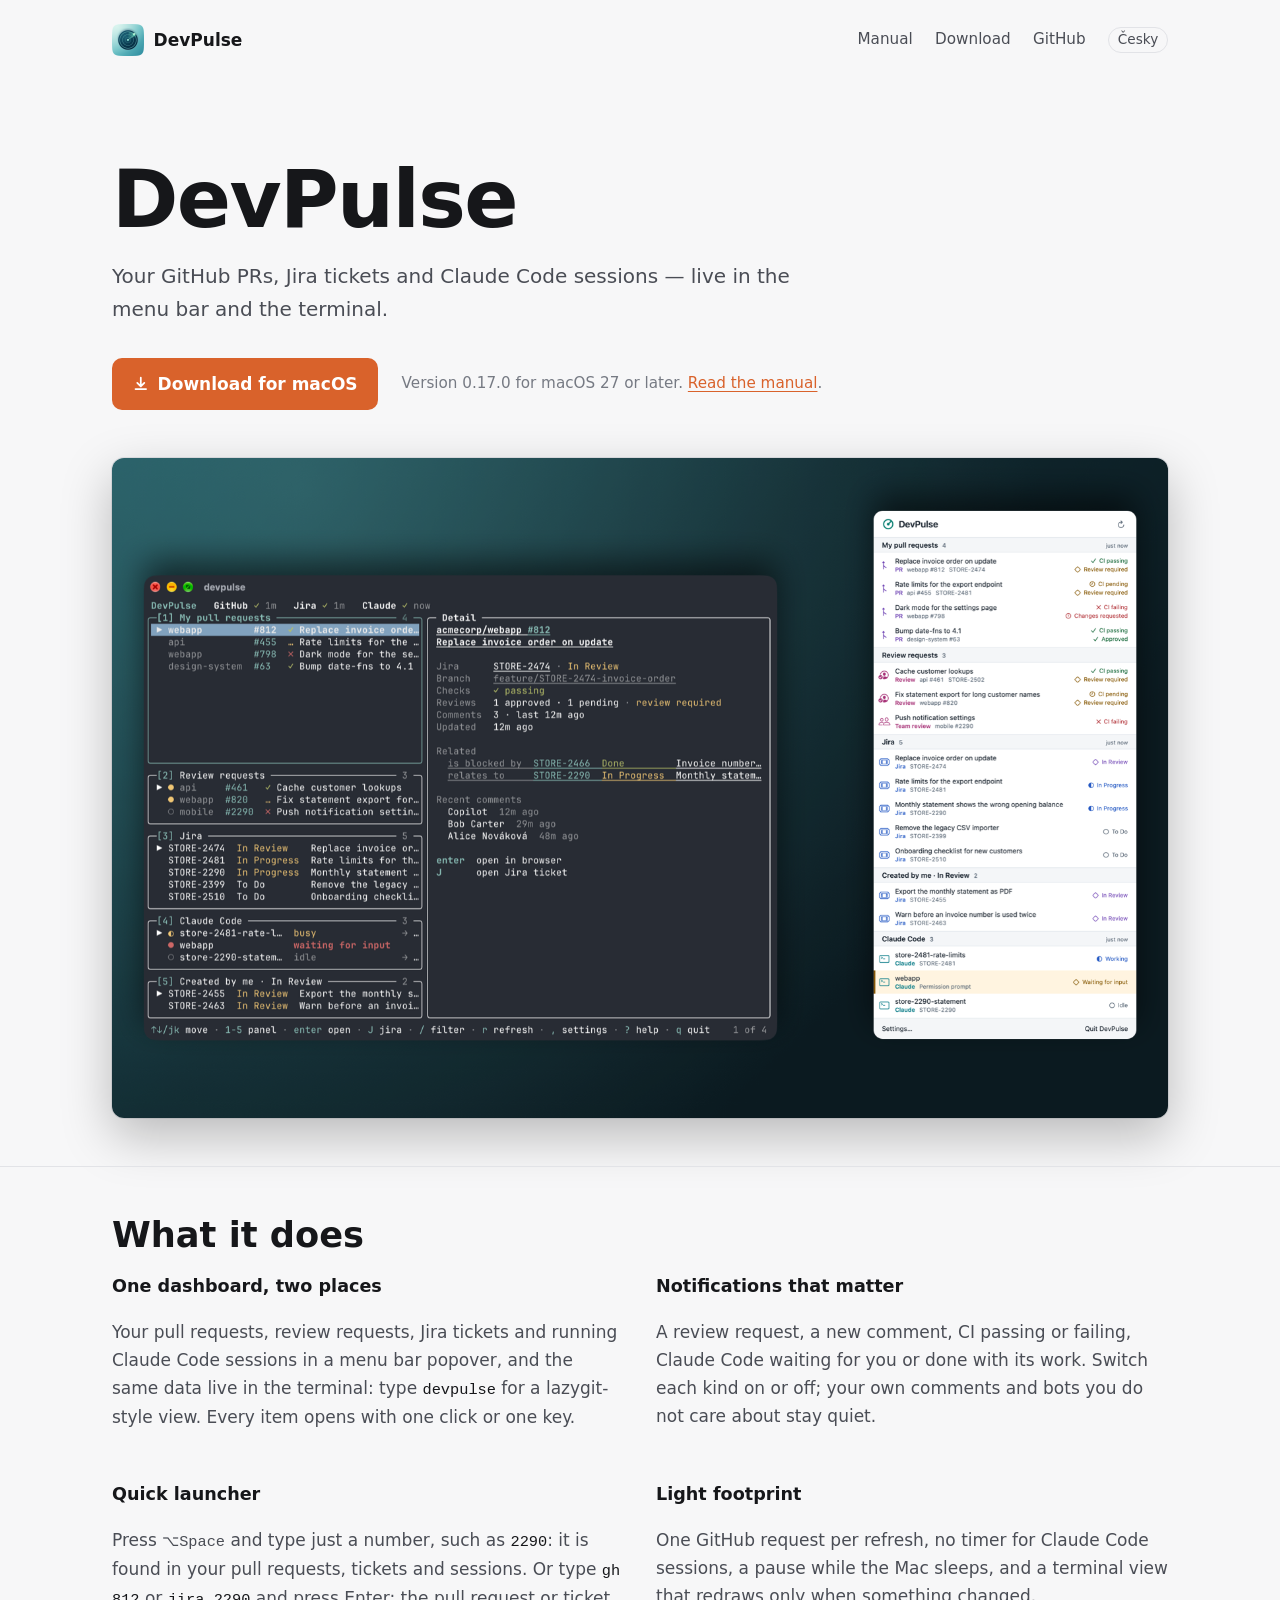
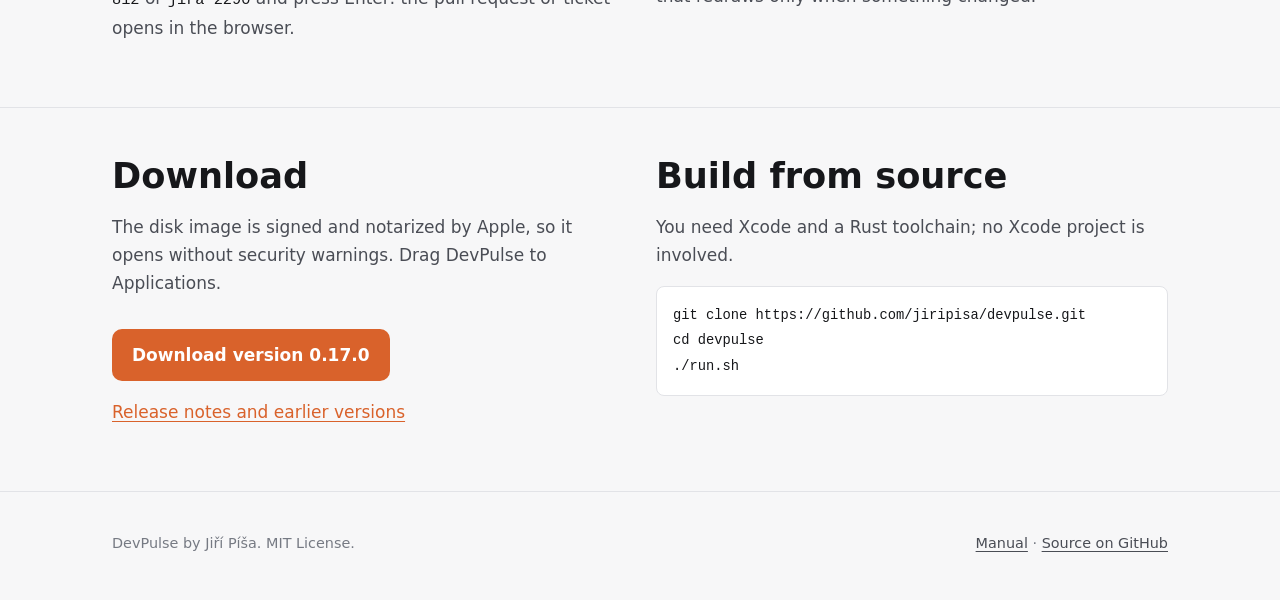
<file: docs/index.html>
<!doctype html>
<html lang="en">
<head>
<meta charset="utf-8">
<meta name="viewport" content="width=device-width, initial-scale=1">
<title>DevPulse for macOS</title>
<meta name="description" content="Your GitHub PRs, Jira tickets and Claude Code sessions — live in the menu bar and the terminal.">
<meta property="og:title" content="DevPulse">
<meta property="og:description" content="Your GitHub PRs, Jira tickets and Claude Code sessions — live in the menu bar and the terminal.">
<meta property="og:image" content="https://jiripisa.github.io/devpulse/assets/og-image.png">
<meta property="og:type" content="website">
<link rel="alternate" hreflang="en" href="https://jiripisa.github.io/devpulse/">
<link rel="alternate" hreflang="cs" href="https://jiripisa.github.io/devpulse/cs/">
<link rel="alternate" hreflang="x-default" href="https://jiripisa.github.io/devpulse/">
<link rel="icon" href="assets/icon.png">
<link rel="stylesheet" href="assets/site.css">
</head>
<body>

<header class="wrap masthead">
  <a class="brand" href="#top"><img src="assets/icon.png" alt="" width="32" height="32">DevPulse</a>
  <nav aria-label="Page">
    <a href="manual.html">Manual</a>
    <a href="#get">Download</a>
    <a href="https://github.com/jiripisa/devpulse">GitHub</a>
    <a class="lang" href="cs/" hreflang="cs" lang="cs">Česky</a>
  </nav>
</header>

<main id="top">
  <div class="wrap hero">
    <h1>DevPulse</h1>
    <p class="lede">Your GitHub PRs, Jira tickets and Claude Code sessions — live in the menu bar and the terminal.</p>
    <div class="actions">
      <a class="button" href="https://github.com/jiripisa/devpulse/releases/download/v0.17.0/DevPulse-0.17.0.dmg">
        <svg viewBox="0 0 20 20" fill="none" stroke="currentColor" stroke-width="2" aria-hidden="true"><path d="M10 3v10m0 0-4-4m4 4 4-4M4 16h12" stroke-linecap="round" stroke-linejoin="round"/></svg>
        Download for macOS
      </a>
      <span class="meta">Version 0.17.0 for macOS 27 or later. <a href="manual.html">Read the manual</a>.</span>
    </div>
    <figure class="shot">
      <img src="assets/hero.png" alt="The devpulse terminal dashboard and the DevPulse menu bar popover, showing example pull requests, Jira tickets and Claude Code sessions" width="1600" height="1000">
    </figure>
  </div>

  <section id="features">
    <div class="wrap">
      <h2>What it does</h2>
      <div class="grid features">
        <div>
          <h3>One dashboard, two places</h3>
          <p>Your pull requests, review requests, Jira tickets and running Claude Code
          sessions in a menu bar popover, and the same data live in the terminal: type
          <code>devpulse</code> for a lazygit-style view. Every item opens with one click
          or one key.</p>
        </div>
        <div>
          <h3>Notifications that matter</h3>
          <p>A review request, a new comment, CI passing or failing, Claude Code waiting
          for you or done with its work. Switch each kind on or off; your own comments and
          bots you do not care about stay quiet.</p>
        </div>
        <div>
          <h3>Quick launcher</h3>
          <p>Press <kbd>⌥</kbd><kbd>Space</kbd> and type just a number, such as
          <code>2290</code>: it is found in your pull requests, tickets and sessions. Or type
          <code>gh 812</code> or <code>jira 2290</code> and press Enter: the pull request or
          ticket opens in the browser.</p>
        </div>
        <div>
          <h3>Light footprint</h3>
          <p>One GitHub request per refresh, no timer for Claude Code sessions, a pause
          while the Mac sleeps, and a terminal view that redraws only when something
          changed.</p>
        </div>
      </div>
    </div>
  </section>

  <section id="get">
    <div class="wrap grid">
      <div>
        <h2>Download</h2>
        <p>The disk image is signed and notarized by Apple, so it opens without
        security warnings. Drag DevPulse to Applications.</p>
        <div class="actions">
          <a class="button" href="https://github.com/jiripisa/devpulse/releases/download/v0.17.0/DevPulse-0.17.0.dmg">Download version 0.17.0</a>
        </div>
        <p><a href="https://github.com/jiripisa/devpulse/releases">Release notes and earlier versions</a></p>
      </div>
      <div>
        <h2>Build from source</h2>
        <p>You need Xcode and a Rust toolchain; no Xcode project is involved.</p>
<pre><code>git clone https://github.com/jiripisa/devpulse.git
cd devpulse
./run.sh</code></pre>
      </div>
    </div>
  </section>
</main>

<footer>
  <div class="wrap">
    <span>DevPulse by Jiří Píša. MIT License.</span>
    <span><a href="manual.html">Manual</a> · <a href="https://github.com/jiripisa/devpulse">Source on GitHub</a></span>
  </div>
</footer>

</body>
</html>
</file>
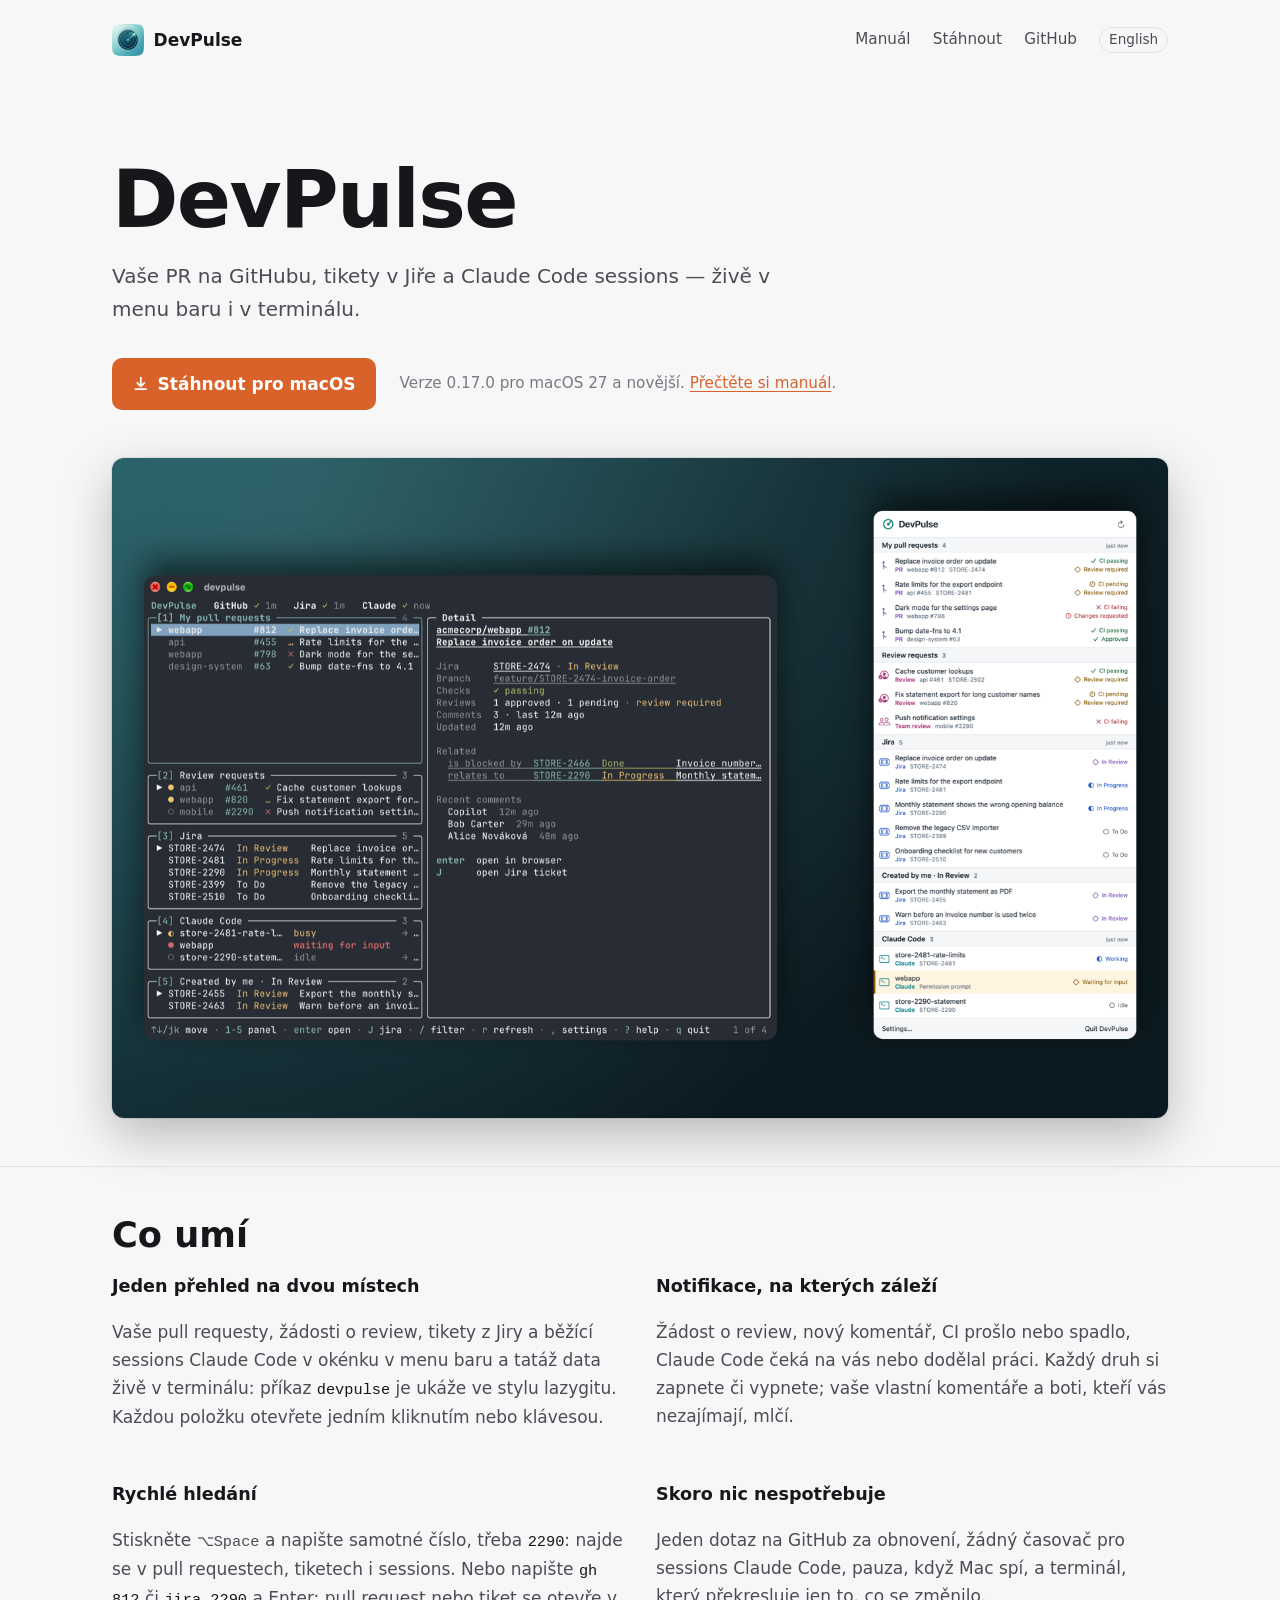
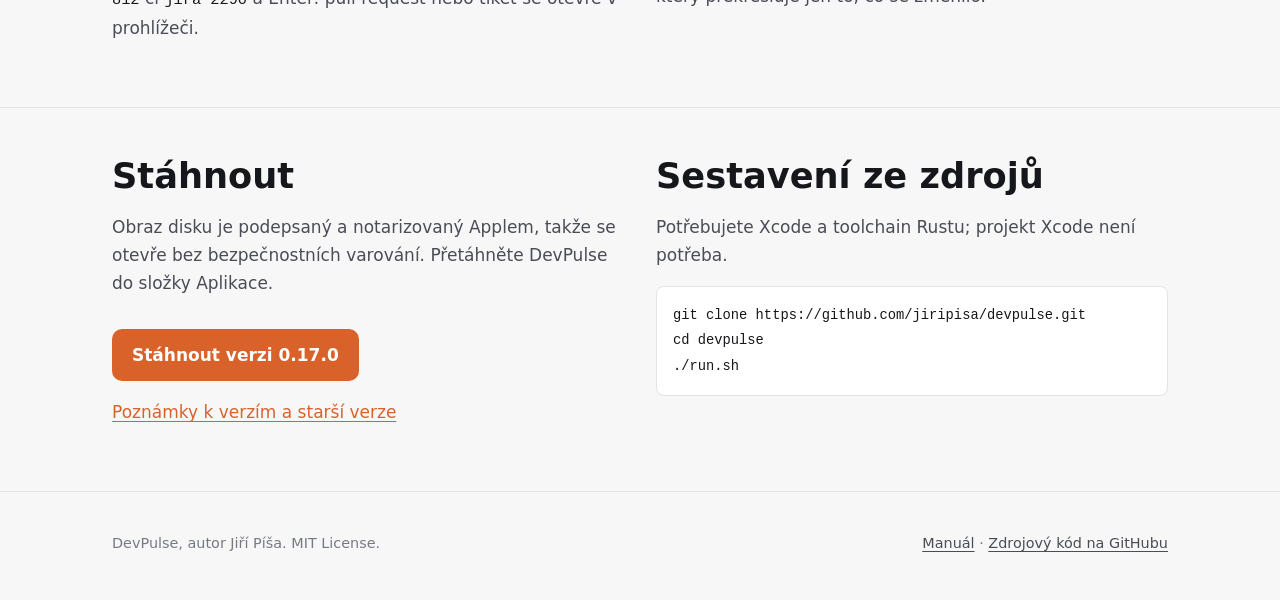
<file: docs/cs/index.html>
<!doctype html>
<html lang="cs">
<head>
<meta charset="utf-8">
<meta name="viewport" content="width=device-width, initial-scale=1">
<title>DevPulse pro macOS</title>
<meta name="description" content="Vaše PR na GitHubu, tikety v Jiře a Claude Code sessions — živě v menu baru i v terminálu.">
<meta property="og:title" content="DevPulse">
<meta property="og:description" content="Vaše PR na GitHubu, tikety v Jiře a Claude Code sessions — živě v menu baru i v terminálu.">
<meta property="og:image" content="https://jiripisa.github.io/devpulse/assets/og-image.png">
<meta property="og:type" content="website">
<link rel="alternate" hreflang="en" href="https://jiripisa.github.io/devpulse/">
<link rel="alternate" hreflang="cs" href="https://jiripisa.github.io/devpulse/cs/">
<link rel="alternate" hreflang="x-default" href="https://jiripisa.github.io/devpulse/">
<link rel="icon" href="../assets/icon.png">
<link rel="stylesheet" href="../assets/site.css">
</head>
<body>

<header class="wrap masthead">
  <a class="brand" href="#top"><img src="../assets/icon.png" alt="" width="32" height="32">DevPulse</a>
  <nav aria-label="Stránka">
    <a href="manual.html">Manuál</a>
    <a href="#get">Stáhnout</a>
    <a href="https://github.com/jiripisa/devpulse">GitHub</a>
    <a class="lang" href="../" hreflang="en" lang="en">English</a>
  </nav>
</header>

<main id="top">
  <div class="wrap hero">
    <h1>DevPulse</h1>
    <p class="lede">Vaše PR na GitHubu, tikety v Jiře a Claude Code sessions — živě v menu baru i v terminálu.</p>
    <div class="actions">
      <a class="button" href="https://github.com/jiripisa/devpulse/releases/download/v0.17.0/DevPulse-0.17.0.dmg">
        <svg viewBox="0 0 20 20" fill="none" stroke="currentColor" stroke-width="2" aria-hidden="true"><path d="M10 3v10m0 0-4-4m4 4 4-4M4 16h12" stroke-linecap="round" stroke-linejoin="round"/></svg>
        Stáhnout pro macOS
      </a>
      <span class="meta">Verze 0.17.0 pro macOS 27 a novější. <a href="manual.html">Přečtěte si manuál</a>.</span>
    </div>
    <figure class="shot">
      <img src="../assets/hero.png" alt="Přehled devpulse v terminálu a okénko DevPulse z menu baru s ukázkovými pull requesty, tikety z Jiry a sessions Claude Code" width="1600" height="1000">
    </figure>
  </div>

  <section id="features">
    <div class="wrap">
      <h2>Co umí</h2>
      <div class="grid features">
        <div>
          <h3>Jeden přehled na dvou místech</h3>
          <p>Vaše pull requesty, žádosti o review, tikety z Jiry a běžící sessions Claude
          Code v okénku v menu baru a tatáž data živě v terminálu: příkaz
          <code>devpulse</code> je ukáže ve stylu lazygitu. Každou položku otevřete jedním
          kliknutím nebo klávesou.</p>
        </div>
        <div>
          <h3>Notifikace, na kterých záleží</h3>
          <p>Žádost o review, nový komentář, CI prošlo nebo spadlo, Claude Code čeká na
          vás nebo dodělal práci. Každý druh si zapnete či vypnete; vaše vlastní komentáře
          a boti, kteří vás nezajímají, mlčí.</p>
        </div>
        <div>
          <h3>Rychlé hledání</h3>
          <p>Stiskněte <kbd>⌥</kbd><kbd>Space</kbd> a napište samotné číslo, třeba
          <code>2290</code>: najde se v pull requestech, tiketech i sessions. Nebo napište
          <code>gh 812</code> či <code>jira 2290</code> a Enter: pull request nebo tiket se
          otevře v prohlížeči.</p>
        </div>
        <div>
          <h3>Skoro nic nespotřebuje</h3>
          <p>Jeden dotaz na GitHub za obnovení, žádný časovač pro sessions Claude Code,
          pauza, když Mac spí, a terminál, který překresluje jen to, co se změnilo.</p>
        </div>
      </div>
    </div>
  </section>

  <section id="get">
    <div class="wrap grid">
      <div>
        <h2>Stáhnout</h2>
        <p>Obraz disku je podepsaný a notarizovaný Applem, takže se otevře bez
        bezpečnostních varování. Přetáhněte DevPulse do složky Aplikace.</p>
        <div class="actions">
          <a class="button" href="https://github.com/jiripisa/devpulse/releases/download/v0.17.0/DevPulse-0.17.0.dmg">Stáhnout verzi 0.17.0</a>
        </div>
        <p><a href="https://github.com/jiripisa/devpulse/releases">Poznámky k verzím a starší verze</a></p>
      </div>
      <div>
        <h2>Sestavení ze zdrojů</h2>
        <p>Potřebujete Xcode a toolchain Rustu; projekt Xcode není potřeba.</p>
<pre><code>git clone https://github.com/jiripisa/devpulse.git
cd devpulse
./run.sh</code></pre>
      </div>
    </div>
  </section>
</main>

<footer>
  <div class="wrap">
    <span>DevPulse, autor Jiří Píša. MIT License.</span>
    <span><a href="manual.html">Manuál</a> · <a href="https://github.com/jiripisa/devpulse">Zdrojový kód na GitHubu</a></span>
  </div>
</footer>

</body>
</html>
</file>
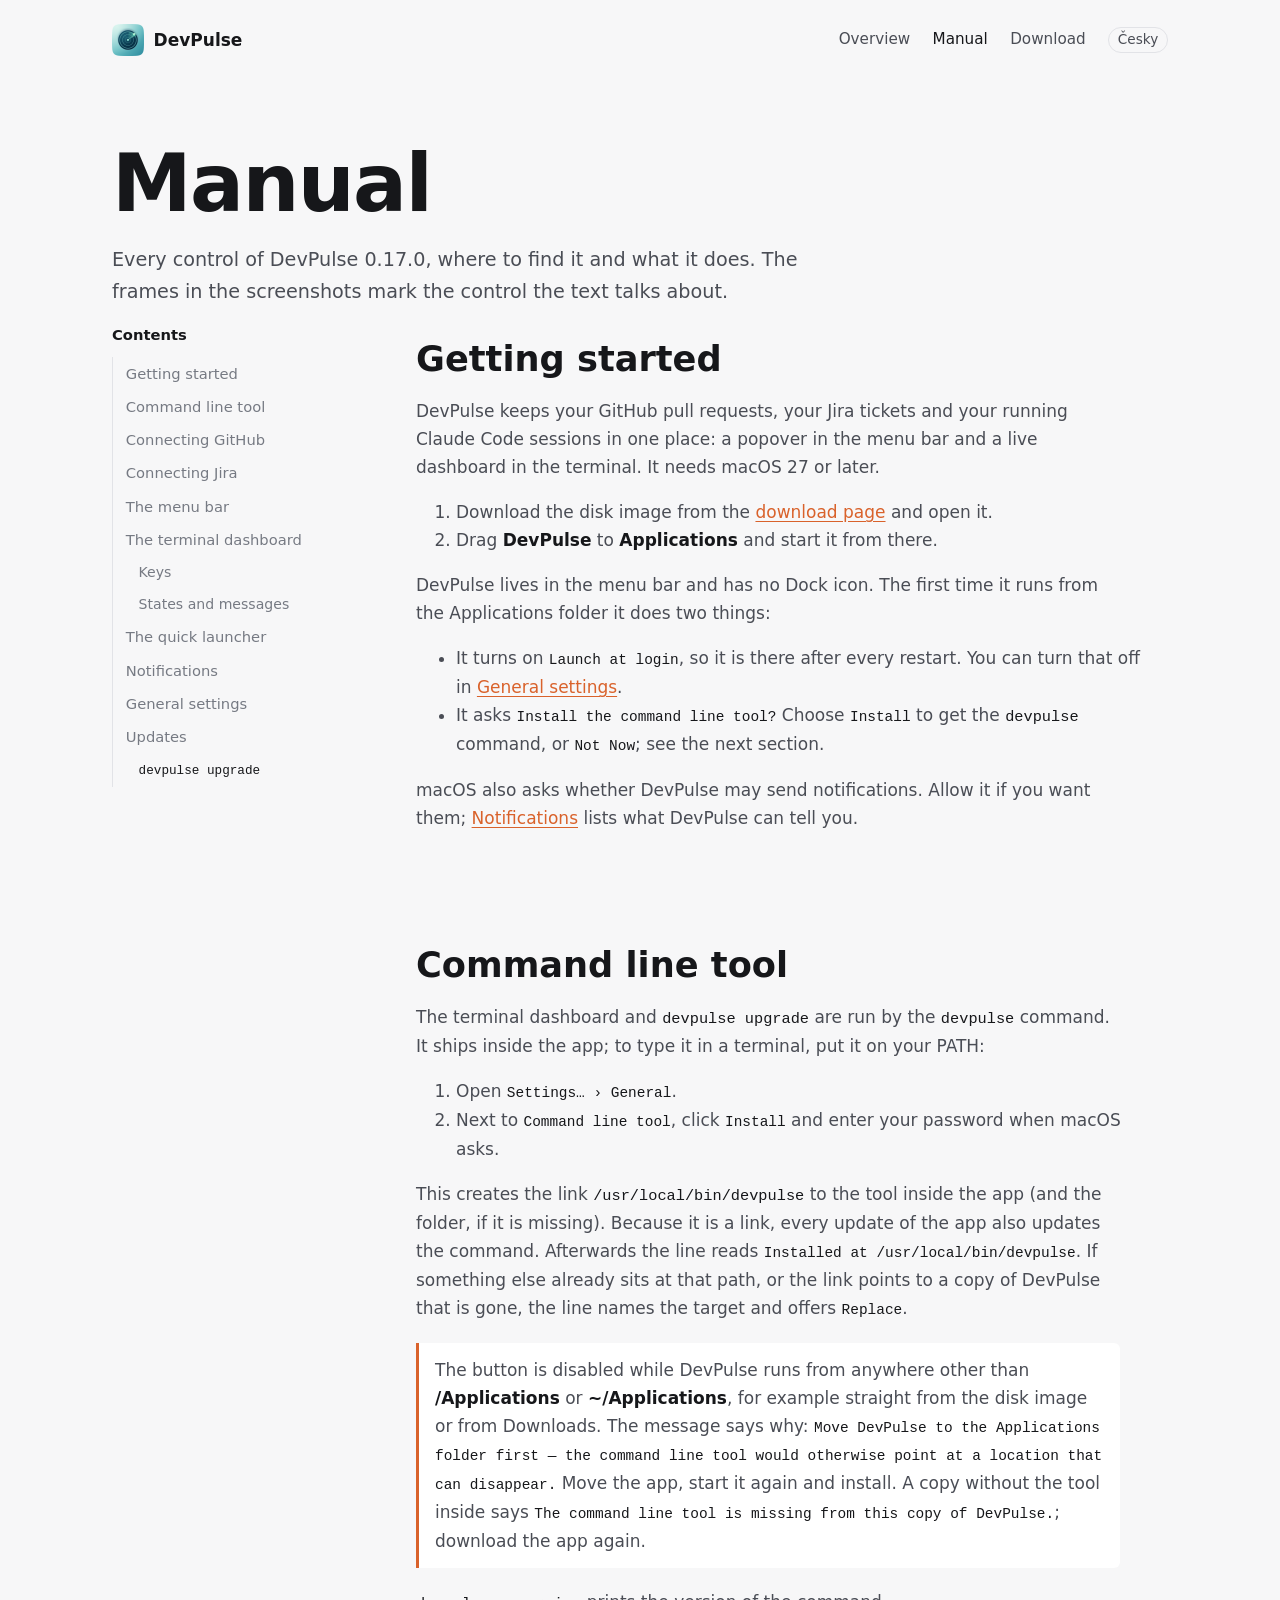
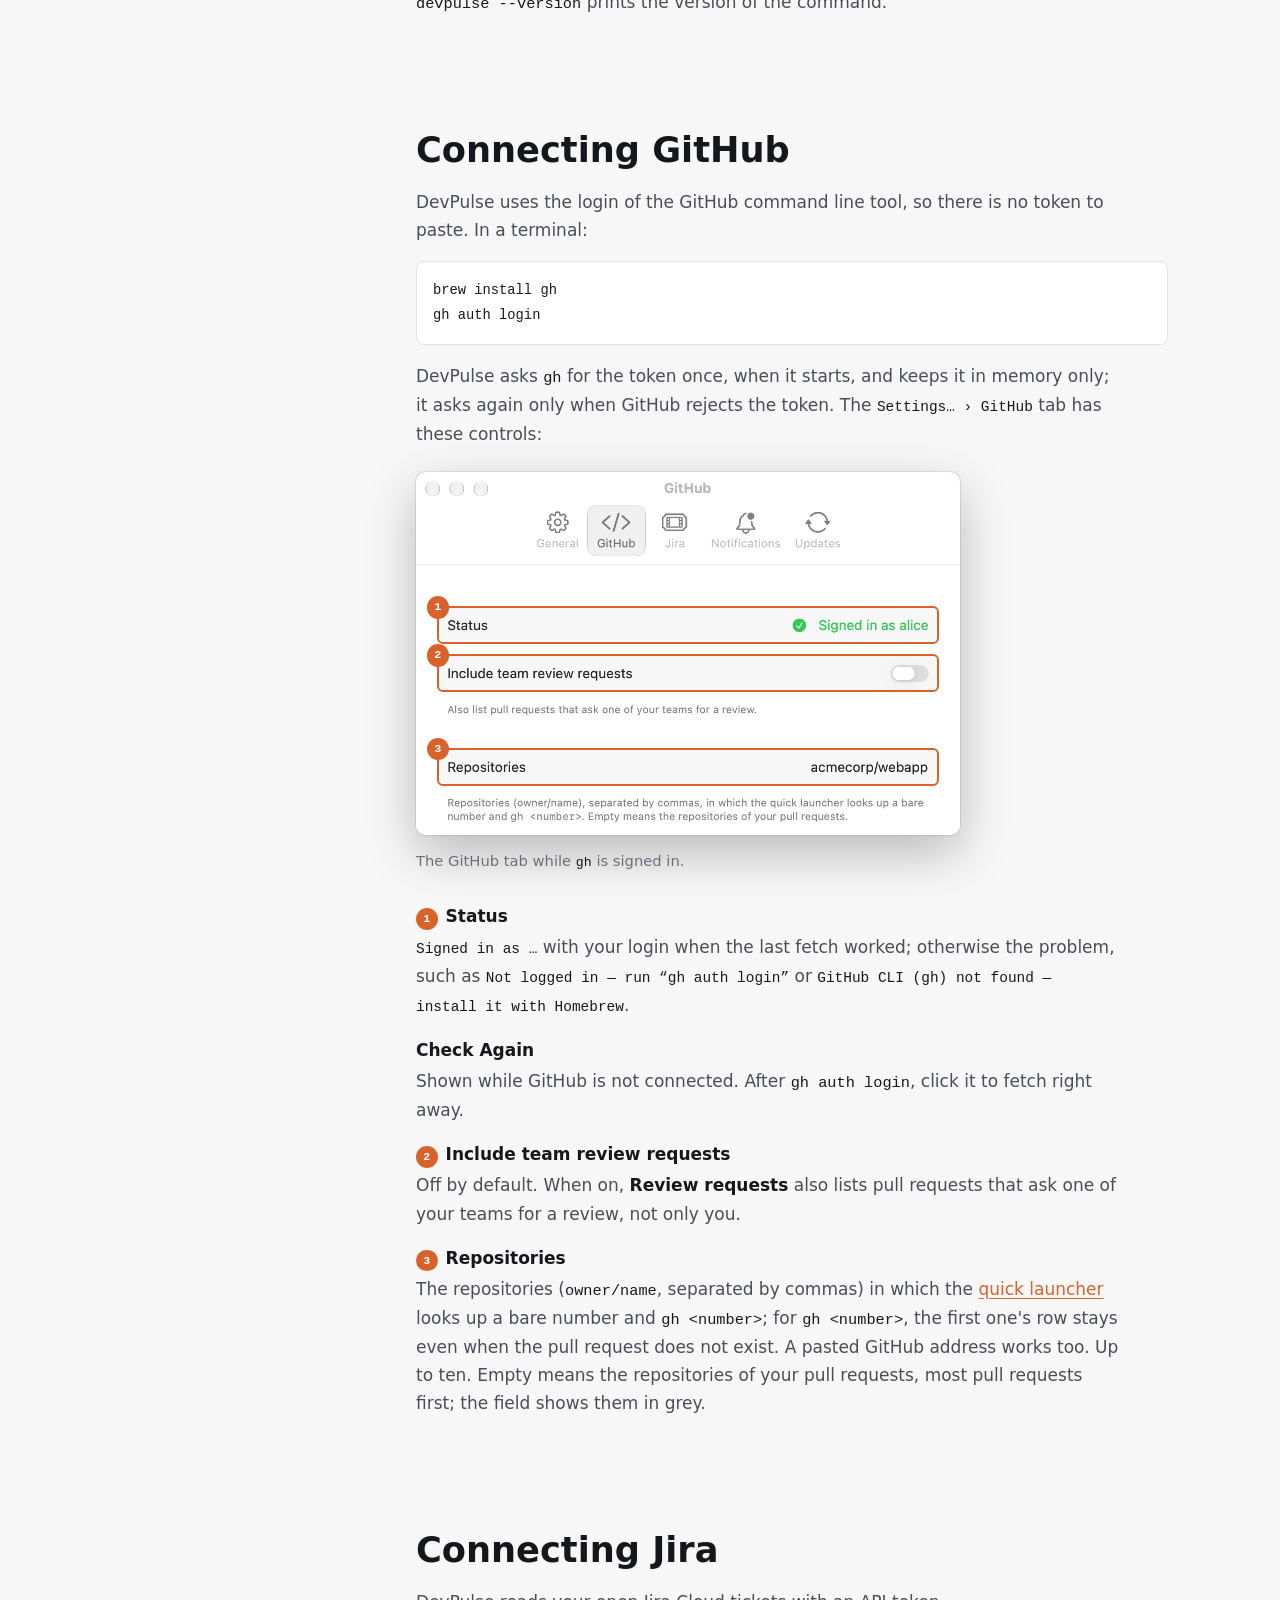
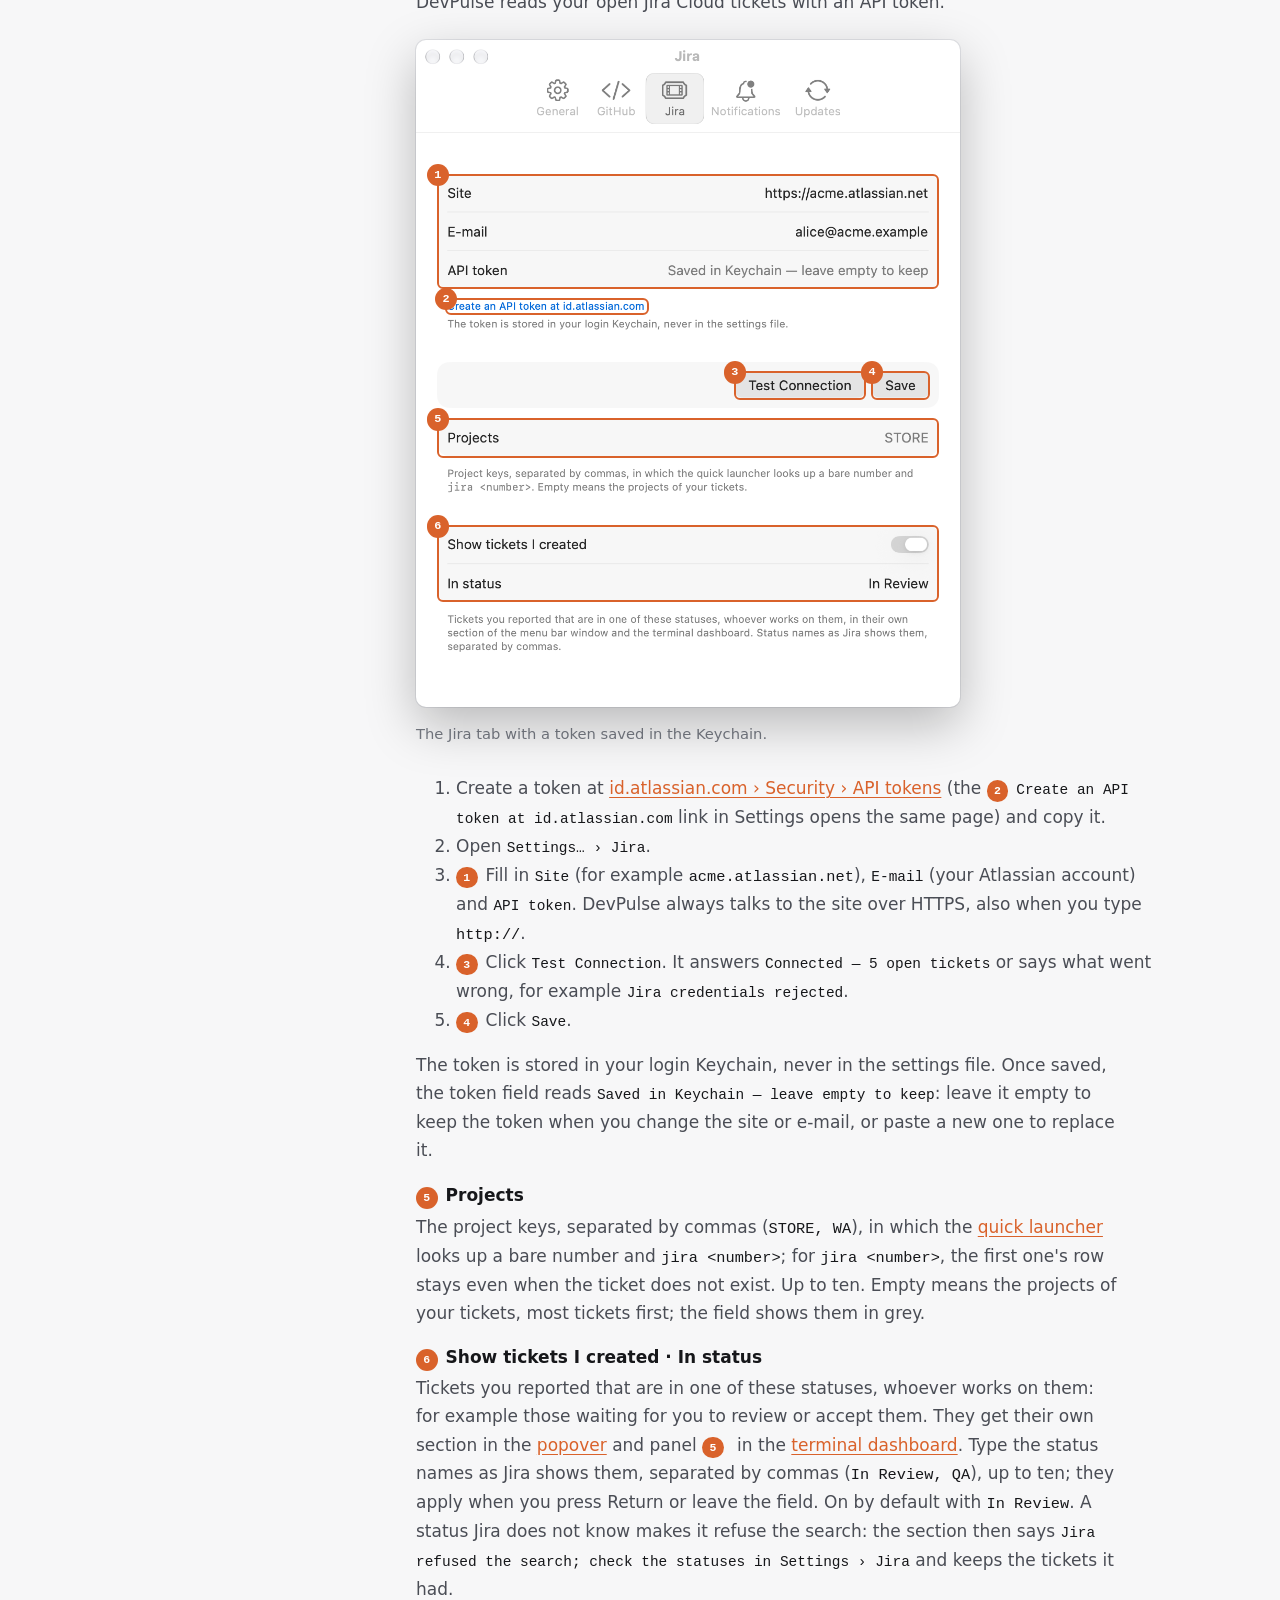
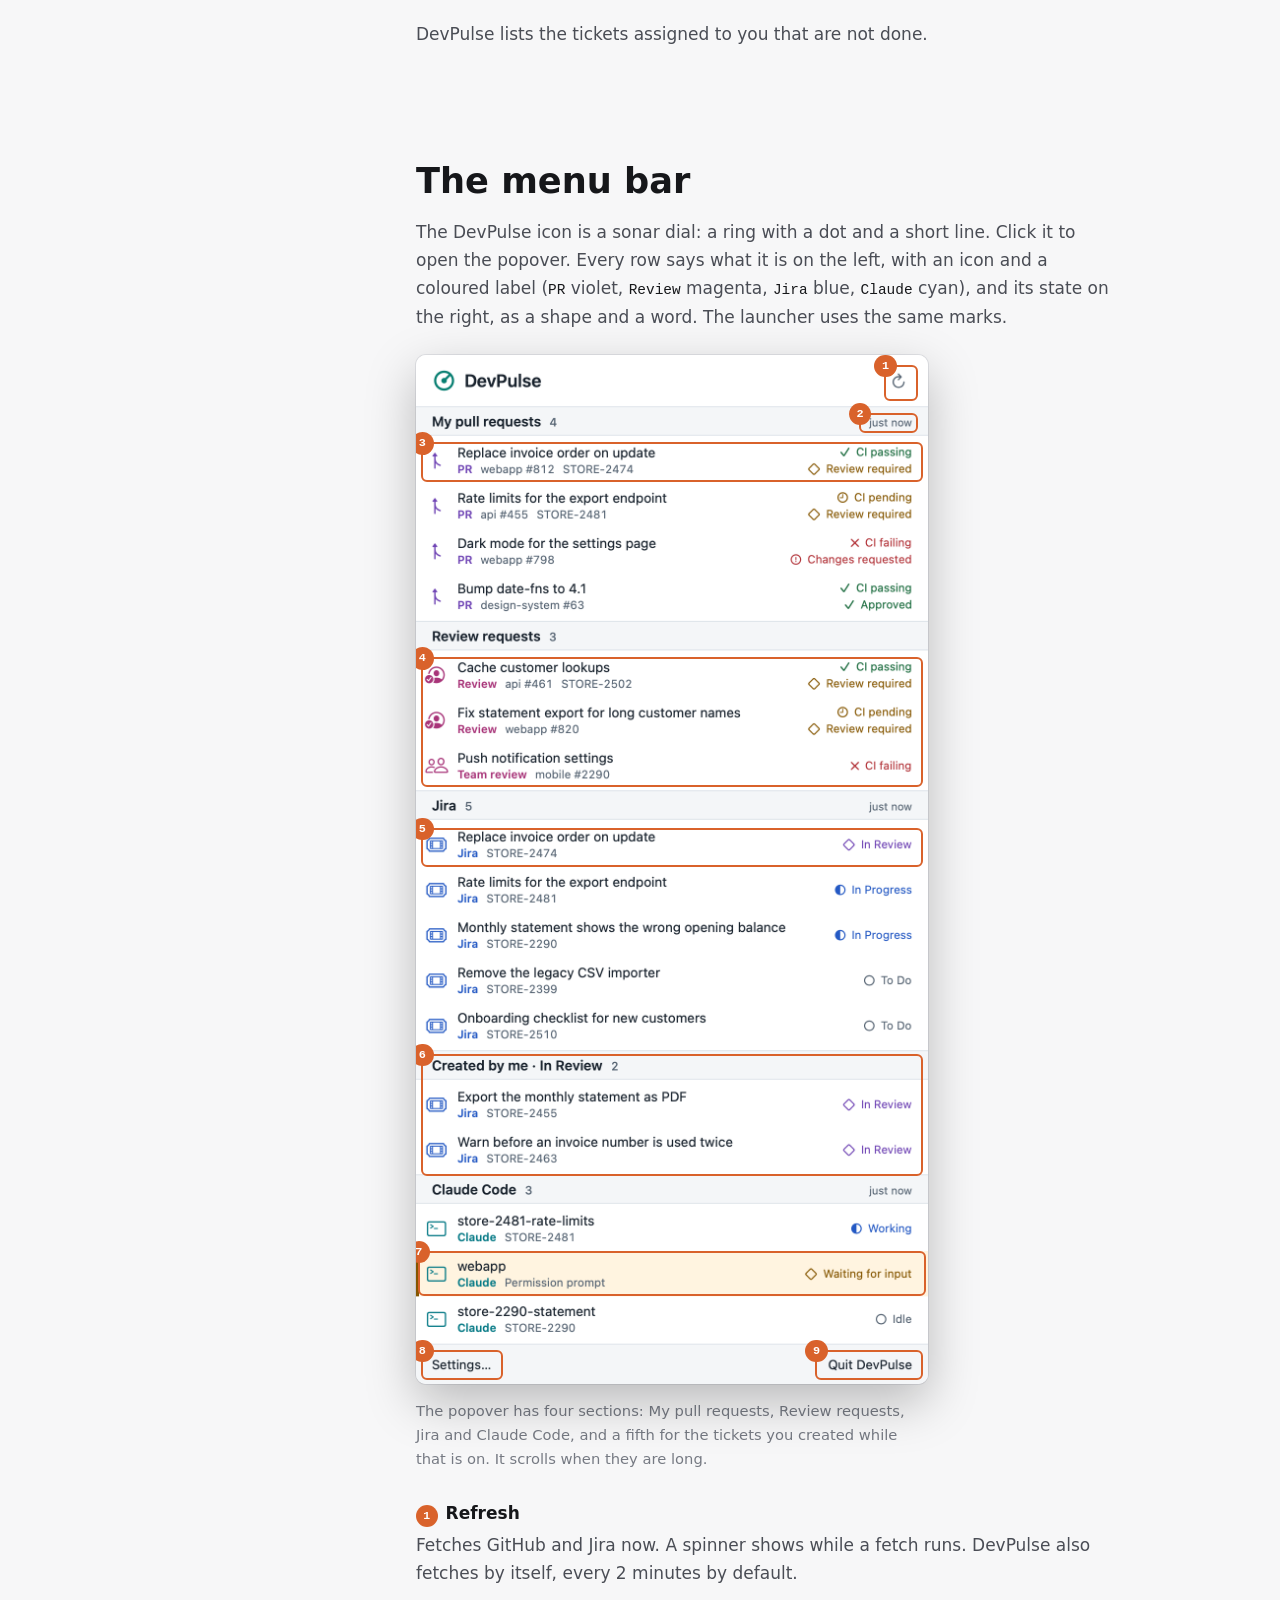
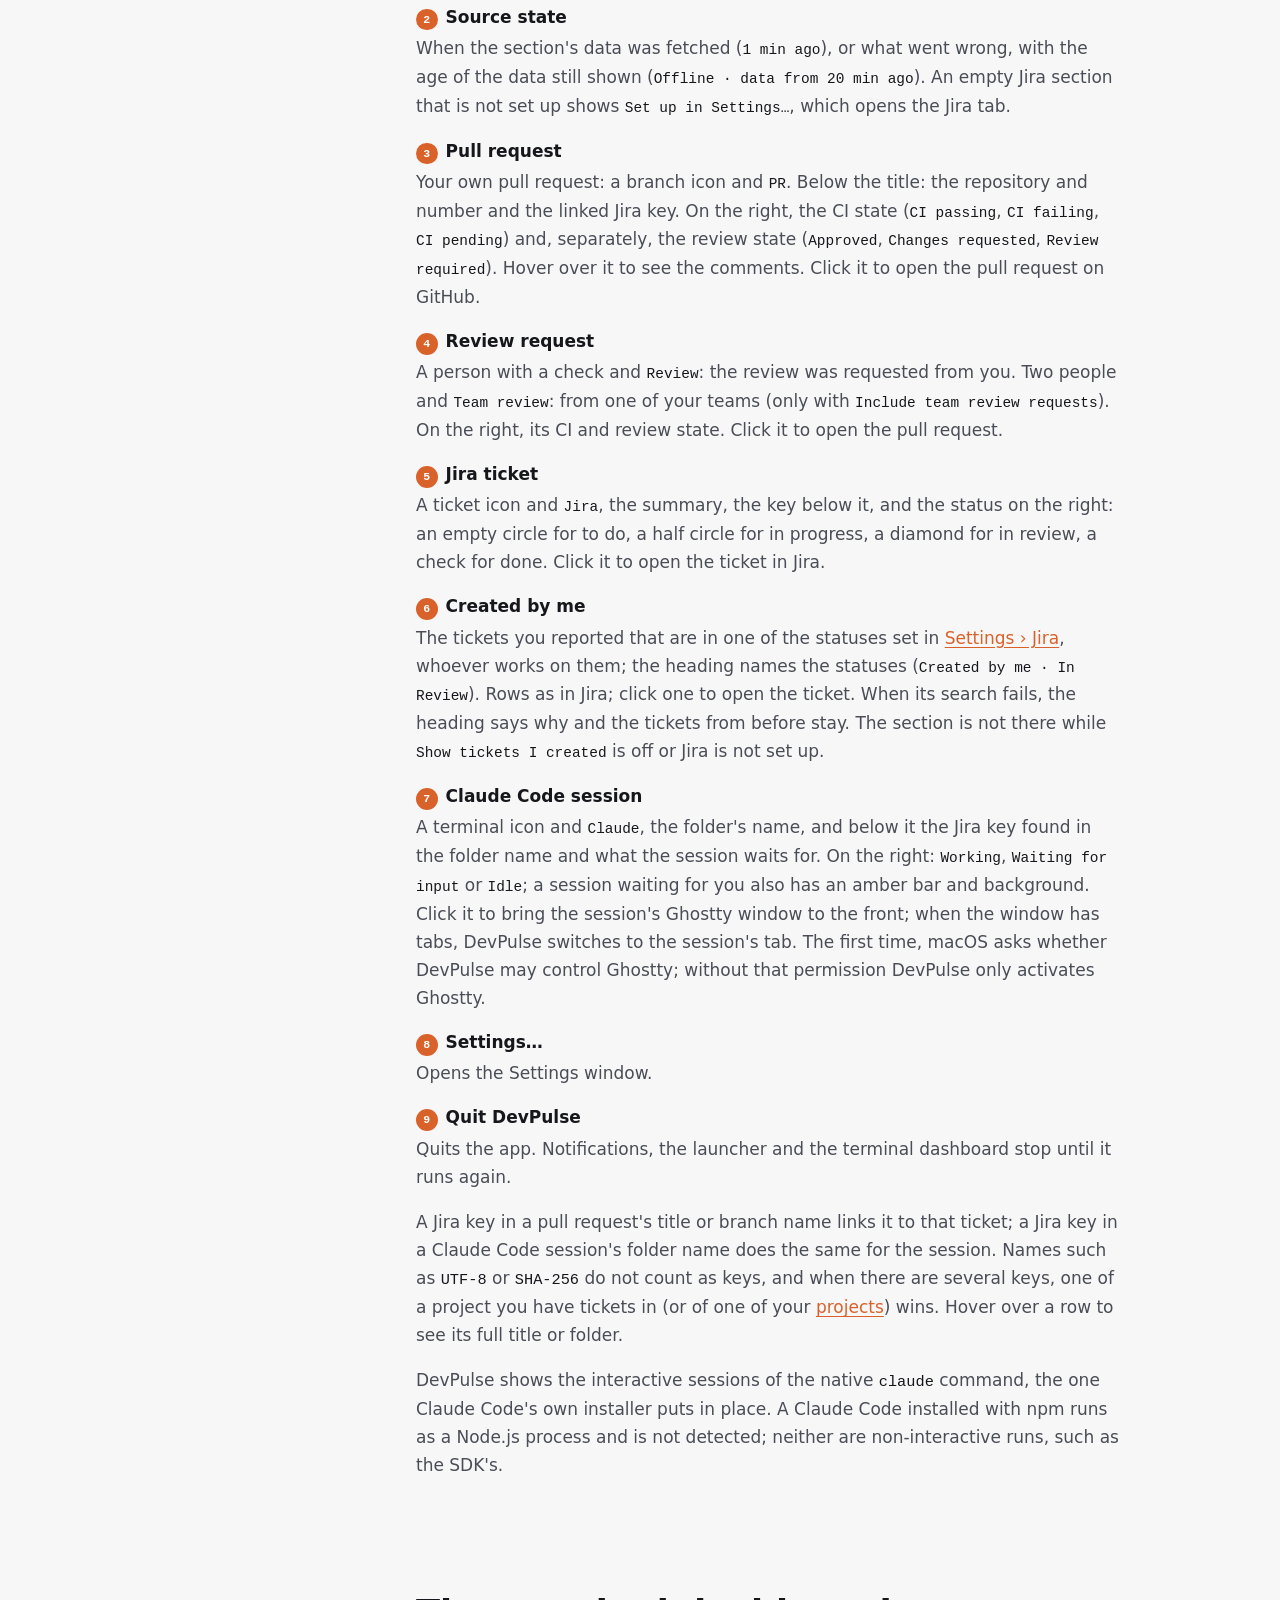
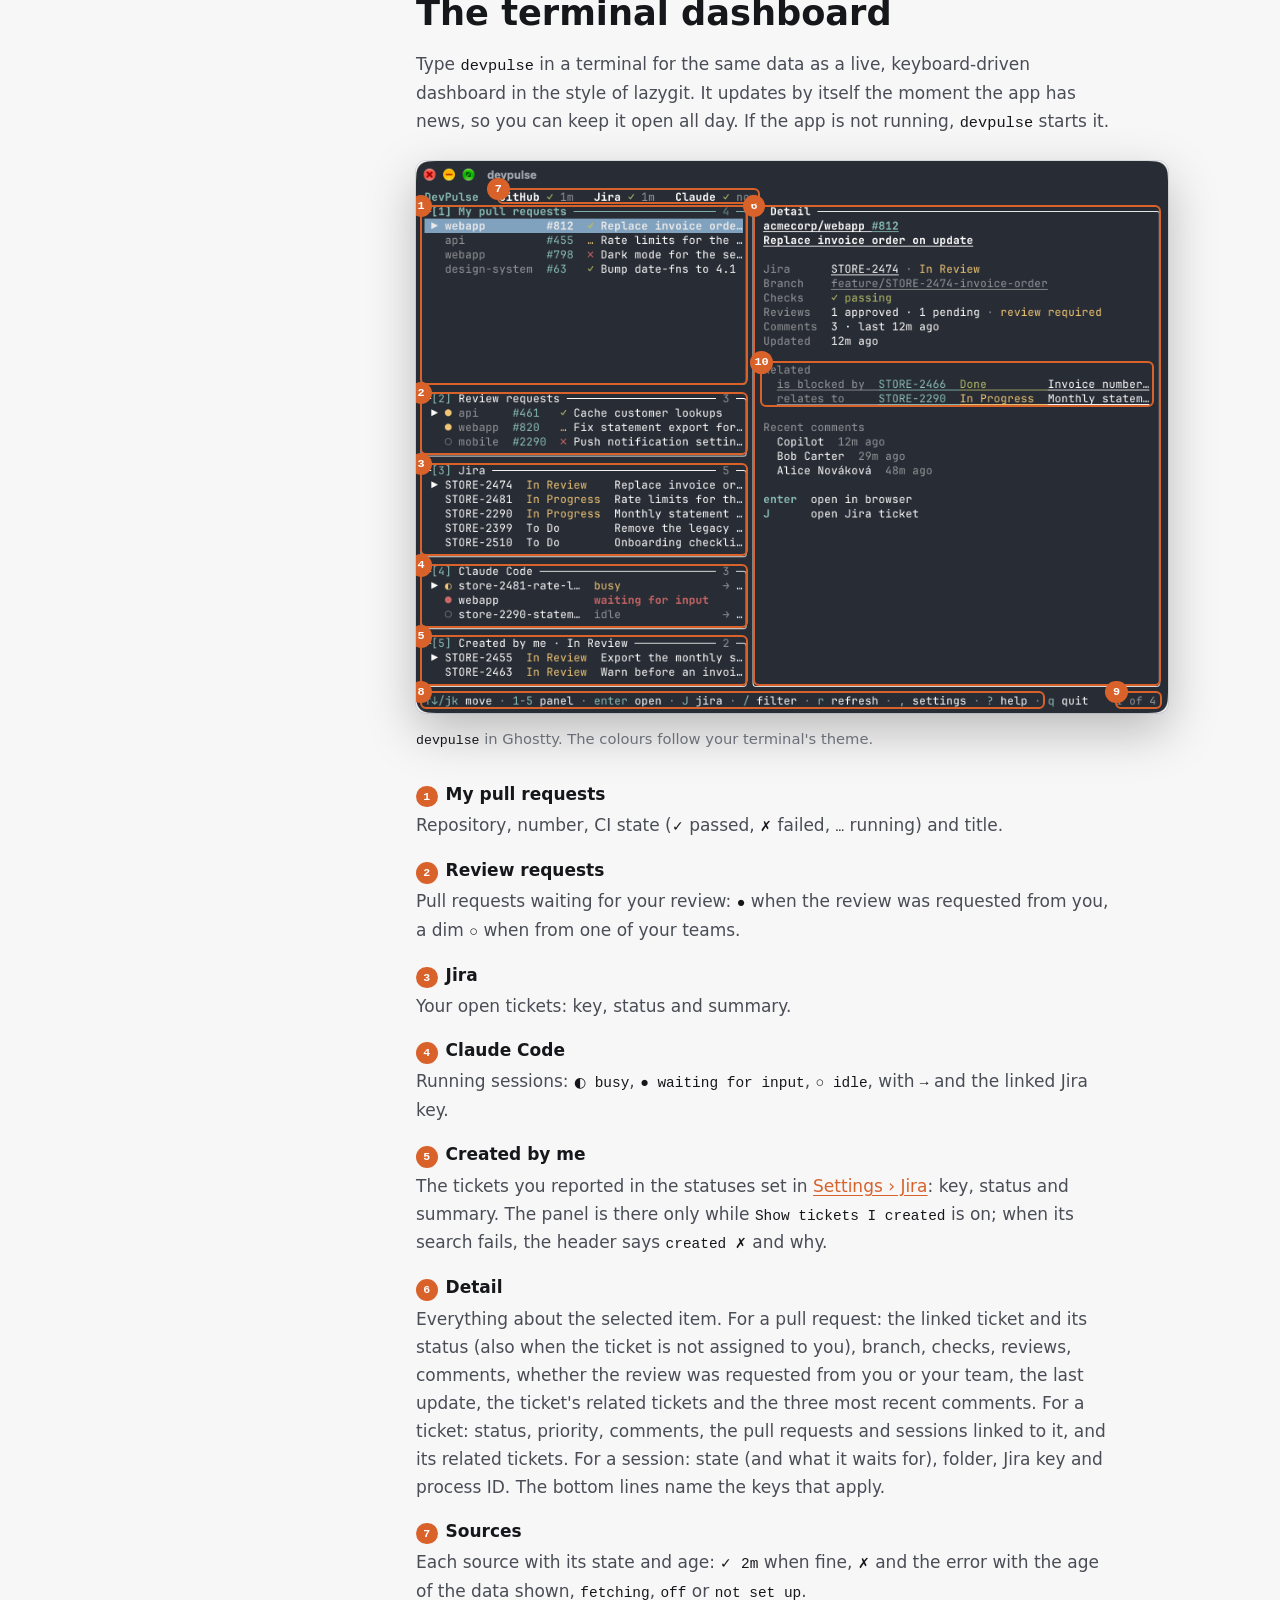
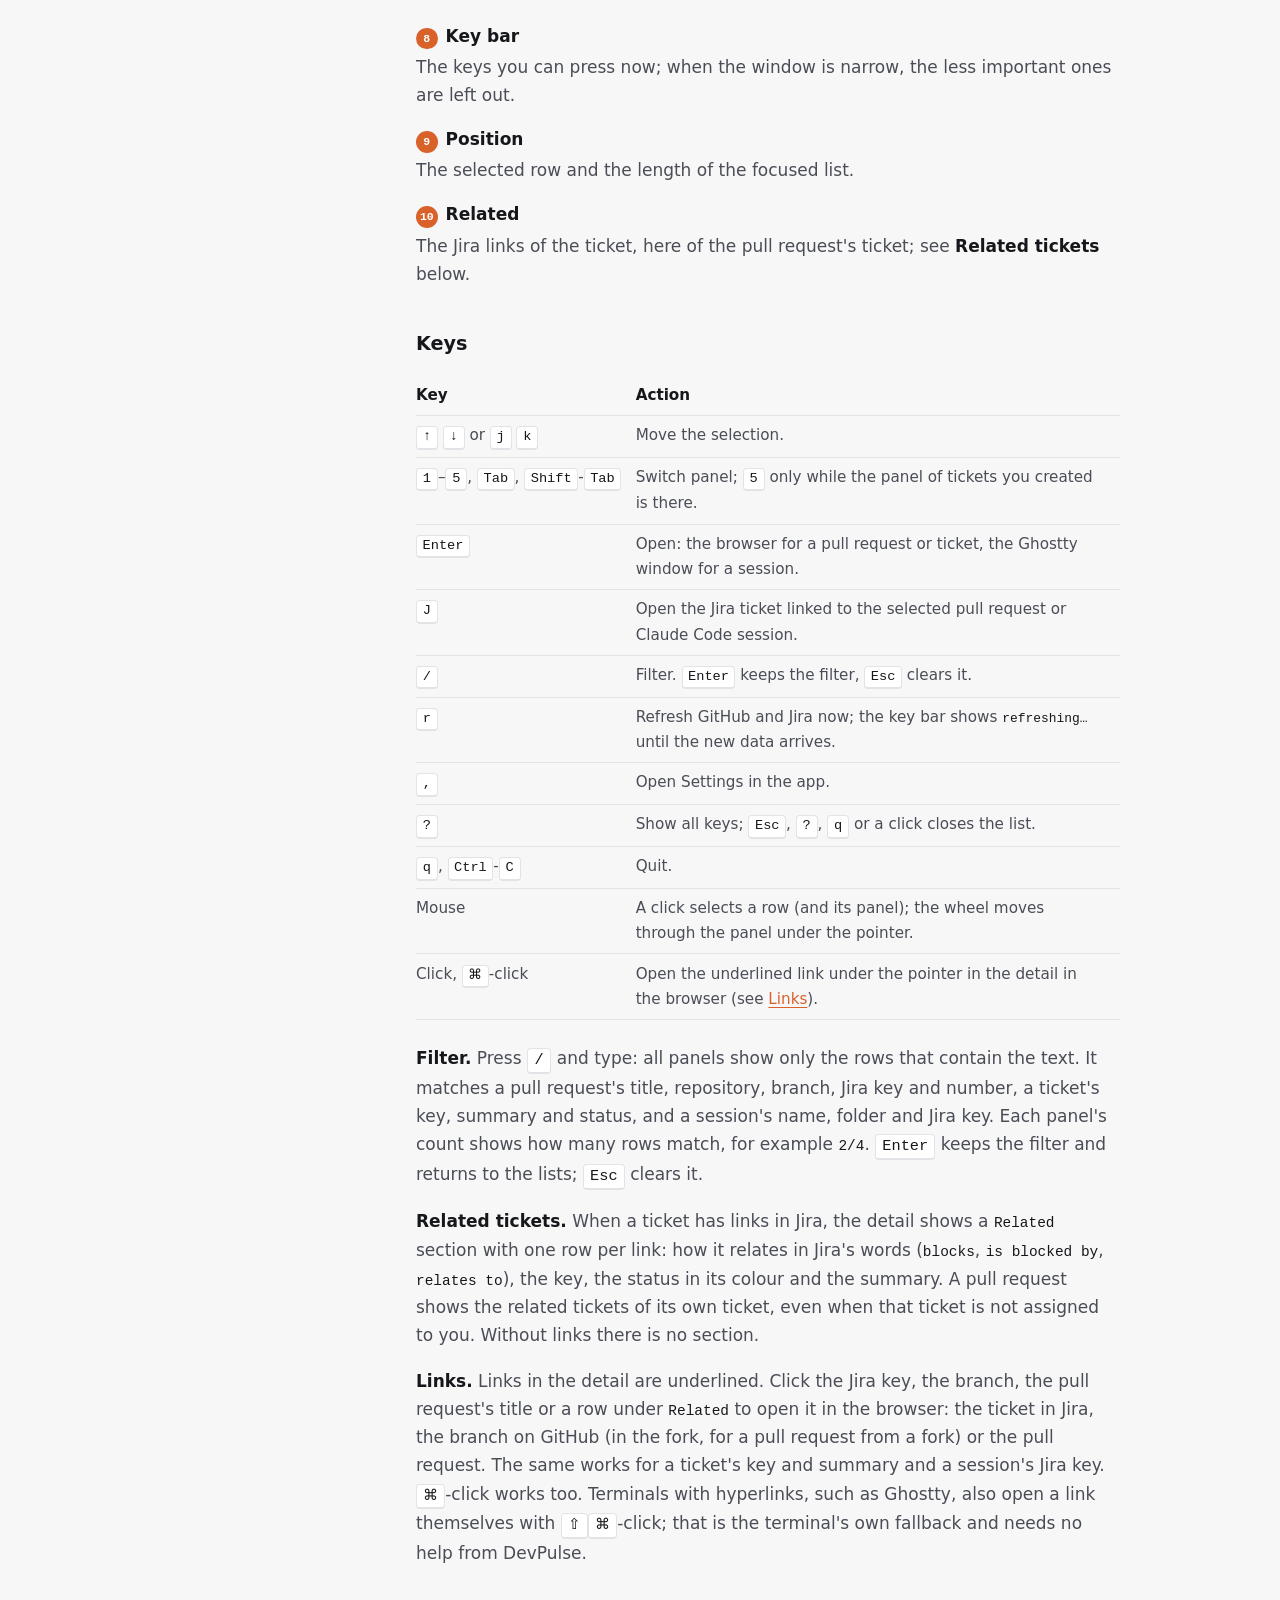
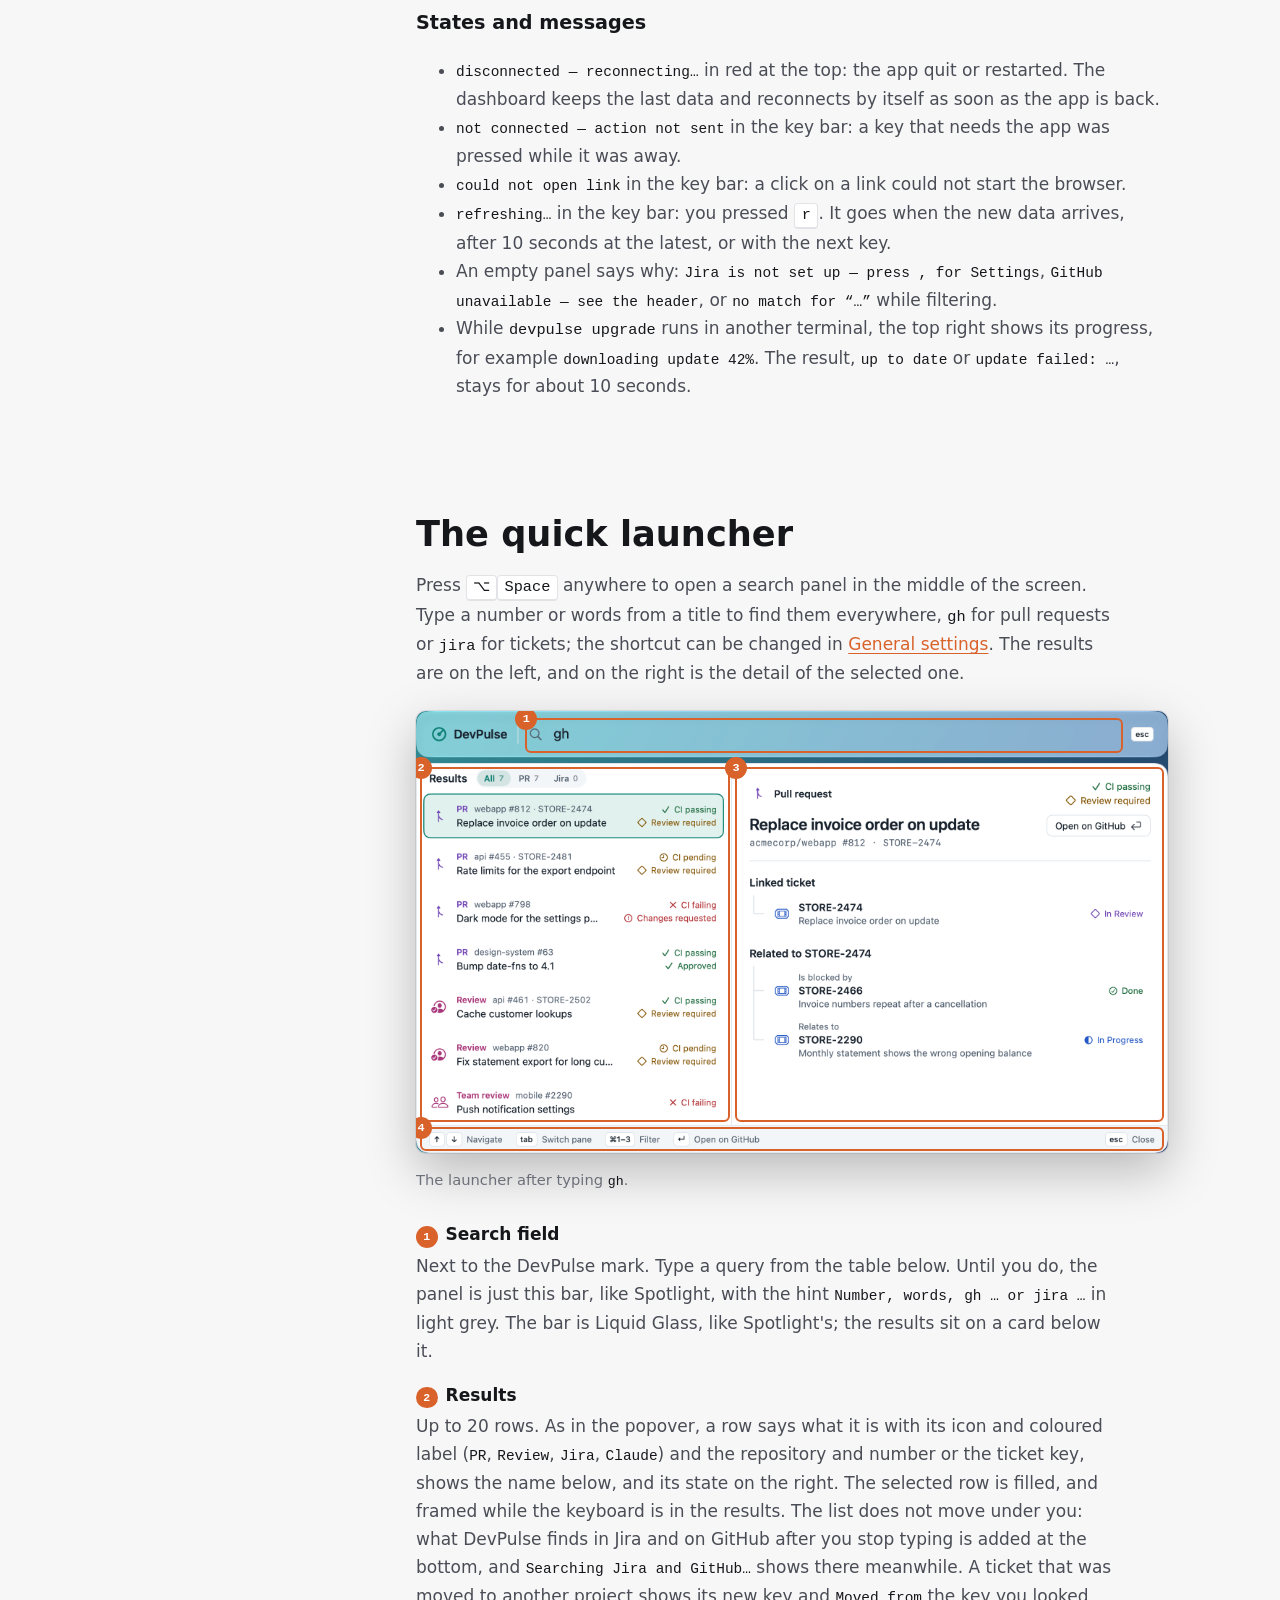
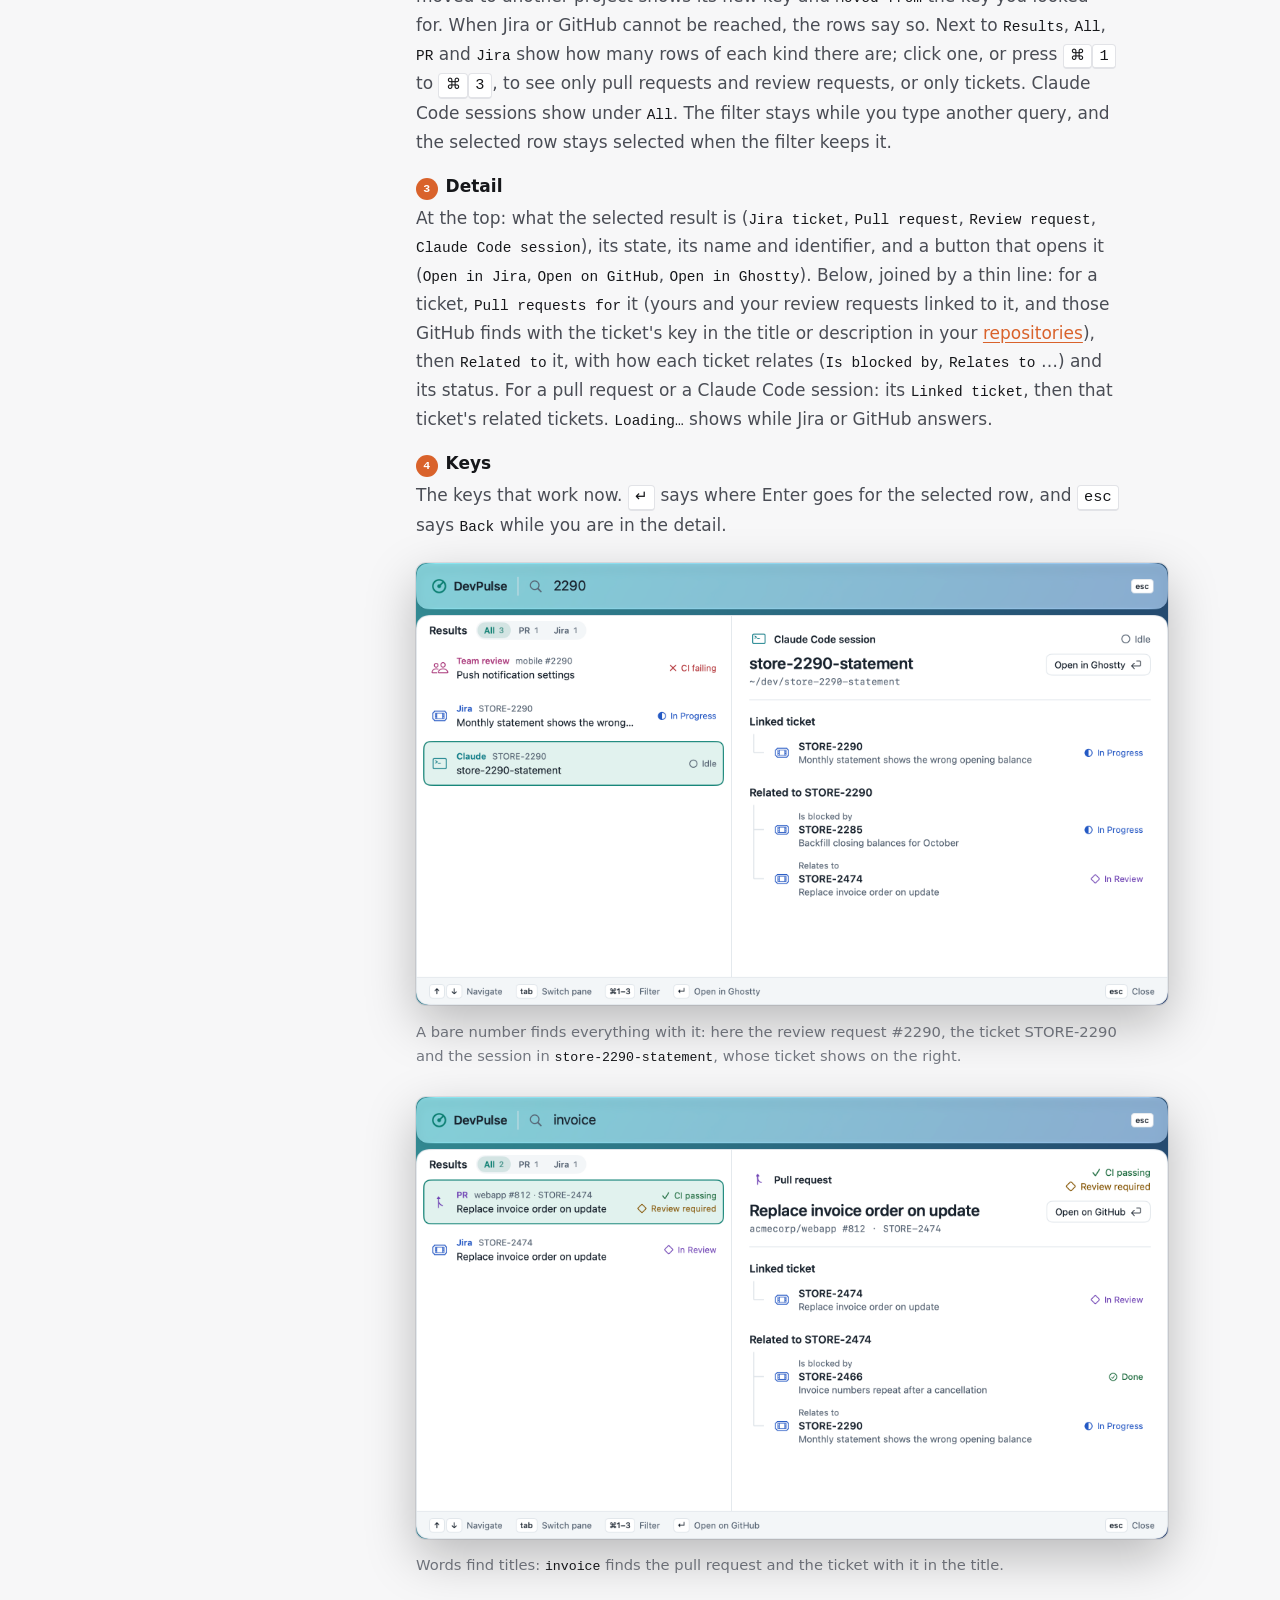
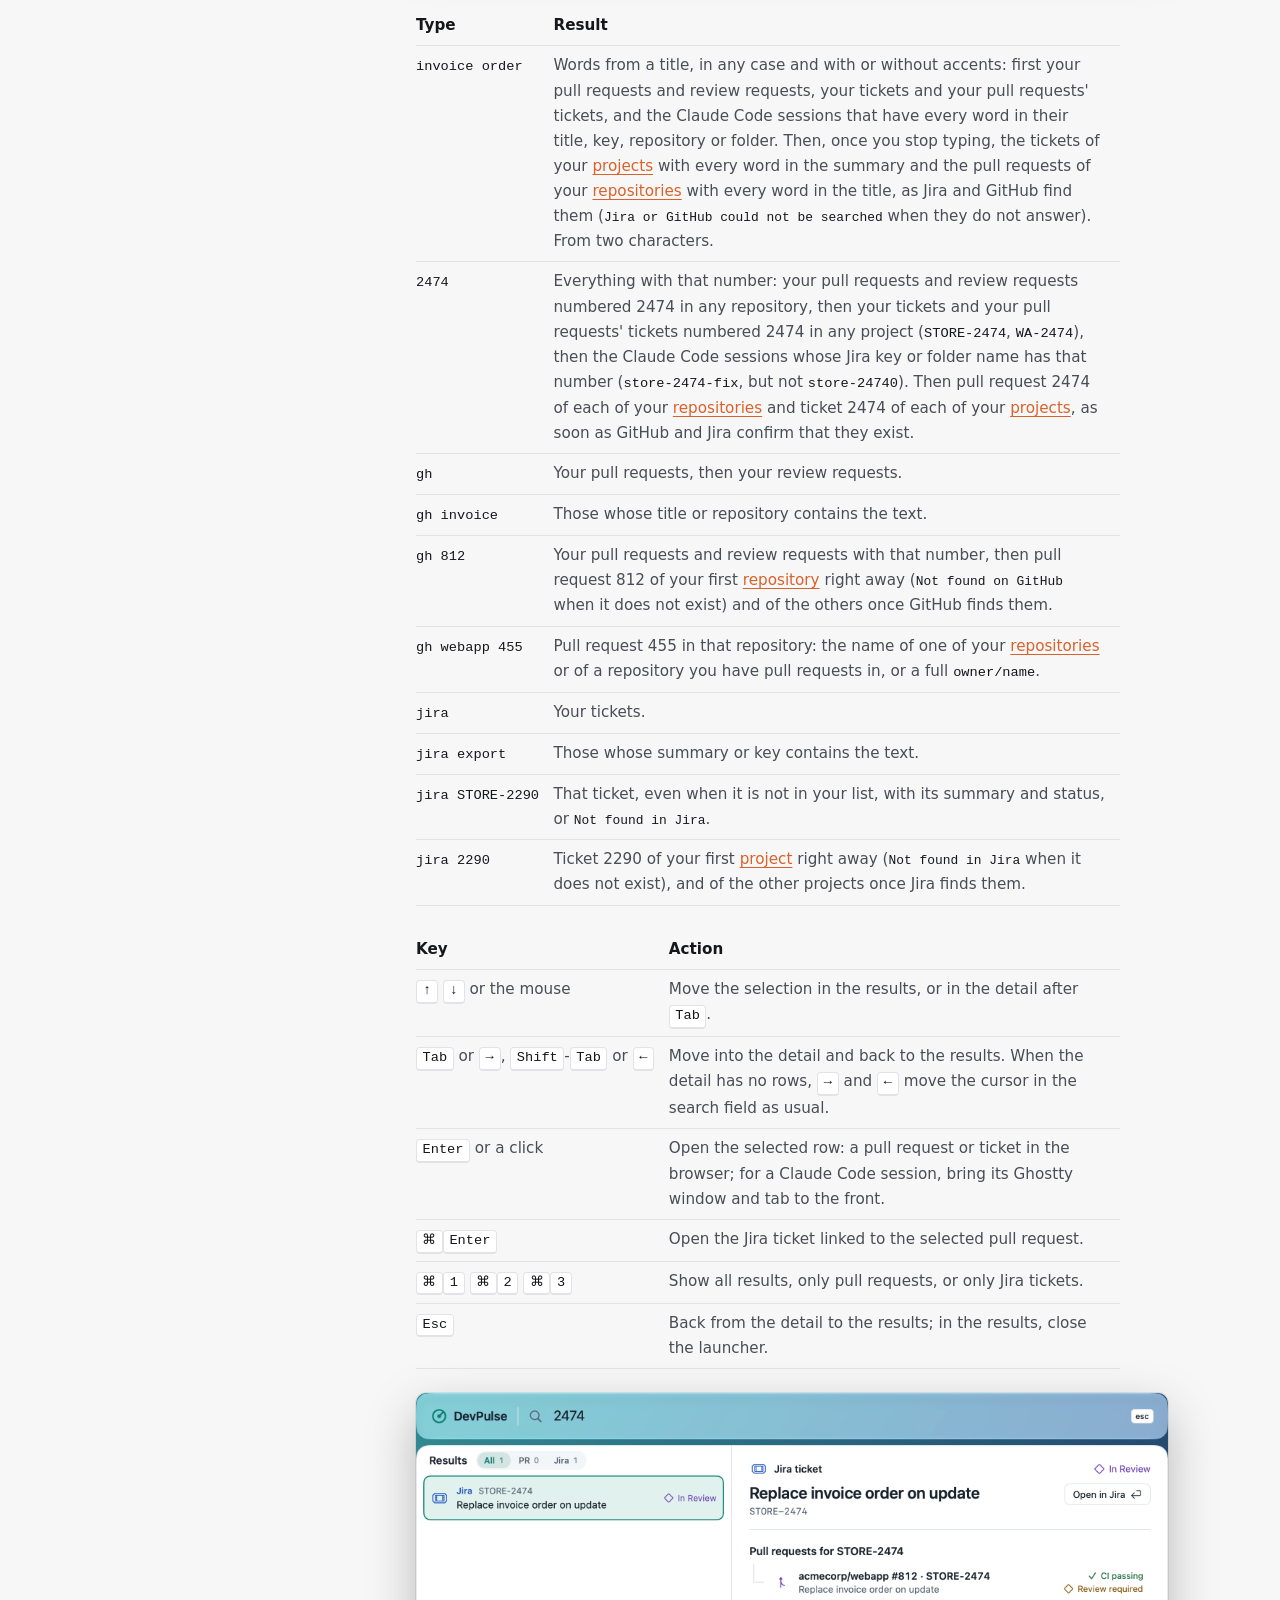
<file: docs/manual.html>
<!doctype html>
<html lang="en">
<head>
<meta charset="utf-8">
<meta name="viewport" content="width=device-width, initial-scale=1">
<title>DevPulse Manual</title>
<meta name="description" content="The DevPulse manual: every control, with marked screenshots.">
<link rel="alternate" hreflang="en" href="https://jiripisa.github.io/devpulse/manual.html">
<link rel="alternate" hreflang="cs" href="https://jiripisa.github.io/devpulse/cs/manual.html">
<link rel="alternate" hreflang="x-default" href="https://jiripisa.github.io/devpulse/manual.html">
<link rel="icon" href="assets/icon.png">
<link rel="stylesheet" href="assets/site.css">
<link rel="stylesheet" href="assets/manual.css">
</head>
<body>

<header class="wrap masthead">
  <a class="brand" href="index.html"><img src="assets/icon.png" alt="" width="32" height="32">DevPulse</a>
  <nav aria-label="Site">
    <a href="index.html">Overview</a>
    <a href="manual.html" aria-current="page">Manual</a>
    <a href="index.html#get">Download</a>
    <a class="lang" href="cs/manual.html" hreflang="cs" lang="cs">Česky</a>
  </nav>
</header>

<main>
  <div class="wrap title">
    <h1>Manual</h1>
    <p>Every control of DevPulse 0.17.0, where to find it and what it does.
    The frames in the screenshots mark the control the text talks about.</p>
  </div>

  <div class="wrap layout">
    <nav class="toc" aria-label="Contents">
      <p>Contents</p>
      <ol>
        <li><a href="#start">Getting started</a></li>
        <li><a href="#cli">Command line tool</a></li>
        <li><a href="#github">Connecting GitHub</a></li>
        <li><a href="#jira">Connecting Jira</a></li>
        <li><a href="#popover">The menu bar</a></li>
        <li><a href="#tui">The terminal dashboard</a>
          <ol>
            <li><a href="#tui-keys">Keys</a></li>
            <li><a href="#tui-states">States and messages</a></li>
          </ol>
        </li>
        <li><a href="#launcher">The quick launcher</a></li>
        <li><a href="#notifications">Notifications</a></li>
        <li><a href="#general">General settings</a></li>
        <li><a href="#updates">Updates</a>
          <ol>
            <li><a href="#upgrade"><code>devpulse upgrade</code></a></li>
          </ol>
        </li>
      </ol>
    </nav>

    <article>
      <section id="start">
        <h2>Getting started</h2>
        <p>DevPulse keeps your GitHub pull requests, your Jira tickets and your
        running Claude Code sessions in one place: a popover in the menu bar
        and a live dashboard in the terminal. It needs macOS 27 or later.</p>
        <ol>
          <li>Download the disk image from the <a href="index.html#get">download page</a>
          and open it.</li>
          <li>Drag <b>DevPulse</b> to <b>Applications</b> and start it from there.</li>
        </ol>
        <p>DevPulse lives in the menu bar and has no Dock icon. The first time
        it runs from the Applications folder it does two things:</p>
        <ul>
          <li>It turns on <span class="ui">Launch at login</span>, so it is
          there after every restart. You can turn that off in
          <a href="#general">General settings</a>.</li>
          <li>It asks <span class="ui">Install the command line tool?</span>
          Choose <span class="ui">Install</span> to get the <code>devpulse</code>
          command, or <span class="ui">Not Now</span>; see the next section.</li>
        </ul>
        <p>macOS also asks whether DevPulse may send notifications. Allow it
        if you want them; <a href="#notifications">Notifications</a> lists
        what DevPulse can tell you.</p>
      </section>

      <section id="cli">
        <h2>Command line tool</h2>
        <p>The terminal dashboard and <code>devpulse upgrade</code> are run by
        the <code>devpulse</code> command. It ships inside the app; to type it
        in a terminal, put it on your PATH:</p>
        <ol>
          <li>Open <span class="ui">Settings… › General</span>.</li>
          <li>Next to <span class="ui">Command line tool</span>, click
          <span class="ui">Install</span> and enter your password when macOS
          asks.</li>
        </ol>
        <p>This creates the link <code>/usr/local/bin/devpulse</code> to the
        tool inside the app (and the folder, if it is missing). Because it is
        a link, every update of the app also updates the command. Afterwards
        the line reads <span class="ui">Installed at /usr/local/bin/devpulse</span>.
        If something else already sits at that path, or the link points to a
        copy of DevPulse that is gone, the line names the target and offers
        <span class="ui">Replace</span>.</p>
        <div class="note">
          <p>The button is disabled while DevPulse runs from anywhere other
          than <b>/Applications</b> or <b>~/Applications</b>, for example
          straight from the disk image or from Downloads. The message says
          why: <span class="ui">Move DevPulse to the Applications folder first
          — the command line tool would otherwise point at a location that can
          disappear.</span> Move the app, start it again and install. A copy
          without the tool inside says <span class="ui">The command line tool
          is missing from this copy of DevPulse.</span>; download the app
          again.</p>
        </div>
        <p><code>devpulse --version</code> prints the version of the command.</p>
      </section>

      <section id="github">
        <h2>Connecting GitHub</h2>
        <p>DevPulse uses the login of the GitHub command line tool, so there is
        no token to paste. In a terminal:</p>
<pre><code>brew install gh
gh auth login</code></pre>
        <p>DevPulse asks <code>gh</code> for the token once, when it starts,
        and keeps it in memory only; it asks again only when GitHub rejects the
        token. The <span class="ui">Settings… › GitHub</span> tab
        has these controls:</p>
        <figure class="fig" style="max-width:34rem">
          <div class="view" style="--iw:1040;--ih:900;--zh:77">
            <img src="assets/manual/devpulse-settings-github.png" alt="The GitHub tab of Settings: status, team review requests and repositories">
            <span class="mark" style="--x:3.8;--y:28.5;--w:92.3;--h:7.9"><b>1</b></span>
            <span class="mark" style="--x:3.8;--y:38.7;--w:92.3;--h:8"><b>2</b></span>
            <span class="mark" style="--x:3.8;--y:58.6;--w:92.3;--h:8"><b>3</b></span>
          </div>
          <figcaption>The GitHub tab while <code>gh</code> is signed in.</figcaption>
        </figure>
        <dl class="controls">
          <dt><span class="n">1</span>Status</dt>
          <dd><span class="ui">Signed in as …</span> with your login when the
          last fetch worked; otherwise the problem, such as
          <span class="ui">Not logged in — run “gh auth login”</span> or
          <span class="ui">GitHub CLI (gh) not found — install it with Homebrew</span>.</dd>
          <dt>Check Again</dt>
          <dd>Shown while GitHub is not connected. After <code>gh auth login</code>,
          click it to fetch right away.</dd>
          <dt><span class="n">2</span>Include team review requests</dt>
          <dd>Off by default. When on, <b>Review requests</b> also lists pull
          requests that ask one of your teams for a review, not only you.</dd>
          <dt><span class="n">3</span>Repositories</dt>
          <dd>The repositories (<code>owner/name</code>, separated by commas) in which the
          <a href="#launcher">quick launcher</a> looks up a bare number and
          <code>gh &lt;number&gt;</code>; for <code>gh &lt;number&gt;</code>, the first one's row
          stays even when the pull request does not exist. A pasted GitHub address works too. Up to
          ten. Empty means the repositories of your pull requests, most pull requests first; the
          field shows them in grey.</dd>
        </dl>
      </section>

      <section id="jira">
        <h2>Connecting Jira</h2>
        <p>DevPulse reads your open Jira Cloud tickets with an API token.</p>
        <figure class="fig" style="max-width:34rem">
          <div class="view" style="--iw:1040;--ih:1276">
            <img src="assets/manual/devpulse-settings-jira.png" alt="The Jira tab of Settings with site, e-mail, a saved token, the Test Connection and Save buttons, the projects and the tickets you created">
            <span class="mark" style="--x:3.8;--y:20.1;--w:92.3;--h:17.2"><b>1</b></span>
            <span class="mark" style="--x:5.3;--y:38.65;--w:37.5;--h:2.55"><b>2</b></span>
            <span class="mark" style="--x:58.4;--y:49.65;--w:24.4;--h:4.25"><b>3</b></span>
            <span class="mark" style="--x:83.6;--y:49.65;--w:10.9;--h:4.25"><b>4</b></span>
            <span class="mark" style="--x:3.8;--y:56.7;--w:92.3;--h:5.9"><b>5</b></span>
            <span class="mark" style="--x:3.8;--y:72.7;--w:92.3;--h:11.5"><b>6</b></span>
          </div>
          <figcaption>The Jira tab with a token saved in the Keychain.</figcaption>
        </figure>
        <ol>
          <li>Create a token at
          <a href="https://id.atlassian.com/manage-profile/security/api-tokens">id.atlassian.com › Security › API tokens</a>
          (the <span class="n">2</span><span class="ui">Create an API token at id.atlassian.com</span>
          link in Settings opens the same page) and copy it.</li>
          <li>Open <span class="ui">Settings… › Jira</span>.</li>
          <li><span class="n">1</span>Fill in <span class="ui">Site</span> (for example
          <code>acme.atlassian.net</code>), <span class="ui">E-mail</span> (your
          Atlassian account) and <span class="ui">API token</span>. DevPulse
          always talks to the site over HTTPS, also when you type
          <code>http://</code>.</li>
          <li><span class="n">3</span>Click <span class="ui">Test Connection</span>. It answers
          <span class="ui">Connected — 5 open tickets</span> or says what went
          wrong, for example <span class="ui">Jira credentials rejected</span>.</li>
          <li><span class="n">4</span>Click <span class="ui">Save</span>.</li>
        </ol>
        <p>The token is stored in your login Keychain, never in the settings
        file. Once saved, the token field reads <span class="ui">Saved in
        Keychain — leave empty to keep</span>: leave it empty to keep the token
        when you change the site or e-mail, or paste a new one to replace it.</p>
        <dl class="controls">
          <dt><span class="n">5</span>Projects</dt>
          <dd>The project keys, separated by commas (<code>STORE, WA</code>), in which the
          <a href="#launcher">quick launcher</a> looks up a bare number and
          <code>jira &lt;number&gt;</code>; for <code>jira &lt;number&gt;</code>, the first one's row
          stays even when the ticket does not exist. Up to ten. Empty means the projects of
          your tickets, most tickets first; the field shows them in grey.</dd>
          <dt><span class="n">6</span>Show tickets I created · In status</dt>
          <dd>Tickets you reported that are in one of these statuses, whoever works on them:
          for example those waiting for you to review or accept them. They get their own section
          in the <a href="#popover">popover</a> and panel <span class="n">5</span> in the
          <a href="#tui">terminal dashboard</a>. Type the status names as Jira shows them,
          separated by commas (<code>In Review, QA</code>), up to ten; they apply when you press
          Return or leave the field. On by default with <code>In Review</code>. A status Jira
          does not know makes it refuse the search: the section then says <span class="ui">Jira
          refused the search; check the statuses in Settings › Jira</span> and keeps the tickets
          it had.</dd>
        </dl>
        <p>DevPulse lists the tickets assigned to you that are not done.</p>
      </section>

      <section id="popover">
        <h2>The menu bar</h2>
        <p>The DevPulse icon is a sonar dial: a ring with a dot and a short line. Click it to open the popover.
        Every row says what it is on the left, with an icon and a coloured label
        (<span class="ui">PR</span> violet, <span class="ui">Review</span> magenta,
        <span class="ui">Jira</span> blue, <span class="ui">Claude</span> cyan), and its state on the
        right, as a shape and a word. The launcher uses the same marks.</p>
        <figure class="fig" style="max-width:32rem">
          <div class="view" style="--iw:1040;--ih:2090">
            <img src="assets/manual/devpulse-popover.png" alt="The DevPulse popover with pull requests, review requests, Jira tickets, two tickets you created that are in review and three Claude Code sessions">
            <span class="mark" style="--x:91.5;--y:0.9;--w:6.5;--h:3.5"><b>1</b></span>
            <span class="mark" style="--x:86.5;--y:5.6;--w:11.5;--h:1.95"><b>2</b></span>
            <span class="mark" style="--x:1;--y:8.45;--w:98;--h:3.85"><b>3</b></span>
            <span class="mark" style="--x:1;--y:29.35;--w:98;--h:12.6"><b>4</b></span>
            <span class="mark" style="--x:1;--y:45.9;--w:98;--h:3.85"><b>5</b></span>
            <span class="mark" style="--x:1;--y:67.9;--w:98;--h:11.9"><b>6</b></span>
            <span class="mark" style="--x:0.3;--y:87.05;--w:99.4;--h:4.4"><b>7</b></span>
            <span class="mark" style="--x:1;--y:96.65;--w:16;--h:2.9"><b>8</b></span>
            <span class="mark" style="--x:78;--y:96.65;--w:21;--h:2.9"><b>9</b></span>
          </div>
          <figcaption>The popover has four sections: My pull requests, Review
          requests, Jira and Claude Code, and a fifth for the tickets you created while that is
          on. It scrolls when they are long.</figcaption>
        </figure>
        <dl class="controls">
          <dt><span class="n">1</span>Refresh</dt>
          <dd>Fetches GitHub and Jira now. A spinner shows while a fetch runs.
          DevPulse also fetches by itself, every 2 minutes by default.</dd>
          <dt><span class="n">2</span>Source state</dt>
          <dd>When the section's data was fetched (<span class="ui">1 min ago</span>),
          or what went wrong, with the age of the data still shown
          (<span class="ui">Offline · data from 20 min ago</span>). An empty
          Jira section that is not set up shows <span class="ui">Set up in
          Settings…</span>, which opens the Jira tab.</dd>
          <dt><span class="n">3</span>Pull request</dt>
          <dd>Your own pull request: a branch icon and <span class="ui">PR</span>.
          Below the title: the repository and number and the linked Jira key.
          On the right, the CI state (<span class="ui">CI passing</span>,
          <span class="ui">CI failing</span>, <span class="ui">CI pending</span>) and,
          separately, the review state (<span class="ui">Approved</span>,
          <span class="ui">Changes requested</span>, <span class="ui">Review required</span>).
          Hover over it to see the comments. Click it to open the pull request on GitHub.</dd>
          <dt><span class="n">4</span>Review request</dt>
          <dd>A person with a check and <span class="ui">Review</span>: the review
          was requested from you. Two people and <span class="ui">Team review</span>:
          from one of your teams (only with <span class="ui">Include team review
          requests</span>). On the right, its CI and review state. Click it to open
          the pull request.</dd>
          <dt><span class="n">5</span>Jira ticket</dt>
          <dd>A ticket icon and <span class="ui">Jira</span>, the summary, the key
          below it, and the status on the right: an empty circle for to do, a half
          circle for in progress, a diamond for in review, a check for done. Click
          it to open the ticket in Jira.</dd>
          <dt><span class="n">6</span>Created by me</dt>
          <dd>The tickets you reported that are in one of the statuses set in
          <a href="#jira">Settings › Jira</a>, whoever works on them; the heading names the
          statuses (<span class="ui">Created by me · In Review</span>). Rows as in Jira; click one
          to open the ticket. When its search fails, the heading says why and the tickets from
          before stay. The section is not there while <span class="ui">Show tickets I
          created</span> is off or Jira is not set up.</dd>
          <dt><span class="n">7</span>Claude Code session</dt>
          <dd>A terminal icon and <span class="ui">Claude</span>, the folder's
          name, and below it the Jira key found in the folder name and what the
          session waits for. On the right: <span class="ui">Working</span>,
          <span class="ui">Waiting for input</span> or <span class="ui">Idle</span>; a
          session waiting for you also has an amber bar and background. Click it to bring the session's Ghostty window to the front;
          when the window has tabs, DevPulse switches to the session's tab.
          The first time, macOS asks whether DevPulse may control Ghostty;
          without that permission DevPulse only activates Ghostty.</dd>
          <dt><span class="n">8</span>Settings…</dt>
          <dd>Opens the Settings window.</dd>
          <dt><span class="n">9</span>Quit DevPulse</dt>
          <dd>Quits the app. Notifications, the launcher and the terminal
          dashboard stop until it runs again.</dd>
        </dl>
        <p>A Jira key in a pull request's title or branch name links it to that
        ticket; a Jira key in a Claude Code session's folder name does the same
        for the session. Names such as <code>UTF-8</code> or <code>SHA-256</code>
        do not count as keys, and when there are several keys, one of a project
        you have tickets in (or of one of your <a href="#jira">projects</a>)
        wins. Hover over a row to see its full title or folder.</p>
        <p>DevPulse shows the interactive sessions of the native
        <code>claude</code> command, the one Claude Code's own installer puts
        in place. A Claude Code installed with npm runs as a Node.js process
        and is not detected; neither are non-interactive runs, such as the
        SDK's.</p>
      </section>

      <section id="tui">
        <h2>The terminal dashboard</h2>
        <p>Type <code>devpulse</code> in a terminal for the same data as a
        live, keyboard-driven dashboard in the style of lazygit. It updates by
        itself the moment the app has news, so you can keep it open all day.
        If the app is not running, <code>devpulse</code> starts it.</p>
        <figure class="fig">
          <div class="view" style="--iw:1776;--ih:1304">
            <img src="assets/manual/devpulse-tui.png" alt="The devpulse terminal dashboard with five numbered panels and the detail pane">
            <span class="mark" style="--x:0.5;--y:8;--w:43.6;--h:32.6"><b>1</b></span>
            <span class="mark" style="--x:0.5;--y:41.9;--w:43.6;--h:11.5"><b>2</b></span>
            <span class="mark" style="--x:0.5;--y:54.8;--w:43.6;--h:16.8"><b>3</b></span>
            <span class="mark" style="--x:0.5;--y:73.1;--w:43.6;--h:11.5"><b>4</b></span>
            <span class="mark" style="--x:0.5;--y:86;--w:43.6;--h:9.1"><b>5</b></span>
            <span class="mark" style="--x:44.8;--y:8;--w:54.3;--h:87.2"><b>6</b></span>
            <span class="mark" style="--x:10.8;--y:5;--w:35;--h:2.9"><b>7</b></span>
            <span class="mark" style="--x:0.5;--y:96.1;--w:83.2;--h:3.2"><b>8</b></span>
            <span class="mark" style="--x:93;--y:96.1;--w:6.2;--h:3.2"><b>9</b></span>
            <span class="mark" style="--x:45.7;--y:36.4;--w:52.4;--h:8.2"><b>10</b></span>
          </div>
          <figcaption><code>devpulse</code> in Ghostty. The colours follow your
          terminal's theme.</figcaption>
        </figure>
        <dl class="controls">
          <dt><span class="n">1</span>My pull requests</dt>
          <dd>Repository, number, CI state (<span class="ui">✓</span> passed,
          <span class="ui">✗</span> failed, <span class="ui">…</span> running)
          and title.</dd>
          <dt><span class="n">2</span>Review requests</dt>
          <dd>Pull requests waiting for your review: <span class="ui">●</span>
          when the review was requested from you, a dim <span class="ui">○</span>
          when from one of your teams.</dd>
          <dt><span class="n">3</span>Jira</dt>
          <dd>Your open tickets: key, status and summary.</dd>
          <dt><span class="n">4</span>Claude Code</dt>
          <dd>Running sessions: <span class="ui">◐ busy</span>,
          <span class="ui">● waiting for input</span>, <span class="ui">○ idle</span>,
          with <span class="ui">→</span> and the linked Jira key.</dd>
          <dt><span class="n">5</span>Created by me</dt>
          <dd>The tickets you reported in the statuses set in <a href="#jira">Settings ›
          Jira</a>: key, status and summary. The panel is there only while <span class="ui">Show
          tickets I created</span> is on; when its search fails, the header says <span
          class="ui">created ✗</span> and why.</dd>
          <dt><span class="n">6</span>Detail</dt>
          <dd>Everything about the selected item. For a pull request: the
          linked ticket and its status (also when the ticket is not assigned
          to you), branch, checks, reviews, comments, whether the review was
          requested from you or your team, the last update, the ticket's
          related tickets and the three most recent comments. For a ticket:
          status, priority, comments, the pull requests and sessions linked to
          it, and its related tickets. For a session: state (and what it waits for), folder, Jira key and
          process ID. The bottom lines name the keys that apply.</dd>
          <dt><span class="n">7</span>Sources</dt>
          <dd>Each source with its state and age: <span class="ui">✓ 2m</span>
          when fine, <span class="ui">✗</span> and the error with the age of
          the data shown, <span class="ui">fetching</span>, <span class="ui">off</span>
          or <span class="ui">not set up</span>.</dd>
          <dt><span class="n">8</span>Key bar</dt>
          <dd>The keys you can press now; when the window is narrow, the less
          important ones are left out.</dd>
          <dt><span class="n">9</span>Position</dt>
          <dd>The selected row and the length of the focused list.</dd>
          <dt><span class="n">10</span>Related</dt>
          <dd>The Jira links of the ticket, here of the pull request's ticket;
          see <b>Related tickets</b> below.</dd>
        </dl>

        <h3 id="tui-keys">Keys</h3>
        <div class="table">
          <table>
            <thead><tr><th>Key</th><th>Action</th></tr></thead>
            <tbody>
              <tr><td><kbd>↑</kbd> <kbd>↓</kbd> or <kbd>j</kbd> <kbd>k</kbd></td><td>Move the selection.</td></tr>
              <tr><td><kbd>1</kbd>–<kbd>5</kbd>, <kbd>Tab</kbd>, <kbd>Shift</kbd>-<kbd>Tab</kbd></td><td>Switch panel; <kbd>5</kbd> only while the panel of tickets you created is there.</td></tr>
              <tr><td><kbd>Enter</kbd></td><td>Open: the browser for a pull request or ticket, the Ghostty window for a session.</td></tr>
              <tr><td><kbd>J</kbd></td><td>Open the Jira ticket linked to the selected pull request or Claude Code session.</td></tr>
              <tr><td><kbd>/</kbd></td><td>Filter. <kbd>Enter</kbd> keeps the filter, <kbd>Esc</kbd> clears it.</td></tr>
              <tr><td><kbd>r</kbd></td><td>Refresh GitHub and Jira now; the key bar shows <span class="ui">refreshing…</span> until the new data arrives.</td></tr>
              <tr><td><kbd>,</kbd></td><td>Open Settings in the app.</td></tr>
              <tr><td><kbd>?</kbd></td><td>Show all keys; <kbd>Esc</kbd>, <kbd>?</kbd>, <kbd>q</kbd> or a click closes the list.</td></tr>
              <tr><td><kbd>q</kbd>, <kbd>Ctrl</kbd>-<kbd>C</kbd></td><td>Quit.</td></tr>
              <tr><td>Mouse</td><td>A click selects a row (and its panel); the wheel moves through the panel under the pointer.</td></tr>
              <tr><td>Click, <kbd>⌘</kbd>-click</td><td>Open the underlined link under the pointer in the detail in the browser (see <a href="#tui-links">Links</a>).</td></tr>
            </tbody>
          </table>
        </div>
        <p><b>Filter.</b> Press <kbd>/</kbd> and type: all panels show only
        the rows that contain the text. It matches a pull request's title,
        repository, branch, Jira key and number, a ticket's key, summary and
        status, and a session's name, folder and Jira key. Each panel's count
        shows how many rows match, for example <span class="ui">2/4</span>.
        <kbd>Enter</kbd> keeps the filter and returns to the lists;
        <kbd>Esc</kbd> clears it.</p>
        <p><b>Related tickets.</b> When a ticket has links in Jira, the detail
        shows a <span class="ui">Related</span> section with one row per link:
        how it relates in Jira's words (<span class="ui">blocks</span>,
        <span class="ui">is blocked by</span>, <span class="ui">relates to</span>),
        the key, the status in its colour and the summary. A pull request
        shows the related tickets of its own ticket, even when that ticket is
        not assigned to you. Without links there is no section.</p>
        <p id="tui-links"><b>Links.</b> Links in the detail are underlined.
        Click the Jira key, the branch, the pull request's title or a row
        under <span class="ui">Related</span> to open it in the browser: the
        ticket in Jira, the branch on GitHub (in the fork, for a pull request
        from a fork) or the pull request. The same works for a ticket's key
        and summary and a session's Jira key. <kbd>⌘</kbd>-click works too.
        Terminals with hyperlinks, such as Ghostty, also open a link
        themselves with <kbd>⇧</kbd><kbd>⌘</kbd>-click; that is the
        terminal's own fallback and needs no help from DevPulse.</p>

        <h3 id="tui-states">States and messages</h3>
        <ul>
          <li><span class="ui">disconnected — reconnecting…</span> in red at the
          top: the app quit or restarted. The dashboard keeps the last data and
          reconnects by itself as soon as the app is back.</li>
          <li><span class="ui">not connected — action not sent</span> in the key
          bar: a key that needs the app was pressed while it was away.</li>
          <li><span class="ui">could not open link</span> in the key bar: a
          click on a link could not start the browser.</li>
          <li><span class="ui">refreshing…</span> in the key bar: you pressed
          <kbd>r</kbd>. It goes when the new data arrives, after 10 seconds at
          the latest, or with the next key.</li>
          <li>An empty panel says why: <span class="ui">Jira is not set up —
          press , for Settings</span>, <span class="ui">GitHub unavailable — see
          the header</span>, or <span class="ui">no match for “…”</span> while
          filtering.</li>
          <li>While <code>devpulse upgrade</code> runs in another terminal, the
          top right shows its progress, for example <span class="ui">downloading
          update 42%</span>. The result, <span class="ui">up to date</span> or
          <span class="ui">update failed: …</span>, stays for about 10 seconds.</li>
        </ul>
      </section>

      <section id="launcher">
        <h2>The quick launcher</h2>
        <p>Press <kbd>⌥</kbd><kbd>Space</kbd> anywhere to open a search panel
        in the middle of the screen. Type a number or words from a title to find them everywhere,
        <code>gh</code> for pull requests or <code>jira</code> for tickets; the
        shortcut can be changed in
        <a href="#general">General settings</a>. The results are on the left,
        and on the right is the detail of the selected one.</p>
        <figure class="fig">
          <div class="view" style="--iw:2080;--ih:1222">
            <img src="assets/manual/devpulse-launcher.png" alt="The quick launcher for the query gh: pull requests on the left, the selected pull request's ticket and related tickets on the right">
            <span class="mark" style="--x:14.5;--y:1.5;--w:79.5;--h:8"><b>1</b></span>
            <span class="mark" style="--x:0.5;--y:12.5;--w:41.2;--h:80.5"><b>2</b></span>
            <span class="mark" style="--x:42.4;--y:12.5;--w:57.1;--h:80.5"><b>3</b></span>
            <span class="mark" style="--x:0.5;--y:94;--w:99;--h:5.5"><b>4</b></span>
          </div>
          <figcaption>The launcher after typing <code>gh</code>.</figcaption>
        </figure>
        <dl class="controls">
          <dt><span class="n">1</span>Search field</dt>
          <dd>Next to the DevPulse mark. Type a query from the table below. Until
          you do, the panel is just this bar, like Spotlight, with the hint
          <span class="ui">Number, words, gh … or jira …</span> in light grey. The bar is
          Liquid Glass, like Spotlight's; the results sit on a card below it.</dd>
          <dt><span class="n">2</span>Results</dt>
          <dd>Up to 20 rows. As in the popover, a row says what it is with its icon
          and coloured label (<span class="ui">PR</span>, <span class="ui">Review</span>,
          <span class="ui">Jira</span>, <span class="ui">Claude</span>) and the
          repository and number or the ticket key, shows the name below, and its state
          on the right. The selected row is filled, and framed while the keyboard is in
          the results. The list does not move under you:
          what DevPulse finds in Jira and on GitHub after you stop typing is
          added at the bottom, and <span class="ui">Searching Jira and GitHub…</span>
          shows there meanwhile. A ticket that was moved to another project
          shows its new key and <span class="ui">Moved from</span> the key you
          looked for. When Jira or GitHub cannot be reached, the rows say so.
          Next to <span class="ui">Results</span>, <span class="ui">All</span>,
          <span class="ui">PR</span> and <span class="ui">Jira</span> show how many rows of
          each kind there are; click one, or press <kbd>⌘</kbd><kbd>1</kbd> to
          <kbd>⌘</kbd><kbd>3</kbd>, to see only pull requests and review requests, or only
          tickets. Claude Code sessions show under <span class="ui">All</span>. The filter
          stays while you type another query, and the selected row stays selected when the
          filter keeps it.</dd>
          <dt><span class="n">3</span>Detail</dt>
          <dd>At the top: what the selected result is (<span class="ui">Jira
          ticket</span>, <span class="ui">Pull request</span>, <span class="ui">Review
          request</span>, <span class="ui">Claude Code session</span>), its state,
          its name and identifier, and a button that opens it (<span class="ui">Open
          in Jira</span>, <span class="ui">Open on GitHub</span>, <span class="ui">Open
          in Ghostty</span>). Below, joined by a thin line: for a ticket,
          <span class="ui">Pull requests for</span> it (yours and your review
          requests linked to it, and those GitHub finds with the ticket's key in the
          title or description in your <a href="#github">repositories</a>), then
          <span class="ui">Related to</span> it, with how each ticket relates
          (<span class="ui">Is blocked by</span>, <span class="ui">Relates to</span> …)
          and its status. For a pull request or a Claude Code session: its
          <span class="ui">Linked ticket</span>, then that ticket's related tickets.
          <span class="ui">Loading…</span> shows while Jira or GitHub answers.</dd>
          <dt><span class="n">4</span>Keys</dt>
          <dd>The keys that work now. <kbd>↵</kbd> says where Enter goes for the
          selected row, and <kbd>esc</kbd> says <span class="ui">Back</span> while
          you are in the detail.</dd>
        </dl>
        <figure class="fig">
          <div class="view" style="--iw:2080;--ih:1222">
            <img src="assets/manual/devpulse-launcher-number.png" alt="The quick launcher for the number 2290: a review request, a Jira ticket and a Claude Code session; on the right the session's ticket and its related tickets">
          </div>
          <figcaption>A bare number finds everything with it: here the review request #2290, the ticket STORE-2290 and the session in <code>store-2290-statement</code>, whose ticket shows on the right.</figcaption>
        </figure>
        <figure class="fig">
          <div class="view" style="--iw:2080;--ih:1222">
            <img src="assets/manual/devpulse-launcher-words.png" alt="The quick launcher for the word invoice: a pull request and a Jira ticket with invoice in the title">
          </div>
          <figcaption>Words find titles: <code>invoice</code> finds the pull request and the ticket with it in the title.</figcaption>
        </figure>
        <div class="table">
          <table>
            <thead><tr><th>Type</th><th>Result</th></tr></thead>
            <tbody>
              <tr><td><code>invoice order</code></td><td>Words from a title, in any case and with or without accents: first your pull requests and review requests, your tickets and your pull requests' tickets, and the Claude Code sessions that have every word in their title, key, repository or folder. Then, once you stop typing, the tickets of your <a href="#jira">projects</a> with every word in the summary and the pull requests of your <a href="#github">repositories</a> with every word in the title, as Jira and GitHub find them (<span class="ui">Jira or GitHub could not be searched</span> when they do not answer). From two characters.</td></tr>
              <tr><td><code>2474</code></td><td>Everything with that number: your pull requests and review requests numbered 2474 in any repository, then your tickets and your pull requests' tickets numbered 2474 in any project (<code>STORE-2474</code>, <code>WA-2474</code>), then the Claude Code sessions whose Jira key or folder name has that number (<code>store-2474-fix</code>, but not <code>store-24740</code>). Then pull request 2474 of each of your <a href="#github">repositories</a> and ticket 2474 of each of your <a href="#jira">projects</a>, as soon as GitHub and Jira confirm that they exist.</td></tr>
              <tr><td><code>gh</code></td><td>Your pull requests, then your review requests.</td></tr>
              <tr><td><code>gh invoice</code></td><td>Those whose title or repository contains the text.</td></tr>
              <tr><td><code>gh 812</code></td><td>Your pull requests and review requests with that number, then pull request 812 of your first <a href="#github">repository</a> right away (<span class="ui">Not found on GitHub</span> when it does not exist) and of the others once GitHub finds them.</td></tr>
              <tr><td><code>gh webapp 455</code></td><td>Pull request 455 in that repository: the name of one of your <a href="#github">repositories</a> or of a repository you have pull requests in, or a full <code>owner/name</code>.</td></tr>
              <tr><td><code>jira</code></td><td>Your tickets.</td></tr>
              <tr><td><code>jira export</code></td><td>Those whose summary or key contains the text.</td></tr>
              <tr><td><code>jira STORE-2290</code></td><td>That ticket, even when it is not in your list, with its summary and status, or <span class="ui">Not found in Jira</span>.</td></tr>
              <tr><td><code>jira 2290</code></td><td>Ticket 2290 of your first <a href="#jira">project</a> right away (<span class="ui">Not found in Jira</span> when it does not exist), and of the other projects once Jira finds them.</td></tr>
            </tbody>
          </table>
        </div>
        <div class="table">
          <table>
            <thead><tr><th>Key</th><th>Action</th></tr></thead>
            <tbody>
              <tr><td><kbd>↑</kbd> <kbd>↓</kbd> or the mouse</td><td>Move the selection in the results, or in the detail after <kbd>Tab</kbd>.</td></tr>
              <tr><td><kbd>Tab</kbd> or <kbd>→</kbd>, <kbd>Shift</kbd>-<kbd>Tab</kbd> or <kbd>←</kbd></td><td>Move into the detail and back to the results. When the detail has no rows, <kbd>→</kbd> and <kbd>←</kbd> move the cursor in the search field as usual.</td></tr>
              <tr><td><kbd>Enter</kbd> or a click</td><td>Open the selected row: a pull request or ticket in the browser; for a Claude Code session, bring its Ghostty window and tab to the front.</td></tr>
              <tr><td><kbd>⌘</kbd><kbd>Enter</kbd></td><td>Open the Jira ticket linked to the selected pull request.</td></tr>
              <tr><td><kbd>⌘</kbd><kbd>1</kbd> <kbd>⌘</kbd><kbd>2</kbd> <kbd>⌘</kbd><kbd>3</kbd></td><td>Show all results, only pull requests, or only Jira tickets.</td></tr>
              <tr><td><kbd>Esc</kbd></td><td>Back from the detail to the results; in the results, close the launcher.</td></tr>
            </tbody>
          </table>
        </div>
        <figure class="fig">
          <div class="view" style="--iw:2080;--ih:1222">
            <img src="assets/manual/devpulse-launcher-detail.png" alt="The quick launcher for the number 2474: the ticket STORE-2474, and on the right its pull request #812 and two related tickets">
          </div>
          <figcaption>The detail of the ticket STORE-2474: its pull request #812, the ticket that blocks it and one it relates to.</figcaption>
        </figure>
      </section>

      <section id="notifications">
        <h2>Notifications</h2>
        <p>DevPulse posts a macOS notification when something new happens.
        Clicking it opens the pull request or ticket, or brings the Claude
        Code session's Ghostty window to the front. Choose what you get in
        <span class="ui">Settings… › Notifications</span>.</p>
        <figure class="fig" style="max-width:34rem">
          <div class="view" style="--iw:1040;--ih:900">
            <img src="assets/manual/devpulse-settings-notifications.png" alt="The Notifications tab of Settings with the GitHub master switch and its switches for each kind of notification">
            <span class="mark" style="--x:5.2;--y:28;--w:14;--h:4.4"><b>1</b></span>
            <span class="mark" style="--x:3.8;--y:34.3;--w:92.3;--h:49.8"><b>2</b></span>
          </div>
          <figcaption>The GitHub part of the Notifications tab; Jira and Claude Code follow below it.</figcaption>
        </figure>
        <p><span class="n">1</span>Each source has a master switch in its section heading
        (<span class="ui">GitHub</span>, <span class="ui">Jira</span>,
        <span class="ui">Claude Code</span>), on by default. Turning one off
        stops its notifications only; the data stays in the popover and the
        dashboard. <span class="n">2</span>Below it, every kind of notification has its own switch;
        these are greyed out while their source's master switch is off:</p>
        <div class="table">
          <table>
            <thead><tr><th>Switch</th><th>Default</th><th>Notification</th></tr></thead>
            <tbody>
              <tr><th colspan="3">GitHub</th></tr>
              <tr><td>Review requested from you</td><td>on</td><td>Review requested</td></tr>
              <tr><td>Review requested from one of your teams</td><td>off</td><td>Review requested</td></tr>
              <tr><td>New comment or review by a person</td><td>on</td><td>New comment on #812</td></tr>
              <tr><td>New comment or review by Copilot</td><td>on</td><td>New comment on #812</td></tr>
              <tr><td>New comment by another bot (CI, Sonar, Dependabot…)</td><td>off</td><td>New comment on #812</td></tr>
              <tr><td>CI finished (passed, failed or errored)</td><td>on</td><td>CI passed on #812, CI failed on #812, CI error on #812</td></tr>
              <tr><th colspan="3">Jira</th></tr>
              <tr><td>New comment by a person</td><td>on</td><td>New comment on STORE-2290</td></tr>
              <tr><td>New comment by Jira automation or an app</td><td>off</td><td>New comment on STORE-2290</td></tr>
              <tr><td>A ticket you created reached a watched status</td><td>on</td><td>STORE-2455 is In Review</td></tr>
              <tr><th colspan="3">Claude Code</th></tr>
              <tr><td>A session is waiting for your input</td><td>on</td><td>Claude is waiting</td></tr>
              <tr><td>A session finished its work</td><td>on</td><td>Claude finished</td></tr>
            </tbody>
          </table>
        </div>
        <ul>
          <li>The comment switches cover comments and reviews on your own pull
          requests and tickets. Your own comments never notify.</li>
          <li><span class="ui">Review requested from one of your teams</span>
          works only with <span class="ui">Include team review requests</span>
          on in the <a href="#github">GitHub tab</a>.</li>
          <li><span class="ui">CI finished</span> notifies once per pushed
          commit and result.</li>
          <li>A Claude Code session notifies once when it starts waiting, and
          once when it goes from working to idle.</li>
          <li>Right after installing, or after a source is turned back on,
          DevPulse only notes what is already there; you are not flooded with
          old items. What you were told about is remembered across restarts.</li>
        </ul>
        <p>If notifications are turned off for DevPulse in macOS, the tab says
        <span class="ui">Notifications are turned off for DevPulse in System
        Settings.</span>; <span class="ui">Open System Settings</span> takes you
        there.</p>
      </section>

      <section id="general">
        <h2>General settings</h2>
        <p><span class="ui">Settings… › General</span>:</p>
        <figure class="fig" style="max-width:34rem">
          <div class="view" style="--iw:1040;--ih:900;--zh:77">
            <img src="assets/manual/devpulse-settings-general.png" alt="The General tab of Settings: refresh interval, launch at login, appearance, launcher shortcut and command line tool">
            <span class="mark" style="--x:3.8;--y:28.6;--w:92.3;--h:9"><b>1</b></span>
            <span class="mark" style="--x:3.8;--y:37.6;--w:92.3;--h:8"><b>2</b></span>
            <span class="mark" style="--x:3.8;--y:48;--w:92.3;--h:8.7"><b>3</b></span>
            <span class="mark" style="--x:3.8;--y:59.1;--w:92.3;--h:8.7"><b>4</b></span>
            <span class="mark" style="--x:3.8;--y:70.2;--w:92.3;--h:7.8"><b>5</b></span>
          </div>
          <figcaption>The General tab with the default settings and the command line tool installed.</figcaption>
        </figure>
        <dl class="controls">
          <dt><span class="n">1</span>Refresh GitHub and Jira every</dt>
          <dd>1 to 30 minutes, 2 by default; use the arrows. Fetching pauses
          while the Mac sleeps or the screen is locked and runs once right after
          it wakes or unlocks. Claude Code sessions are not fetched on a
          timer: DevPulse sees their changes as they happen.</dd>
          <dt><span class="n">2</span>Launch at login</dt>
          <dd>Starts DevPulse when you log in; on by default. If macOS wants
          your approval, a line points to <span class="ui">System Settings ›
          General › Login Items</span>.</dd>
          <dt><span class="n">3</span>Appearance</dt>
          <dd><span class="ui">System</span> (the default) follows the Mac's light or
          dark appearance; <span class="ui">Light</span> and <span class="ui">Dark</span>
          keep DevPulse's popover, launcher and windows in that one.</dd>
          <dt><span class="n">4</span>Quick launcher shortcut</dt>
          <dd>Shows the current shortcut, <span class="ui">⌥Space</span> by
          default. Click it, then press the new shortcut, or <kbd>Esc</kbd> to
          cancel. A shortcut without <kbd>⌘</kbd>, <kbd>⌥</kbd> or <kbd>⌃</kbd>
          is refused (<span class="ui">Use at least one of ⌘, ⌥ or ⌃</span>), and
          so are <span class="ui">⌘Space</span> and <span class="ui">⌥⌘Space</span>,
          which belong to Spotlight; the recorder then waits for another
          shortcut. If another app already uses it, a red line says so; pick a
          different one.</dd>
          <dt><span class="n">5</span>Command line tool</dt>
          <dd><span class="ui">Install</span>, <span class="ui">Replace</span>
          or the installed path; see <a href="#cli">Command line tool</a>.</dd>
        </dl>
        <p>The GitHub, Jira, Notifications and Updates tabs are described in
        <a href="#github">Connecting GitHub</a>, <a href="#jira">Connecting
        Jira</a>, <a href="#notifications">Notifications</a> and
        <a href="#updates">Updates</a>.</p>
      </section>

      <section id="updates">
        <h2>Updates</h2>
        <p>At every launch DevPulse asks whether a newer version exists and, if
        so, offers it in a dialog with the release notes; nothing is installed
        without your OK. <span class="ui">Settings… › Updates</span> has:</p>
        <dl class="controls">
          <dt>Check for updates automatically</dt>
          <dd>On by default. Off, DevPulse no longer asks at launch.</dd>
          <dt>Check Now</dt>
          <dd>Next to the installed version (<span class="ui">DevPulse 0.17.0</span>).
          Asks right away and always shows the answer, also when you are up to
          date.</dd>
        </dl>

        <h3 id="upgrade"><code>devpulse upgrade</code></h3>
        <p>Updates from the terminal without any dialog: it checks, downloads,
        installs, restarts the app and prints each step. An open dashboard
        reconnects by itself.</p>
<pre><code>$ devpulse upgrade
Checking for updates…
Downloading… 100%
Installing…
Restarting DevPulse…
Updated to v0.2.0</code></pre>
        <div class="table">
          <table>
            <thead><tr><th>Last line</th><th>Exit code</th></tr></thead>
            <tbody>
              <tr><td><span class="ui">Updated to v…</span></td><td>0</td></tr>
              <tr><td><span class="ui">DevPulse is up to date (v…)</span></td><td>0</td></tr>
              <tr><td><span class="ui">Warning: DevPulse did not come back within 30 s; open it to check that the update was installed.</span></td><td>0</td></tr>
              <tr><td><span class="ui">Update failed: …</span> with the reason, on standard error</td><td>1</td></tr>
              <tr><td><span class="ui">devpulse: cannot reach the DevPulse app (…). Is DevPulse installed?</span></td><td>1</td></tr>
            </tbody>
          </table>
        </div>
        <p>A wrong argument prints <code>usage: devpulse [upgrade | --version]</code>
        and exits with 2. If an update dialog is already open in the app,
        <code>devpulse upgrade</code> does not take it over; it ends with
        <span class="ui">Update failed: An update is already in progress in
        DevPulse.</span> and leaves the dialog to you.</p>
      </section>
    </article>
  </div>
</main>

<footer>
  <div class="wrap">
    <span>DevPulse by Jiří Píša. MIT License. Manual for version 0.17.0.</span>
    <span><a href="index.html">Overview</a></span>
  </div>
</footer>

</body>
</html>
</file>
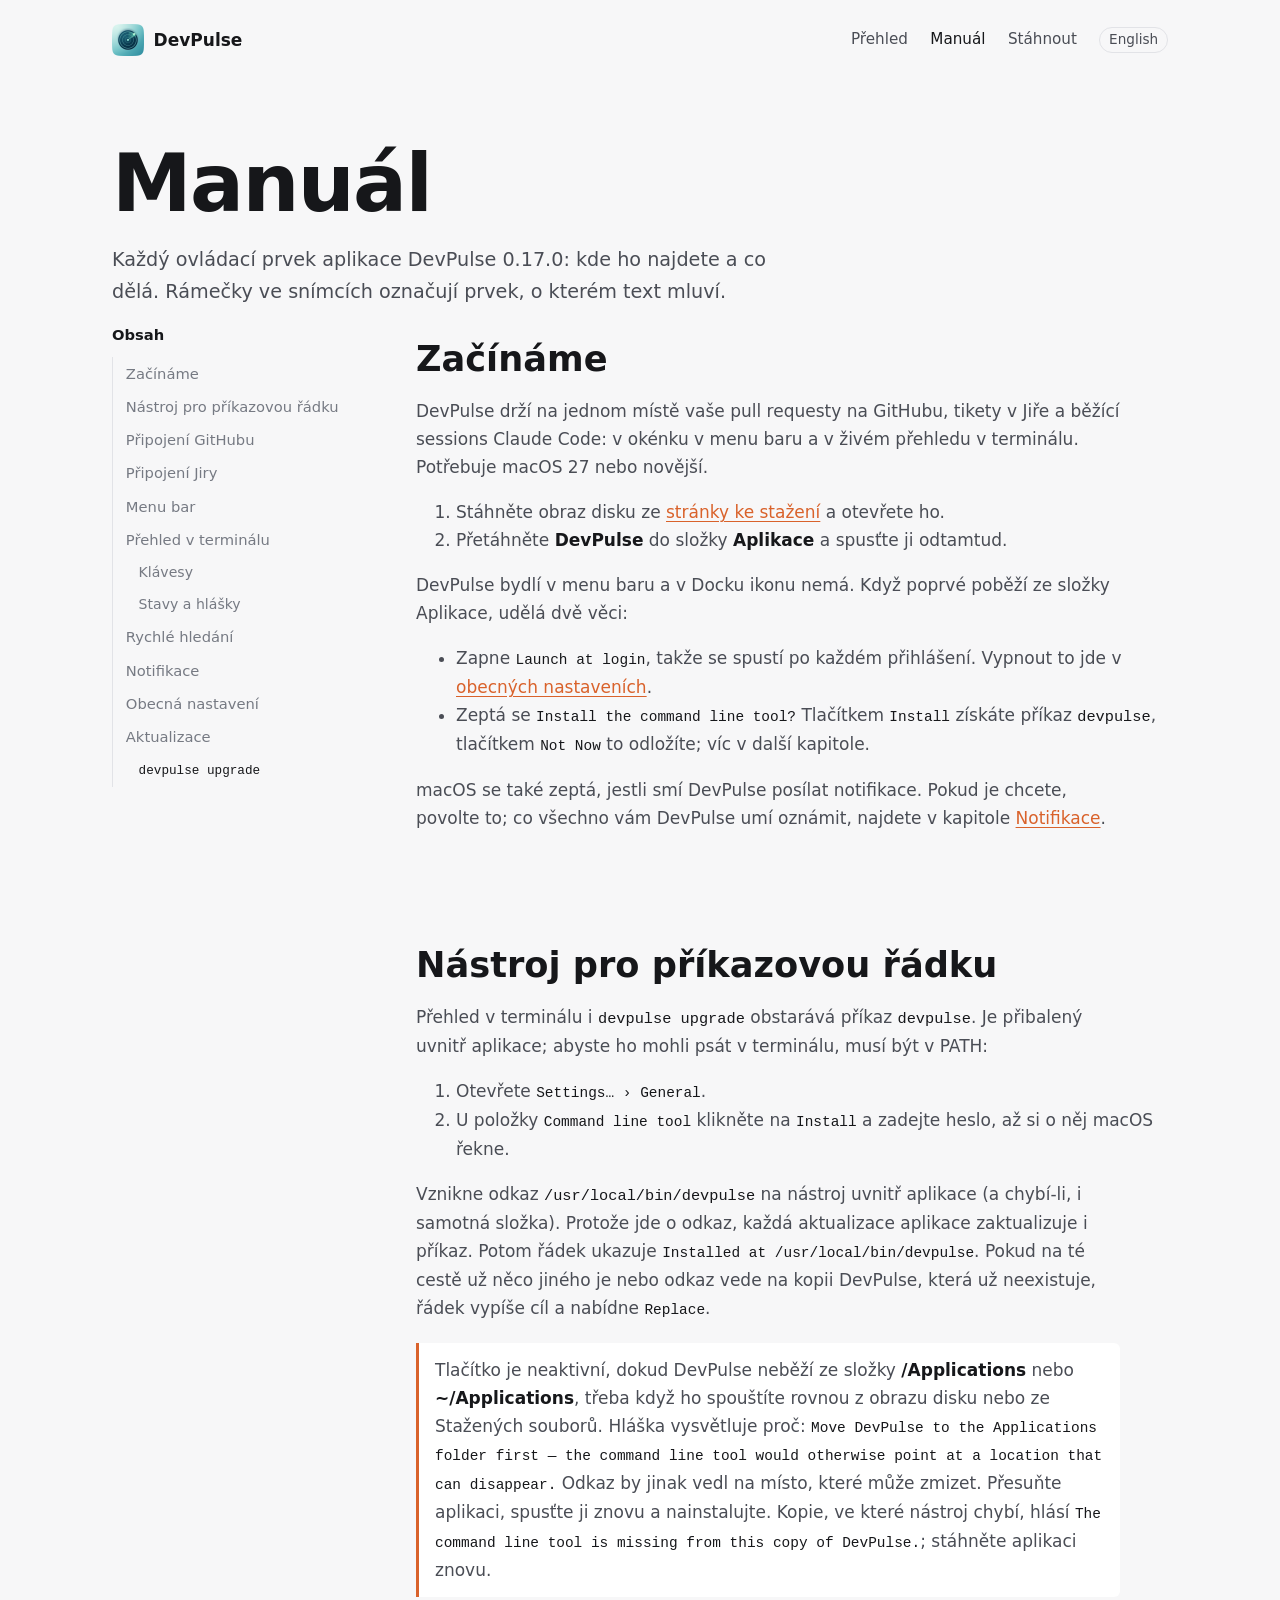
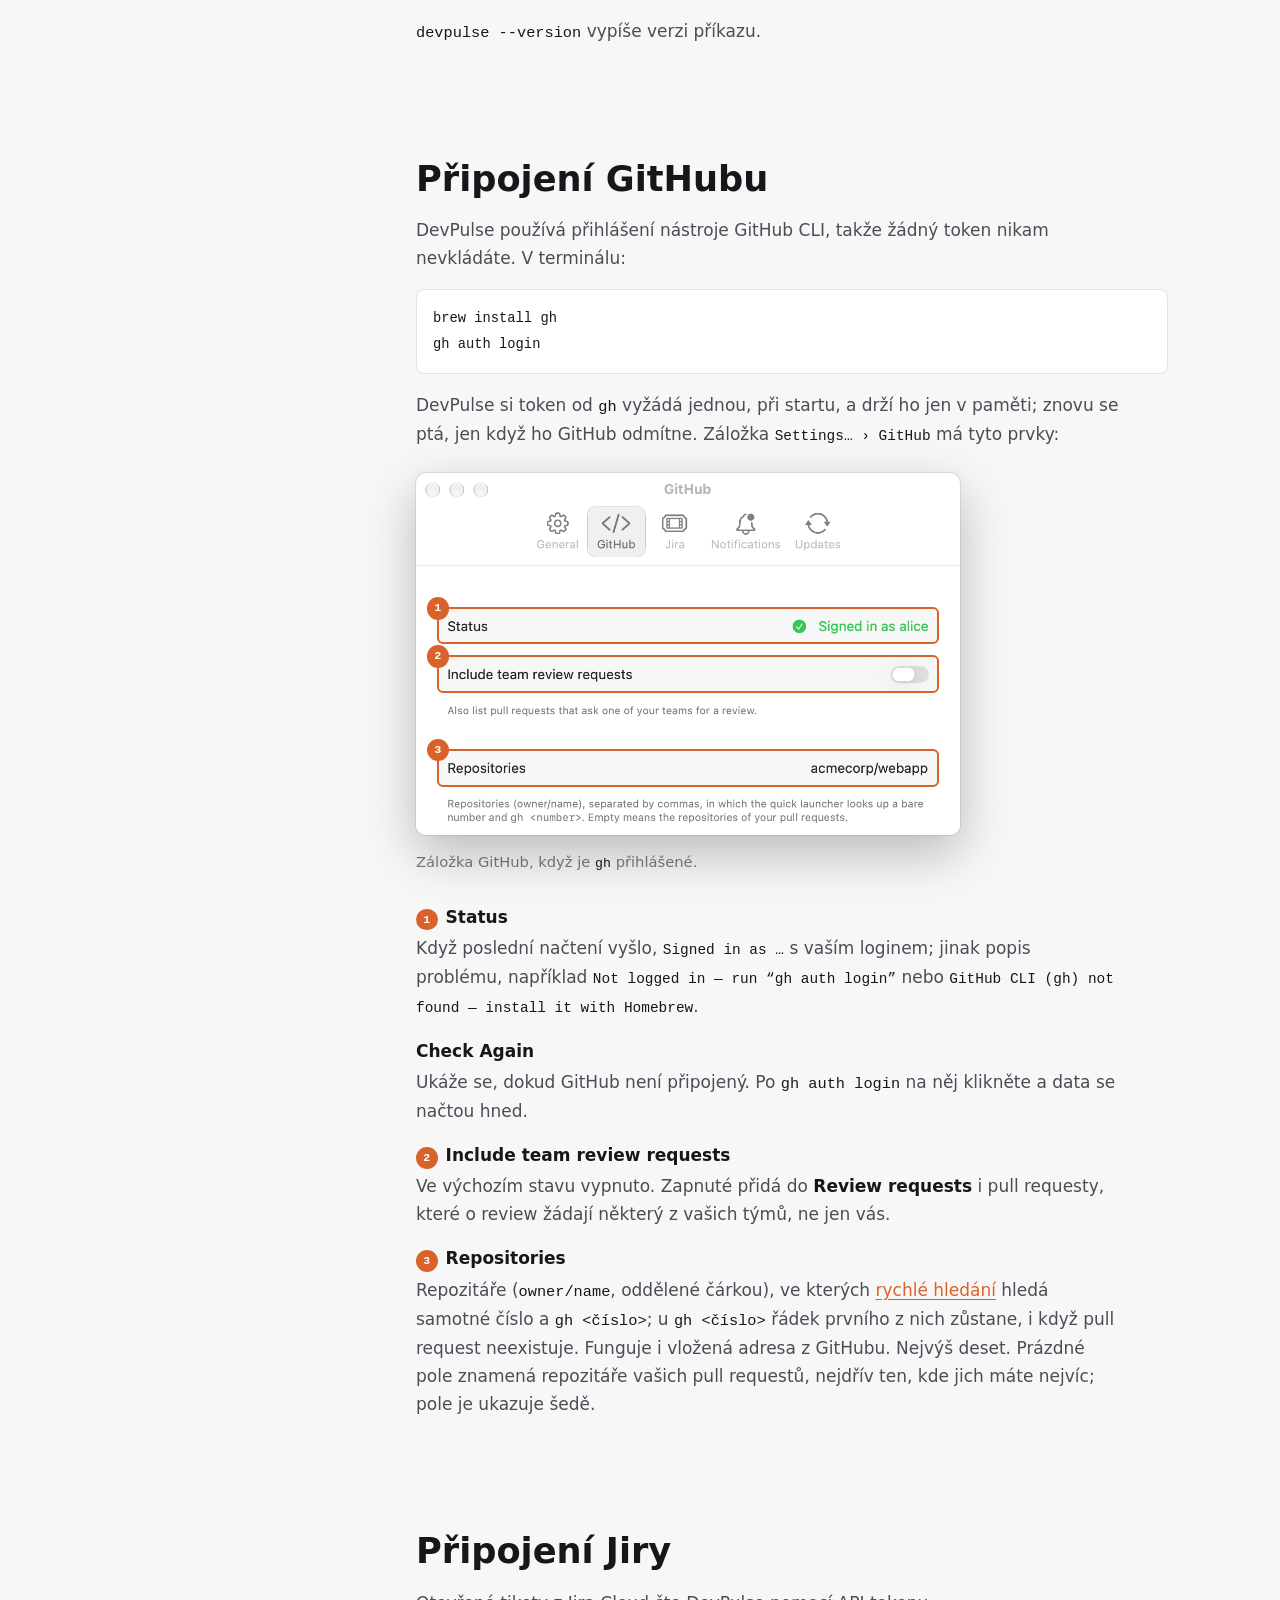
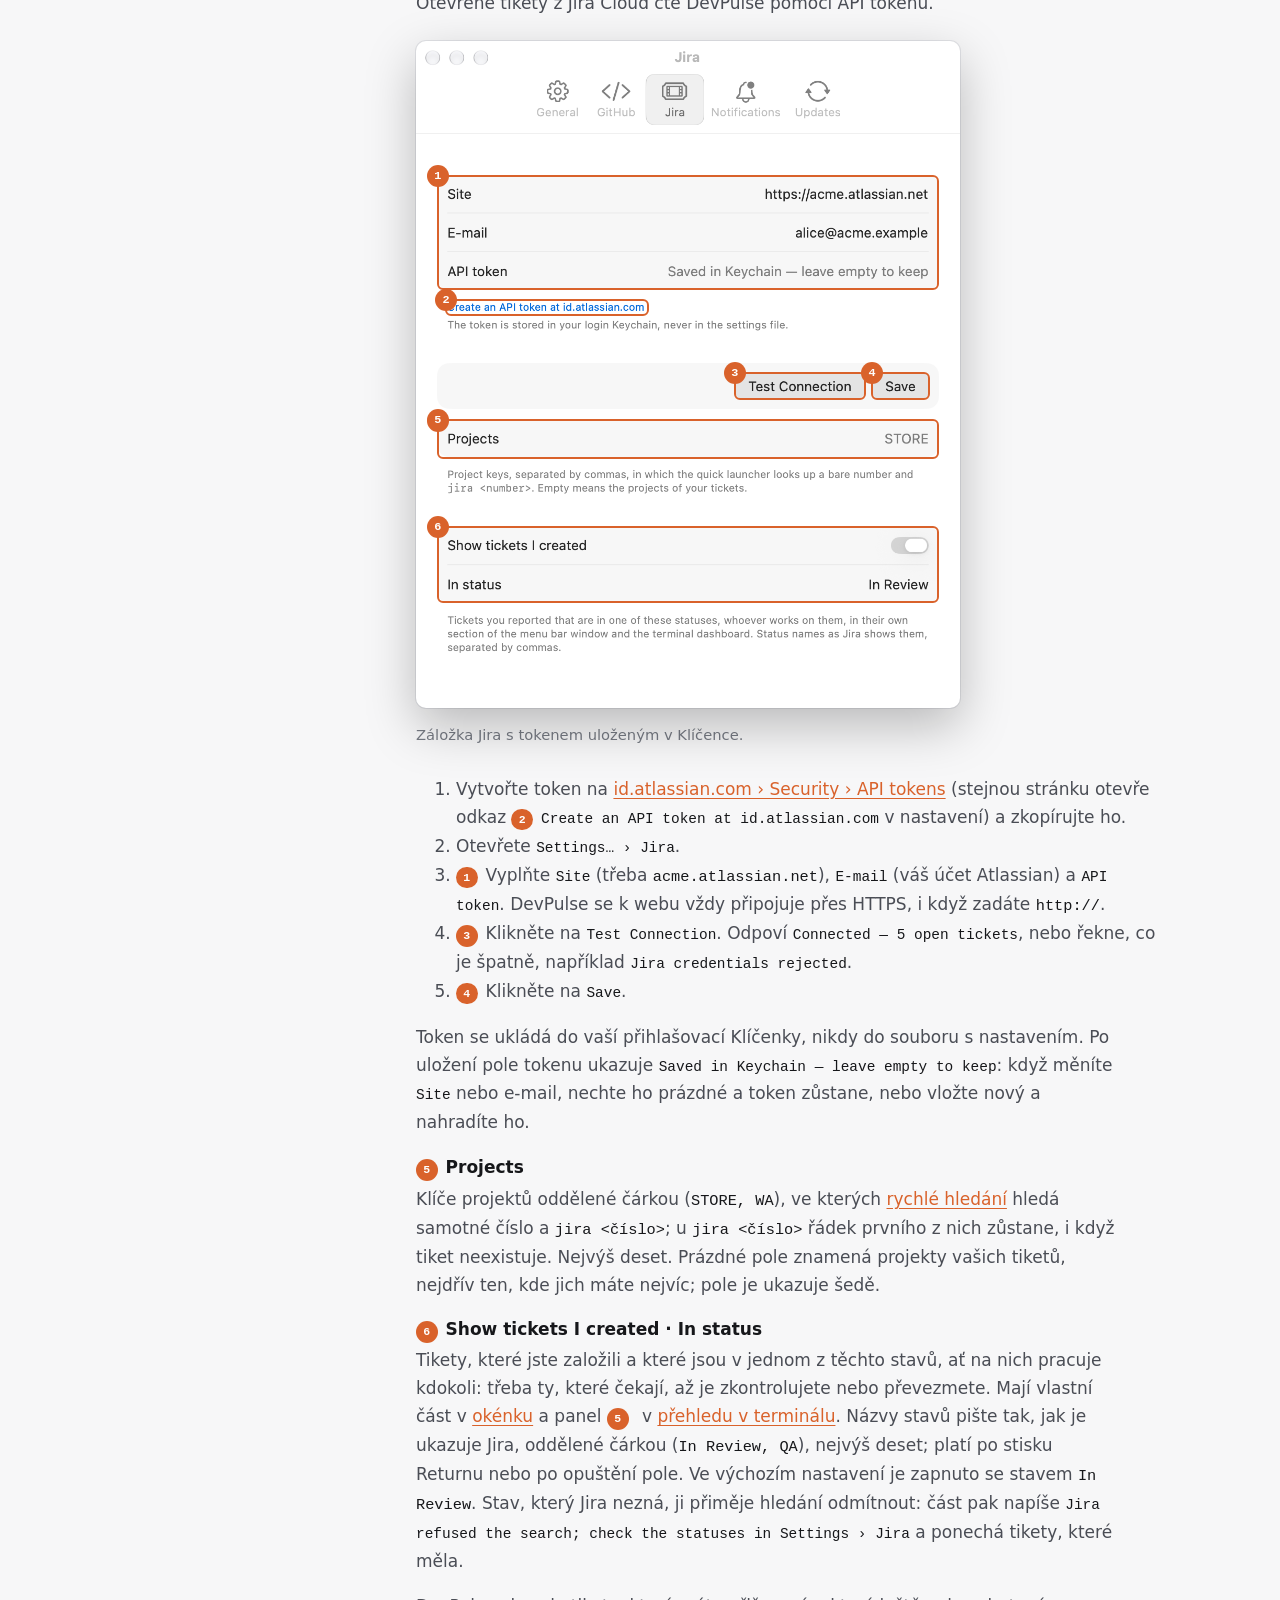
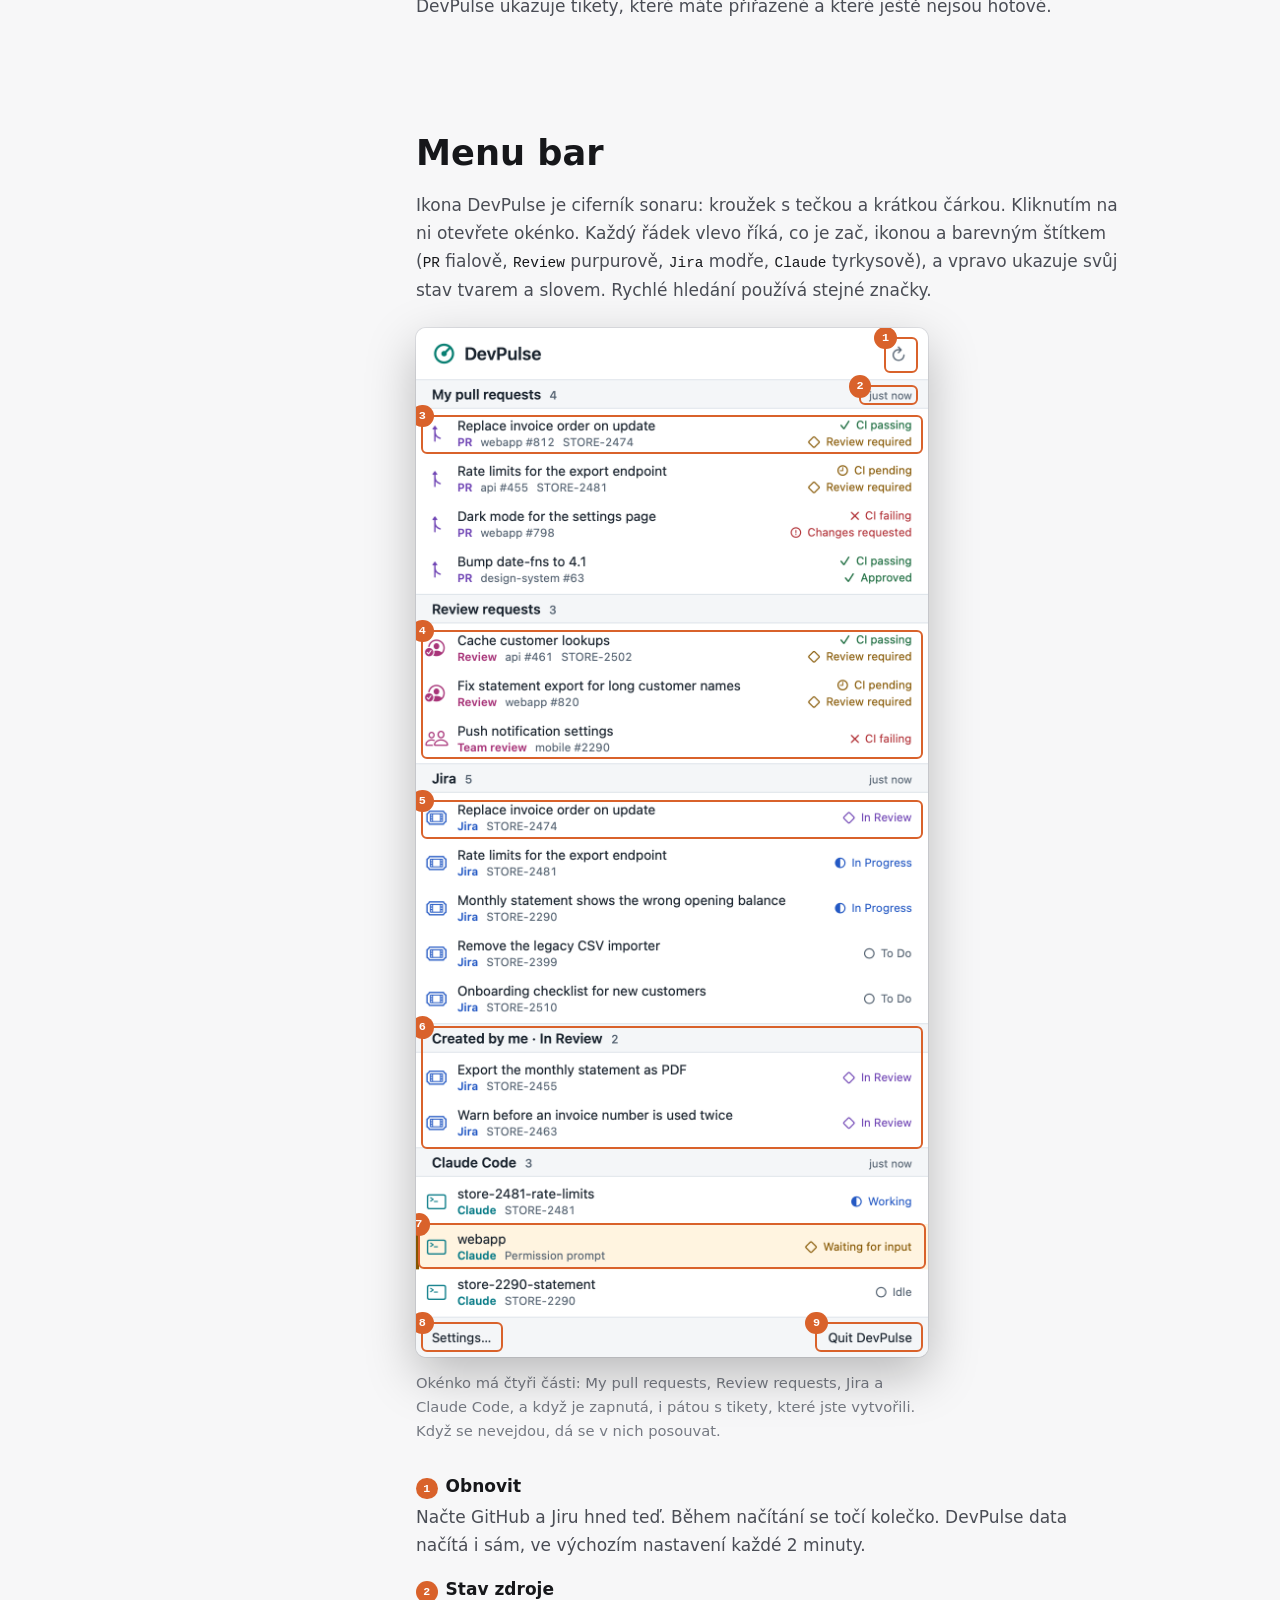
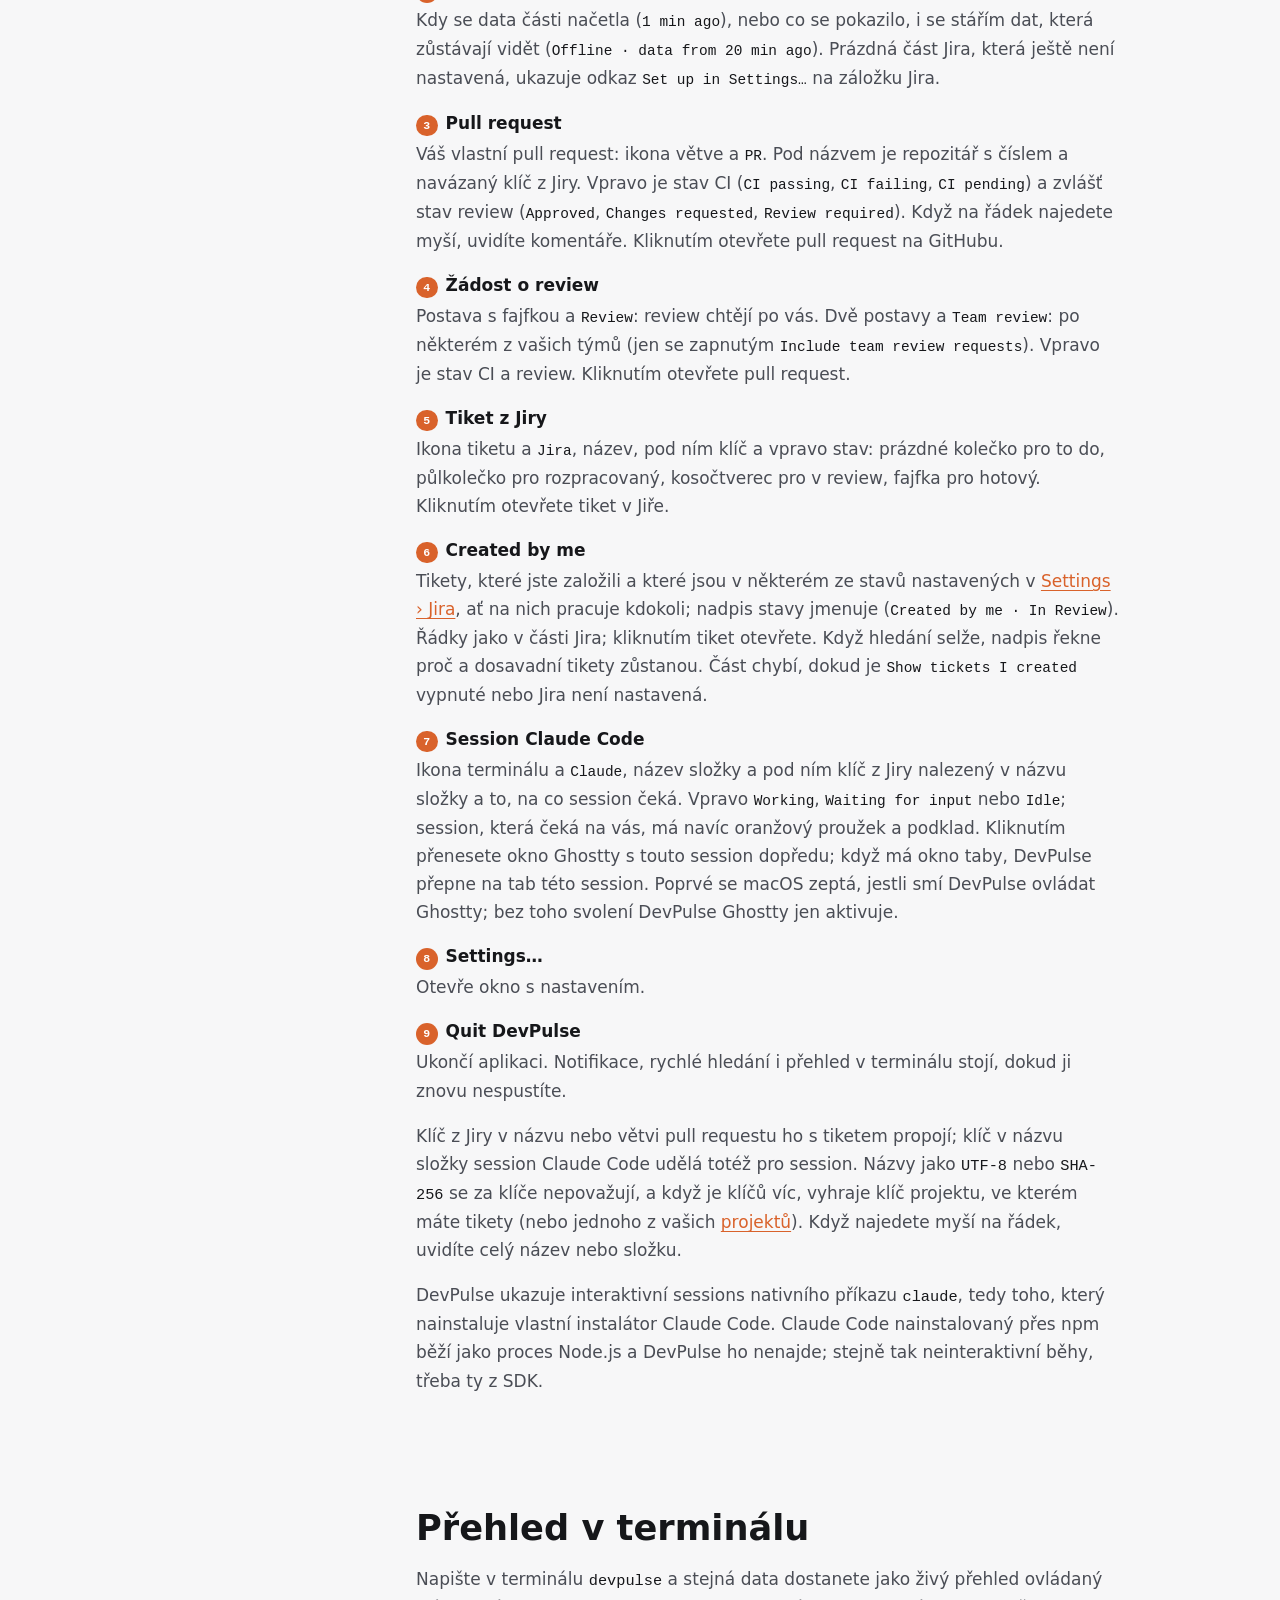
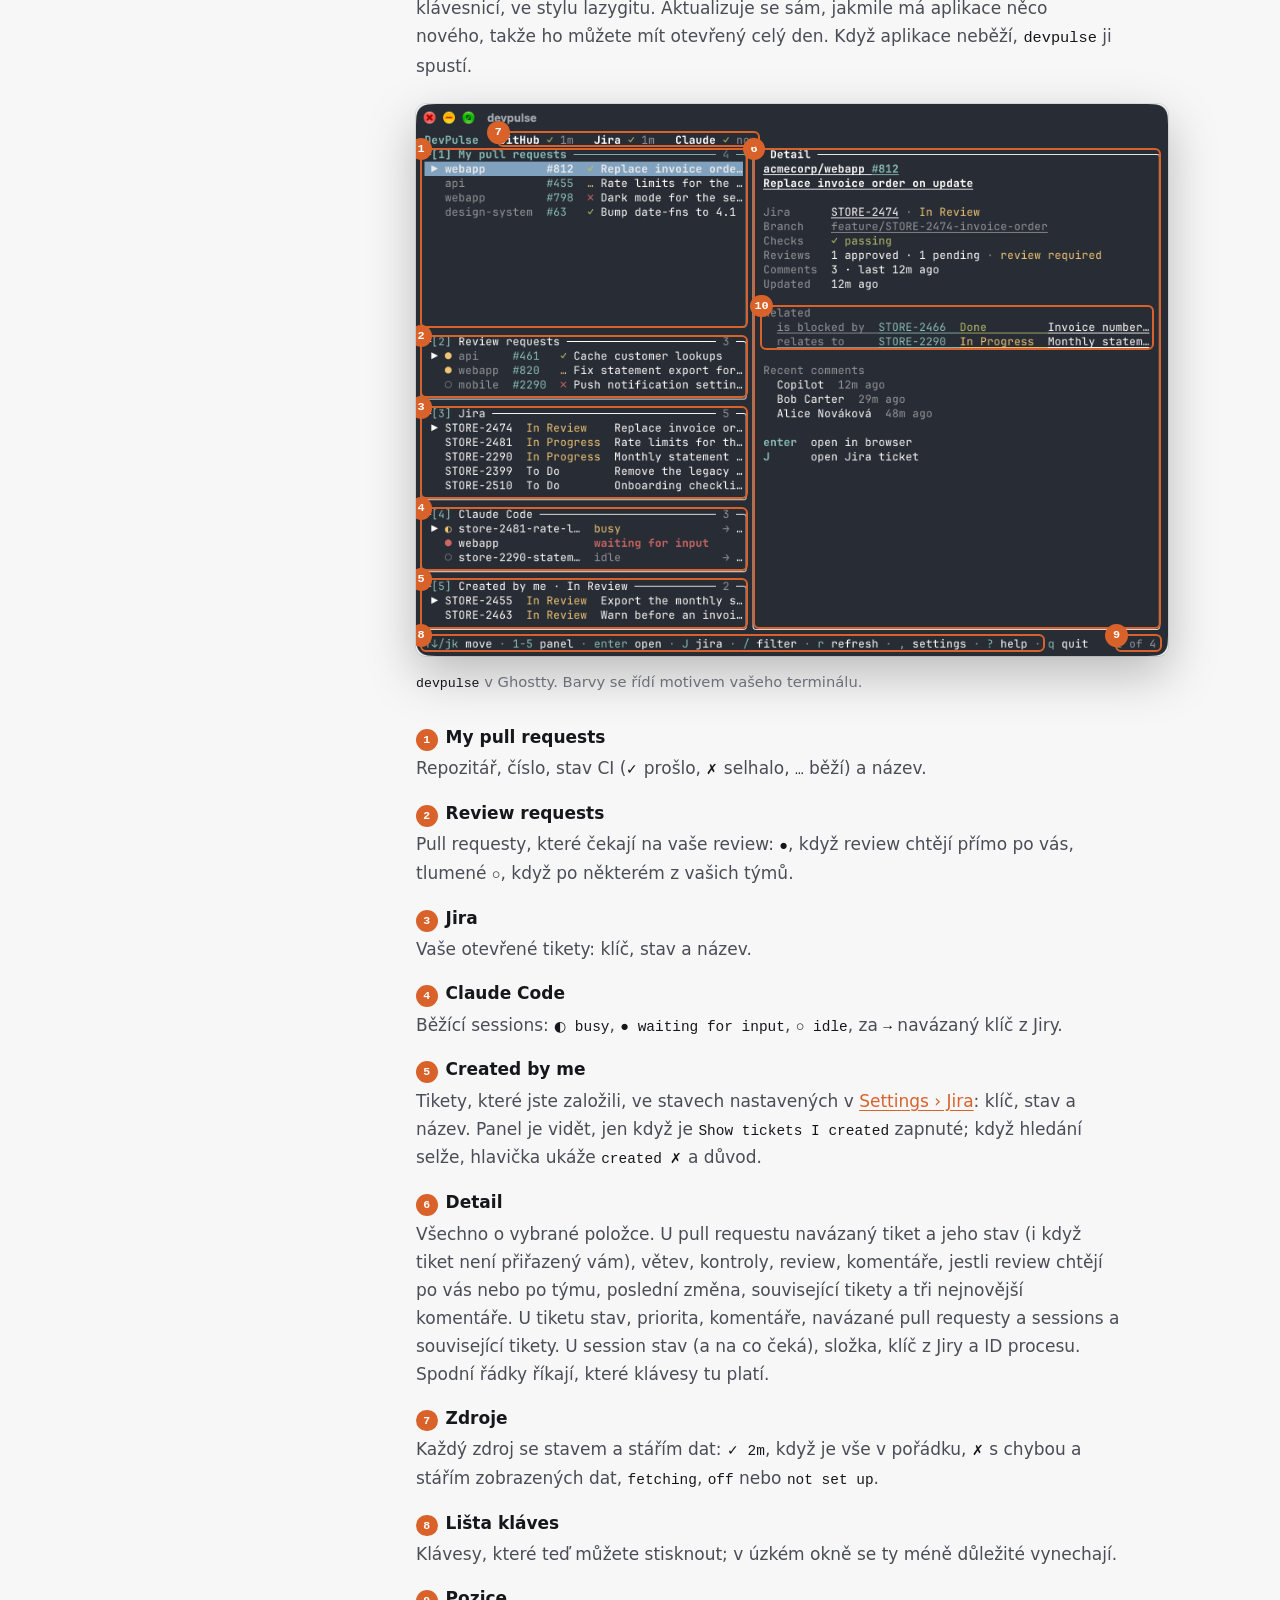
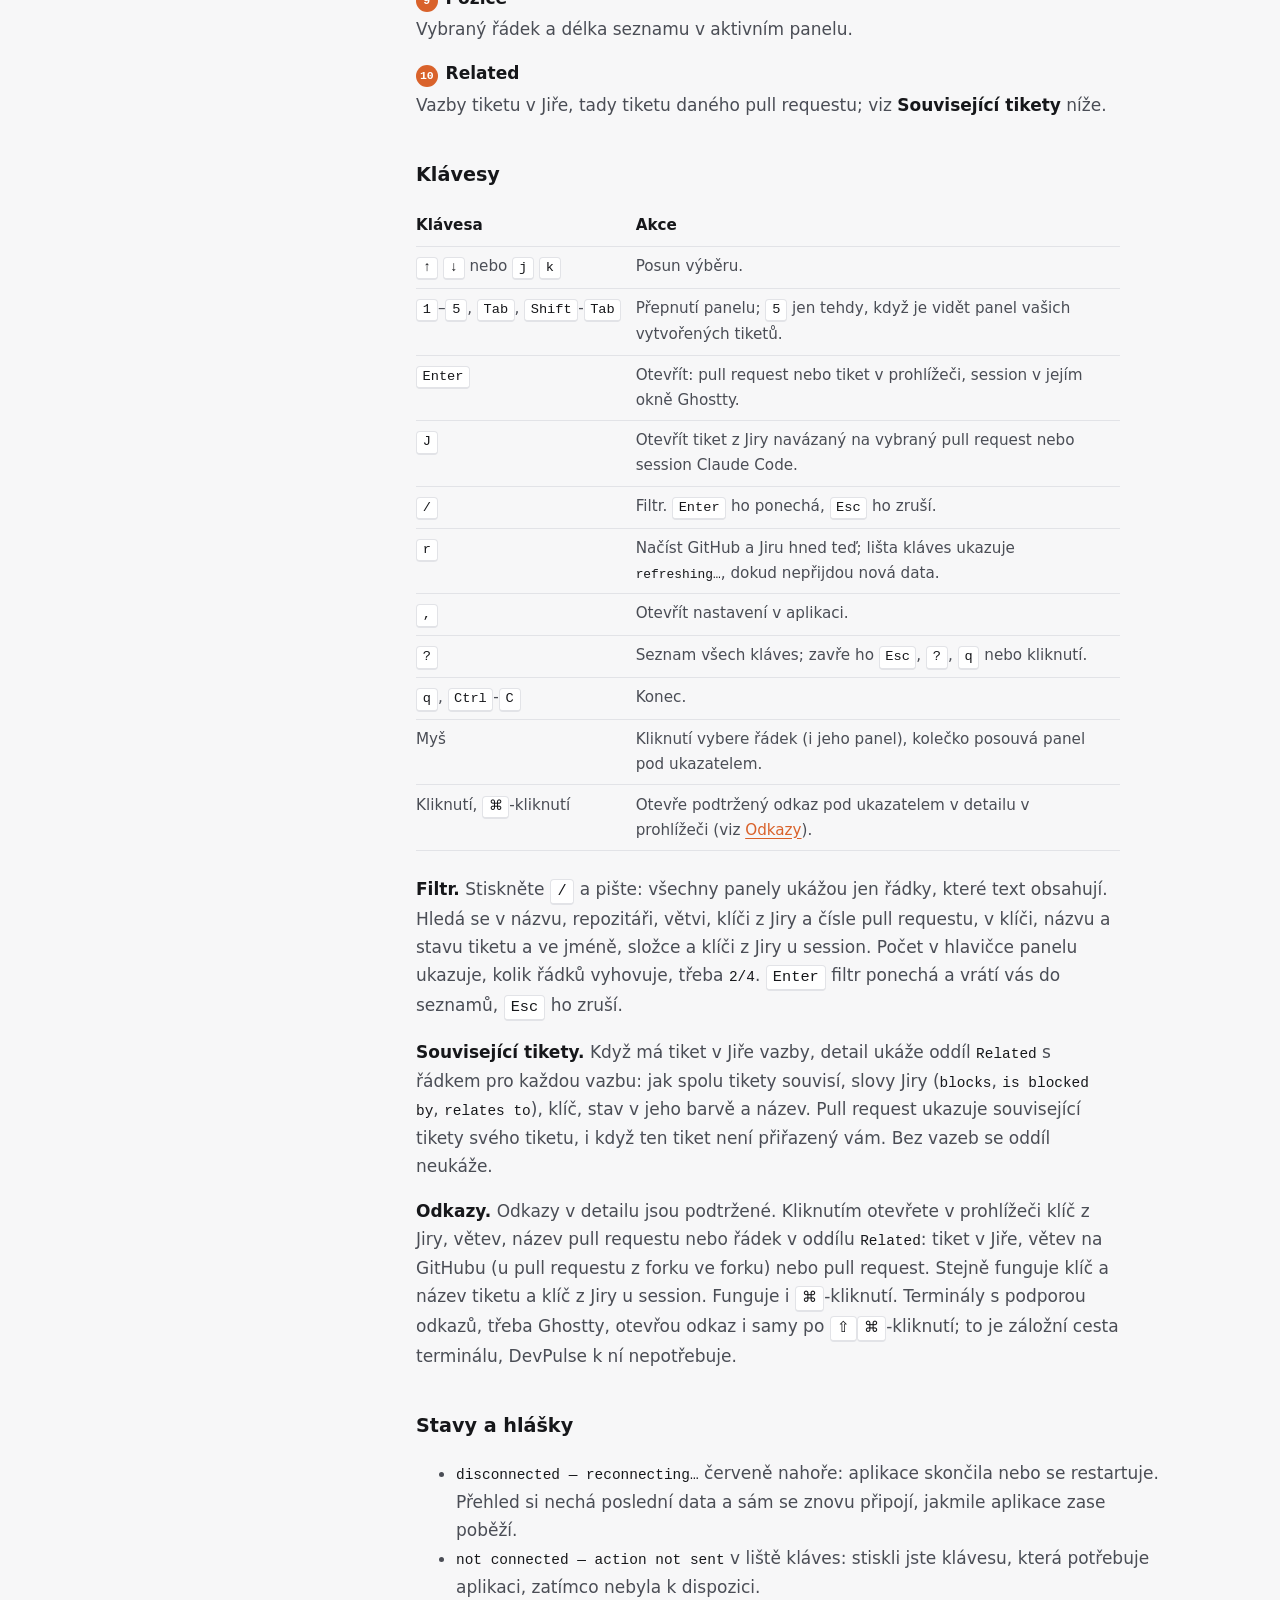
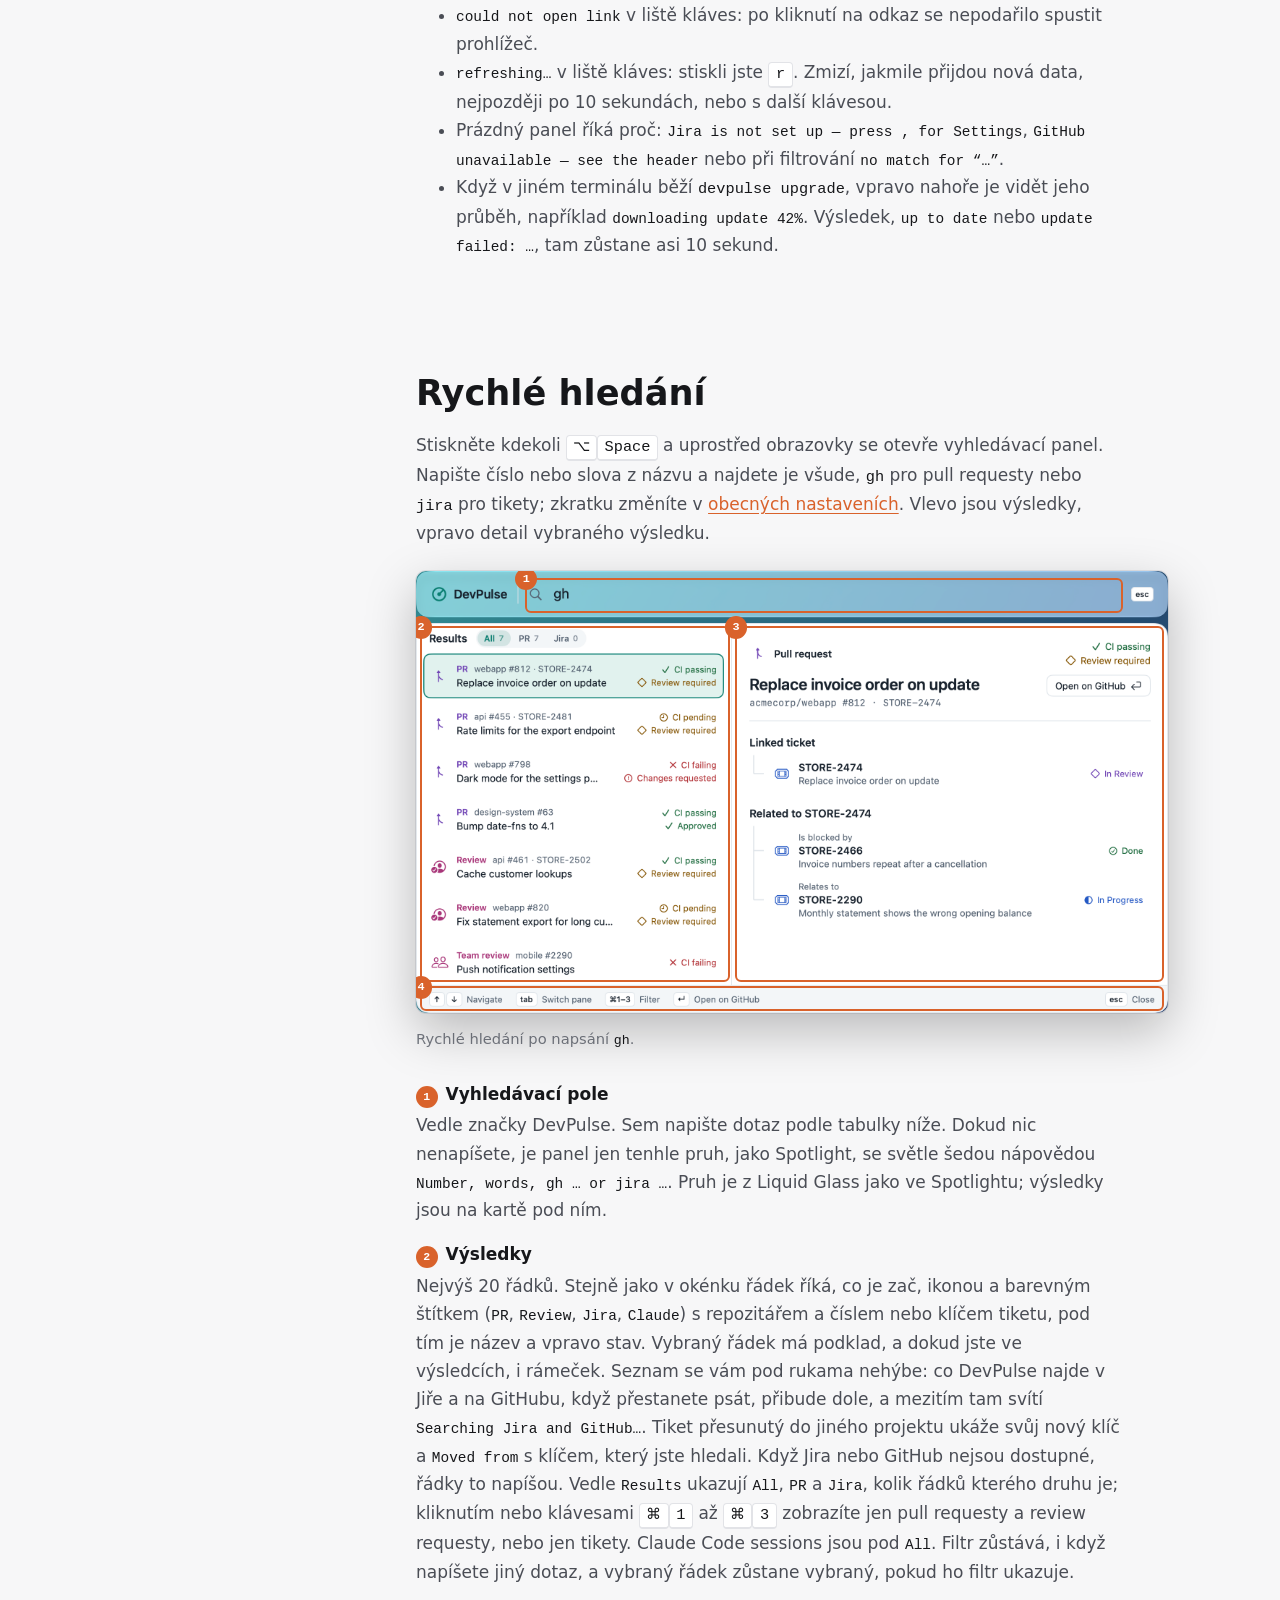
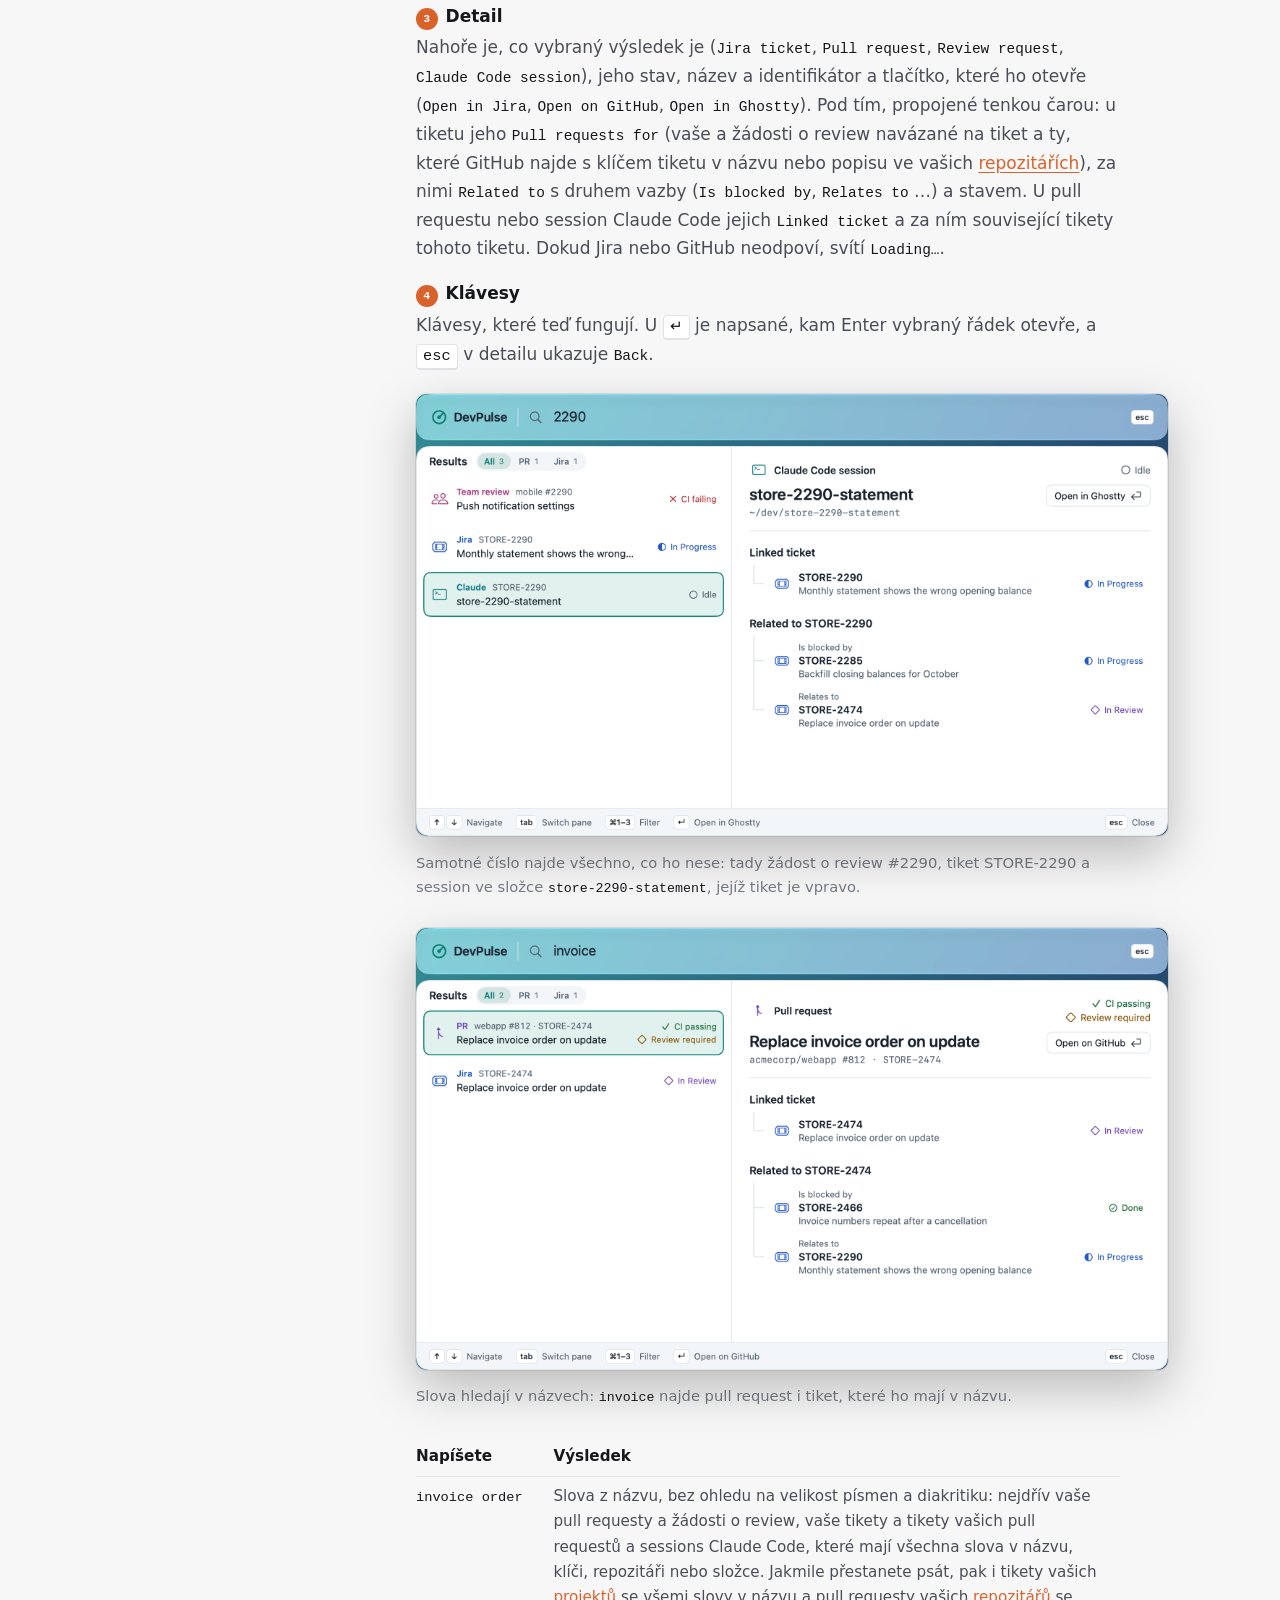
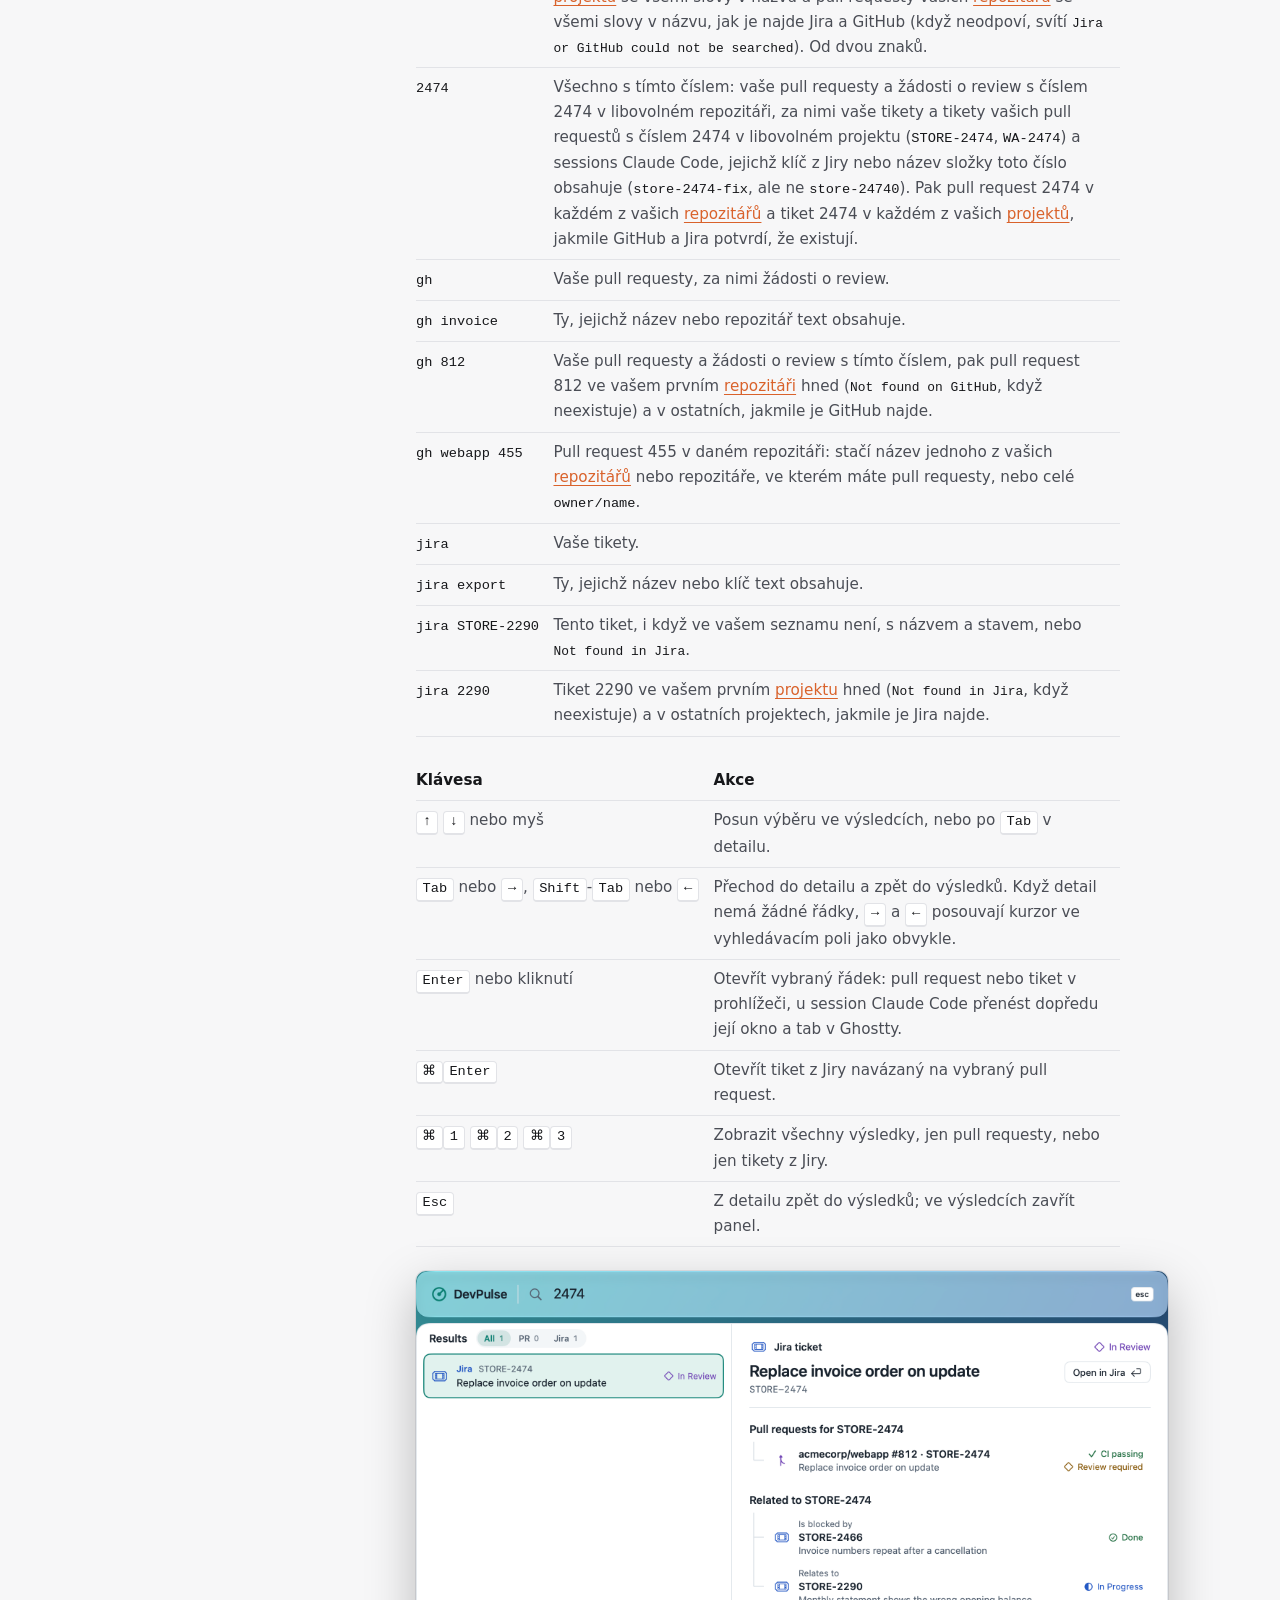
<file: docs/cs/manual.html>
<!doctype html>
<html lang="cs">
<head>
<meta charset="utf-8">
<meta name="viewport" content="width=device-width, initial-scale=1">
<title>DevPulse – manuál</title>
<meta name="description" content="Manuál aplikace DevPulse: všechny ovládací prvky s označenými snímky obrazovky.">
<link rel="alternate" hreflang="en" href="https://jiripisa.github.io/devpulse/manual.html">
<link rel="alternate" hreflang="cs" href="https://jiripisa.github.io/devpulse/cs/manual.html">
<link rel="alternate" hreflang="x-default" href="https://jiripisa.github.io/devpulse/manual.html">
<link rel="icon" href="../assets/icon.png">
<link rel="stylesheet" href="../assets/site.css">
<link rel="stylesheet" href="../assets/manual.css">
</head>
<body>

<header class="wrap masthead">
  <a class="brand" href="index.html"><img src="../assets/icon.png" alt="" width="32" height="32">DevPulse</a>
  <nav aria-label="Web">
    <a href="index.html">Přehled</a>
    <a href="manual.html" aria-current="page">Manuál</a>
    <a href="index.html#get">Stáhnout</a>
    <a class="lang" href="../manual.html" hreflang="en" lang="en">English</a>
  </nav>
</header>

<main>
  <div class="wrap title">
    <h1>Manuál</h1>
    <p>Každý ovládací prvek aplikace DevPulse 0.17.0: kde ho najdete a co dělá.
    Rámečky ve snímcích označují prvek, o kterém text mluví.</p>
  </div>

  <div class="wrap layout">
    <nav class="toc" aria-label="Obsah">
      <p>Obsah</p>
      <ol>
        <li><a href="#start">Začínáme</a></li>
        <li><a href="#cli">Nástroj pro příkazovou řádku</a></li>
        <li><a href="#github">Připojení GitHubu</a></li>
        <li><a href="#jira">Připojení Jiry</a></li>
        <li><a href="#popover">Menu bar</a></li>
        <li><a href="#tui">Přehled v terminálu</a>
          <ol>
            <li><a href="#tui-keys">Klávesy</a></li>
            <li><a href="#tui-states">Stavy a hlášky</a></li>
          </ol>
        </li>
        <li><a href="#launcher">Rychlé hledání</a></li>
        <li><a href="#notifications">Notifikace</a></li>
        <li><a href="#general">Obecná nastavení</a></li>
        <li><a href="#updates">Aktualizace</a>
          <ol>
            <li><a href="#upgrade"><code>devpulse upgrade</code></a></li>
          </ol>
        </li>
      </ol>
    </nav>

    <article>
      <section id="start">
        <h2>Začínáme</h2>
        <p>DevPulse drží na jednom místě vaše pull requesty na GitHubu, tikety
        v Jiře a běžící sessions Claude Code: v okénku v menu baru a v živém
        přehledu v terminálu. Potřebuje macOS 27 nebo novější.</p>
        <ol>
          <li>Stáhněte obraz disku ze <a href="index.html#get">stránky ke stažení</a>
          a otevřete ho.</li>
          <li>Přetáhněte <b>DevPulse</b> do složky <b>Aplikace</b> a spusťte ji odtamtud.</li>
        </ol>
        <p>DevPulse bydlí v menu baru a v Docku ikonu nemá. Když poprvé
        poběží ze složky Aplikace, udělá dvě věci:</p>
        <ul>
          <li>Zapne <span class="ui">Launch at login</span>, takže se spustí po
          každém přihlášení. Vypnout to jde v <a href="#general">obecných
          nastaveních</a>.</li>
          <li>Zeptá se <span class="ui">Install the command line tool?</span>
          Tlačítkem <span class="ui">Install</span> získáte příkaz
          <code>devpulse</code>, tlačítkem <span class="ui">Not Now</span> to
          odložíte; víc v další kapitole.</li>
        </ul>
        <p>macOS se také zeptá, jestli smí DevPulse posílat notifikace. Pokud
        je chcete, povolte to; co všechno vám DevPulse umí oznámit, najdete
        v kapitole <a href="#notifications">Notifikace</a>.</p>
      </section>

      <section id="cli">
        <h2>Nástroj pro příkazovou řádku</h2>
        <p>Přehled v terminálu i <code>devpulse upgrade</code> obstarává příkaz
        <code>devpulse</code>. Je přibalený uvnitř aplikace; abyste ho mohli
        psát v terminálu, musí být v PATH:</p>
        <ol>
          <li>Otevřete <span class="ui">Settings… › General</span>.</li>
          <li>U položky <span class="ui">Command line tool</span> klikněte na
          <span class="ui">Install</span> a zadejte heslo, až si o něj macOS
          řekne.</li>
        </ol>
        <p>Vznikne odkaz <code>/usr/local/bin/devpulse</code> na nástroj uvnitř
        aplikace (a chybí-li, i samotná složka). Protože jde o odkaz, každá
        aktualizace aplikace zaktualizuje i příkaz. Potom řádek ukazuje
        <span class="ui">Installed at /usr/local/bin/devpulse</span>. Pokud na
        té cestě už něco jiného je nebo odkaz vede na kopii DevPulse, která už
        neexistuje, řádek vypíše cíl a nabídne <span class="ui">Replace</span>.</p>
        <div class="note">
          <p>Tlačítko je neaktivní, dokud DevPulse neběží ze složky
          <b>/Applications</b> nebo <b>~/Applications</b>, třeba když ho
          spouštíte rovnou z obrazu disku nebo ze Stažených souborů. Hláška
          vysvětluje proč: <span class="ui">Move DevPulse to the Applications
          folder first — the command line tool would otherwise point at a
          location that can disappear.</span> Odkaz by jinak vedl na místo,
          které může zmizet. Přesuňte aplikaci, spusťte ji znovu a nainstalujte.
          Kopie, ve které nástroj chybí, hlásí <span class="ui">The command line
          tool is missing from this copy of DevPulse.</span>; stáhněte aplikaci
          znovu.</p>
        </div>
        <p><code>devpulse --version</code> vypíše verzi příkazu.</p>
      </section>

      <section id="github">
        <h2>Připojení GitHubu</h2>
        <p>DevPulse používá přihlášení nástroje GitHub CLI, takže žádný token
        nikam nevkládáte. V terminálu:</p>
<pre><code>brew install gh
gh auth login</code></pre>
        <p>DevPulse si token od <code>gh</code> vyžádá jednou, při startu,
        a drží ho jen v paměti; znovu se ptá, jen když ho GitHub odmítne. Záložka <span class="ui">Settings… › GitHub</span> má
        tyto prvky:</p>
        <figure class="fig" style="max-width:34rem">
          <div class="view" style="--iw:1040;--ih:900;--zh:77">
            <img src="../assets/manual/devpulse-settings-github.png" alt="Záložka GitHub v nastavení: stav, týmové žádosti o review a repozitáře">
            <span class="mark" style="--x:3.8;--y:28.5;--w:92.3;--h:7.9"><b>1</b></span>
            <span class="mark" style="--x:3.8;--y:38.7;--w:92.3;--h:8"><b>2</b></span>
            <span class="mark" style="--x:3.8;--y:58.6;--w:92.3;--h:8"><b>3</b></span>
          </div>
          <figcaption>Záložka GitHub, když je <code>gh</code> přihlášené.</figcaption>
        </figure>
        <dl class="controls">
          <dt><span class="n">1</span>Status</dt>
          <dd>Když poslední načtení vyšlo, <span class="ui">Signed in as …</span>
          s vaším loginem; jinak popis problému, například
          <span class="ui">Not logged in — run “gh auth login”</span> nebo
          <span class="ui">GitHub CLI (gh) not found — install it with Homebrew</span>.</dd>
          <dt>Check Again</dt>
          <dd>Ukáže se, dokud GitHub není připojený. Po <code>gh auth login</code>
          na něj klikněte a data se načtou hned.</dd>
          <dt><span class="n">2</span>Include team review requests</dt>
          <dd>Ve výchozím stavu vypnuto. Zapnuté přidá do <b>Review requests</b>
          i pull requesty, které o review žádají některý z vašich týmů, ne jen
          vás.</dd>
          <dt><span class="n">3</span>Repositories</dt>
          <dd>Repozitáře (<code>owner/name</code>, oddělené čárkou), ve kterých
          <a href="#launcher">rychlé hledání</a> hledá samotné číslo a
          <code>gh &lt;číslo&gt;</code>; u <code>gh &lt;číslo&gt;</code> řádek prvního z nich
          zůstane, i když pull request neexistuje. Funguje i vložená adresa z GitHubu. Nejvýš deset.
          Prázdné pole znamená repozitáře vašich pull requestů, nejdřív ten, kde jich máte nejvíc;
          pole je ukazuje šedě.</dd>
        </dl>
      </section>

      <section id="jira">
        <h2>Připojení Jiry</h2>
        <p>Otevřené tikety z Jira Cloud čte DevPulse pomocí API tokenu.</p>
        <figure class="fig" style="max-width:34rem">
          <div class="view" style="--iw:1040;--ih:1276">
            <img src="../assets/manual/devpulse-settings-jira.png" alt="Záložka Jira v nastavení s webem, e-mailem, uloženým tokenem, tlačítky Test Connection a Save, projekty a tikety, které jste vytvořili">
            <span class="mark" style="--x:3.8;--y:20.1;--w:92.3;--h:17.2"><b>1</b></span>
            <span class="mark" style="--x:5.3;--y:38.65;--w:37.5;--h:2.55"><b>2</b></span>
            <span class="mark" style="--x:58.4;--y:49.65;--w:24.4;--h:4.25"><b>3</b></span>
            <span class="mark" style="--x:83.6;--y:49.65;--w:10.9;--h:4.25"><b>4</b></span>
            <span class="mark" style="--x:3.8;--y:56.7;--w:92.3;--h:5.9"><b>5</b></span>
            <span class="mark" style="--x:3.8;--y:72.7;--w:92.3;--h:11.5"><b>6</b></span>
          </div>
          <figcaption>Záložka Jira s tokenem uloženým v Klíčence.</figcaption>
        </figure>
        <ol>
          <li>Vytvořte token na
          <a href="https://id.atlassian.com/manage-profile/security/api-tokens">id.atlassian.com › Security › API tokens</a>
          (stejnou stránku otevře odkaz <span class="n">2</span><span class="ui">Create an API token at
          id.atlassian.com</span> v nastavení) a zkopírujte ho.</li>
          <li>Otevřete <span class="ui">Settings… › Jira</span>.</li>
          <li><span class="n">1</span>Vyplňte <span class="ui">Site</span> (třeba
          <code>acme.atlassian.net</code>), <span class="ui">E-mail</span> (váš
          účet Atlassian) a <span class="ui">API token</span>. DevPulse se
          k webu vždy připojuje přes HTTPS, i když zadáte <code>http://</code>.</li>
          <li><span class="n">3</span>Klikněte na <span class="ui">Test Connection</span>. Odpoví
          <span class="ui">Connected — 5 open tickets</span>, nebo řekne, co je
          špatně, například <span class="ui">Jira credentials rejected</span>.</li>
          <li><span class="n">4</span>Klikněte na <span class="ui">Save</span>.</li>
        </ol>
        <p>Token se ukládá do vaší přihlašovací Klíčenky, nikdy do souboru
        s nastavením. Po uložení pole tokenu ukazuje <span class="ui">Saved in
        Keychain — leave empty to keep</span>: když měníte <span class="ui">Site</span> nebo e-mail,
        nechte ho prázdné a token zůstane, nebo vložte nový a nahradíte ho.</p>
        <dl class="controls">
          <dt><span class="n">5</span>Projects</dt>
          <dd>Klíče projektů oddělené čárkou (<code>STORE, WA</code>), ve kterých
          <a href="#launcher">rychlé hledání</a> hledá samotné číslo a <code>jira &lt;číslo&gt;</code>;
          u <code>jira &lt;číslo&gt;</code> řádek prvního z nich zůstane, i když tiket neexistuje.
          Nejvýš deset. Prázdné pole znamená projekty
          vašich tiketů, nejdřív ten, kde jich máte nejvíc; pole je ukazuje šedě.</dd>
          <dt><span class="n">6</span>Show tickets I created · In status</dt>
          <dd>Tikety, které jste založili a které jsou v jednom z těchto stavů, ať na nich
          pracuje kdokoli: třeba ty, které čekají, až je zkontrolujete nebo převezmete. Mají
          vlastní část v <a href="#popover">okénku</a> a panel <span class="n">5</span>
          v <a href="#tui">přehledu v terminálu</a>. Názvy stavů pište tak, jak je ukazuje Jira,
          oddělené čárkou (<code>In Review, QA</code>), nejvýš deset; platí po stisku Returnu
          nebo po opuštění pole. Ve výchozím nastavení je zapnuto se stavem
          <code>In Review</code>. Stav, který Jira nezná, ji přiměje hledání odmítnout: část
          pak napíše <span class="ui">Jira refused the search; check the statuses in Settings ›
          Jira</span> a ponechá tikety, které měla.</dd>
        </dl>
        <p>DevPulse ukazuje tikety, které máte přiřazené a které ještě nejsou
        hotové.</p>
      </section>

      <section id="popover">
        <h2>Menu bar</h2>
        <p>Ikona DevPulse je ciferník sonaru: kroužek s tečkou a krátkou čárkou. Kliknutím na ni otevřete okénko.
        Každý řádek vlevo říká, co je zač, ikonou a barevným štítkem
        (<span class="ui">PR</span> fialově, <span class="ui">Review</span> purpurově,
        <span class="ui">Jira</span> modře, <span class="ui">Claude</span> tyrkysově), a vpravo
        ukazuje svůj stav tvarem a slovem. Rychlé hledání používá stejné značky.</p>
        <figure class="fig" style="max-width:32rem">
          <div class="view" style="--iw:1040;--ih:2090">
            <img src="../assets/manual/devpulse-popover.png" alt="Okénko DevPulse s pull requesty, žádostmi o review, tikety z Jiry, dvěma vašimi tikety v review a třemi sessions Claude Code">
            <span class="mark" style="--x:91.5;--y:0.9;--w:6.5;--h:3.5"><b>1</b></span>
            <span class="mark" style="--x:86.5;--y:5.6;--w:11.5;--h:1.95"><b>2</b></span>
            <span class="mark" style="--x:1;--y:8.45;--w:98;--h:3.85"><b>3</b></span>
            <span class="mark" style="--x:1;--y:29.35;--w:98;--h:12.6"><b>4</b></span>
            <span class="mark" style="--x:1;--y:45.9;--w:98;--h:3.85"><b>5</b></span>
            <span class="mark" style="--x:1;--y:67.9;--w:98;--h:11.9"><b>6</b></span>
            <span class="mark" style="--x:0.3;--y:87.05;--w:99.4;--h:4.4"><b>7</b></span>
            <span class="mark" style="--x:1;--y:96.65;--w:16;--h:2.9"><b>8</b></span>
            <span class="mark" style="--x:78;--y:96.65;--w:21;--h:2.9"><b>9</b></span>
          </div>
          <figcaption>Okénko má čtyři části: My pull requests, Review requests,
          Jira a Claude Code, a když je zapnutá, i pátou s tikety, které jste vytvořili. Když se
          nevejdou, dá se v nich posouvat.</figcaption>
        </figure>
        <dl class="controls">
          <dt><span class="n">1</span>Obnovit</dt>
          <dd>Načte GitHub a Jiru hned teď. Během načítání se točí kolečko.
          DevPulse data načítá i sám, ve výchozím nastavení každé 2 minuty.</dd>
          <dt><span class="n">2</span>Stav zdroje</dt>
          <dd>Kdy se data části načetla (<span class="ui">1 min ago</span>),
          nebo co se pokazilo, i se stářím dat, která zůstávají vidět
          (<span class="ui">Offline · data from 20 min ago</span>). Prázdná
          část Jira, která ještě není nastavená, ukazuje odkaz
          <span class="ui">Set up in Settings…</span> na záložku Jira.</dd>
          <dt><span class="n">3</span>Pull request</dt>
          <dd>Váš vlastní pull request: ikona větve a <span class="ui">PR</span>.
          Pod názvem je repozitář s číslem a navázaný klíč z Jiry. Vpravo je stav
          CI (<span class="ui">CI passing</span>, <span class="ui">CI failing</span>,
          <span class="ui">CI pending</span>) a zvlášť stav review
          (<span class="ui">Approved</span>, <span class="ui">Changes requested</span>,
          <span class="ui">Review required</span>). Když na řádek najedete myší, uvidíte
          komentáře. Kliknutím otevřete pull request na GitHubu.</dd>
          <dt><span class="n">4</span>Žádost o review</dt>
          <dd>Postava s fajfkou a <span class="ui">Review</span>: review chtějí po
          vás. Dvě postavy a <span class="ui">Team review</span>: po některém z vašich
          týmů (jen se zapnutým <span class="ui">Include team review requests</span>).
          Vpravo je stav CI a review. Kliknutím otevřete pull request.</dd>
          <dt><span class="n">5</span>Tiket z Jiry</dt>
          <dd>Ikona tiketu a <span class="ui">Jira</span>, název, pod ním klíč
          a vpravo stav: prázdné kolečko pro to do, půlkolečko pro rozpracovaný,
          kosočtverec pro v review, fajfka pro hotový. Kliknutím otevřete tiket
          v Jiře.</dd>
          <dt><span class="n">6</span>Created by me</dt>
          <dd>Tikety, které jste založili a které jsou v některém ze stavů nastavených
          v <a href="#jira">Settings › Jira</a>, ať na nich pracuje kdokoli; nadpis stavy
          jmenuje (<span class="ui">Created by me · In Review</span>). Řádky jako v části Jira;
          kliknutím tiket otevřete. Když hledání selže, nadpis řekne proč a dosavadní tikety
          zůstanou. Část chybí, dokud je <span class="ui">Show tickets I created</span>
          vypnuté nebo Jira není nastavená.</dd>
          <dt><span class="n">7</span>Session Claude Code</dt>
          <dd>Ikona terminálu a <span class="ui">Claude</span>, název složky a pod
          ním klíč z Jiry nalezený v názvu složky a to, na co session čeká. Vpravo
          <span class="ui">Working</span>, <span class="ui">Waiting for input</span>
          nebo <span class="ui">Idle</span>; session, která čeká na vás, má navíc
          oranžový proužek a podklad. Kliknutím přenesete
          okno Ghostty s touto session dopředu; když má okno taby, DevPulse
          přepne na tab této session. Poprvé se macOS zeptá, jestli
          smí DevPulse ovládat Ghostty; bez toho svolení DevPulse Ghostty jen
          aktivuje.</dd>
          <dt><span class="n">8</span>Settings…</dt>
          <dd>Otevře okno s nastavením.</dd>
          <dt><span class="n">9</span>Quit DevPulse</dt>
          <dd>Ukončí aplikaci. Notifikace, rychlé hledání i přehled v terminálu
          stojí, dokud ji znovu nespustíte.</dd>
        </dl>
        <p>Klíč z Jiry v názvu nebo větvi pull requestu ho s tiketem propojí;
        klíč v názvu složky session Claude Code udělá totéž pro session. Názvy
        jako <code>UTF-8</code> nebo <code>SHA-256</code> se za klíče
        nepovažují, a když je klíčů víc, vyhraje klíč projektu, ve kterém máte
        tikety (nebo jednoho z vašich <a href="#jira">projektů</a>). Když najedete
        myší na řádek, uvidíte celý název nebo složku.</p>
        <p>DevPulse ukazuje interaktivní sessions nativního příkazu
        <code>claude</code>, tedy toho, který nainstaluje vlastní instalátor
        Claude Code. Claude Code nainstalovaný přes npm běží jako proces
        Node.js a DevPulse ho nenajde; stejně tak neinteraktivní běhy, třeba
        ty z SDK.</p>
      </section>

      <section id="tui">
        <h2>Přehled v terminálu</h2>
        <p>Napište v terminálu <code>devpulse</code> a stejná data dostanete
        jako živý přehled ovládaný klávesnicí, ve stylu lazygitu. Aktualizuje
        se sám, jakmile má aplikace něco nového, takže ho můžete mít otevřený
        celý den. Když aplikace neběží, <code>devpulse</code> ji spustí.</p>
        <figure class="fig">
          <div class="view" style="--iw:1776;--ih:1304">
            <img src="../assets/manual/devpulse-tui.png" alt="Přehled devpulse v terminálu s pěti očíslovanými panely a panelem s detailem">
            <span class="mark" style="--x:0.5;--y:8;--w:43.6;--h:32.6"><b>1</b></span>
            <span class="mark" style="--x:0.5;--y:41.9;--w:43.6;--h:11.5"><b>2</b></span>
            <span class="mark" style="--x:0.5;--y:54.8;--w:43.6;--h:16.8"><b>3</b></span>
            <span class="mark" style="--x:0.5;--y:73.1;--w:43.6;--h:11.5"><b>4</b></span>
            <span class="mark" style="--x:0.5;--y:86;--w:43.6;--h:9.1"><b>5</b></span>
            <span class="mark" style="--x:44.8;--y:8;--w:54.3;--h:87.2"><b>6</b></span>
            <span class="mark" style="--x:10.8;--y:5;--w:35;--h:2.9"><b>7</b></span>
            <span class="mark" style="--x:0.5;--y:96.1;--w:83.2;--h:3.2"><b>8</b></span>
            <span class="mark" style="--x:93;--y:96.1;--w:6.2;--h:3.2"><b>9</b></span>
            <span class="mark" style="--x:45.7;--y:36.4;--w:52.4;--h:8.2"><b>10</b></span>
          </div>
          <figcaption><code>devpulse</code> v Ghostty. Barvy se řídí motivem
          vašeho terminálu.</figcaption>
        </figure>
        <dl class="controls">
          <dt><span class="n">1</span>My pull requests</dt>
          <dd>Repozitář, číslo, stav CI (<span class="ui">✓</span> prošlo,
          <span class="ui">✗</span> selhalo, <span class="ui">…</span> běží)
          a název.</dd>
          <dt><span class="n">2</span>Review requests</dt>
          <dd>Pull requesty, které čekají na vaše review: <span class="ui">●</span>,
          když review chtějí přímo po vás, tlumené <span class="ui">○</span>,
          když po některém z vašich týmů.</dd>
          <dt><span class="n">3</span>Jira</dt>
          <dd>Vaše otevřené tikety: klíč, stav a název.</dd>
          <dt><span class="n">4</span>Claude Code</dt>
          <dd>Běžící sessions: <span class="ui">◐ busy</span>,
          <span class="ui">● waiting for input</span>, <span class="ui">○ idle</span>,
          za <span class="ui">→</span> navázaný klíč z Jiry.</dd>
          <dt><span class="n">5</span>Created by me</dt>
          <dd>Tikety, které jste založili, ve stavech nastavených v <a href="#jira">Settings ›
          Jira</a>: klíč, stav a název. Panel je vidět, jen když je <span class="ui">Show
          tickets I created</span> zapnuté; když hledání selže, hlavička ukáže <span
          class="ui">created ✗</span> a důvod.</dd>
          <dt><span class="n">6</span>Detail</dt>
          <dd>Všechno o vybrané položce. U pull requestu navázaný tiket a jeho
          stav (i když tiket není přiřazený vám), větev, kontroly, review,
          komentáře, jestli review chtějí po vás nebo po týmu, poslední změna,
          související tikety a tři nejnovější komentáře. U tiketu stav,
          priorita, komentáře, navázané pull requesty a sessions a související
          tikety. U session stav (a na co čeká), složka, klíč z Jiry a ID procesu.
          Spodní řádky říkají, které klávesy tu platí.</dd>
          <dt><span class="n">7</span>Zdroje</dt>
          <dd>Každý zdroj se stavem a stářím dat: <span class="ui">✓ 2m</span>,
          když je vše v pořádku, <span class="ui">✗</span> s chybou a stářím
          zobrazených dat, <span class="ui">fetching</span>, <span class="ui">off</span>
          nebo <span class="ui">not set up</span>.</dd>
          <dt><span class="n">8</span>Lišta kláves</dt>
          <dd>Klávesy, které teď můžete stisknout; v úzkém okně se ty méně
          důležité vynechají.</dd>
          <dt><span class="n">9</span>Pozice</dt>
          <dd>Vybraný řádek a délka seznamu v aktivním panelu.</dd>
          <dt><span class="n">10</span>Related</dt>
          <dd>Vazby tiketu v Jiře, tady tiketu daného pull requestu; viz
          <b>Související tikety</b> níže.</dd>
        </dl>

        <h3 id="tui-keys">Klávesy</h3>
        <div class="table">
          <table>
            <thead><tr><th>Klávesa</th><th>Akce</th></tr></thead>
            <tbody>
              <tr><td><kbd>↑</kbd> <kbd>↓</kbd> nebo <kbd>j</kbd> <kbd>k</kbd></td><td>Posun výběru.</td></tr>
              <tr><td><kbd>1</kbd>–<kbd>5</kbd>, <kbd>Tab</kbd>, <kbd>Shift</kbd>-<kbd>Tab</kbd></td><td>Přepnutí panelu; <kbd>5</kbd> jen tehdy, když je vidět panel vašich vytvořených tiketů.</td></tr>
              <tr><td><kbd>Enter</kbd></td><td>Otevřít: pull request nebo tiket v prohlížeči, session v jejím okně Ghostty.</td></tr>
              <tr><td><kbd>J</kbd></td><td>Otevřít tiket z Jiry navázaný na vybraný pull request nebo session Claude Code.</td></tr>
              <tr><td><kbd>/</kbd></td><td>Filtr. <kbd>Enter</kbd> ho ponechá, <kbd>Esc</kbd> ho zruší.</td></tr>
              <tr><td><kbd>r</kbd></td><td>Načíst GitHub a Jiru hned teď; lišta kláves ukazuje <span class="ui">refreshing…</span>, dokud nepřijdou nová data.</td></tr>
              <tr><td><kbd>,</kbd></td><td>Otevřít nastavení v aplikaci.</td></tr>
              <tr><td><kbd>?</kbd></td><td>Seznam všech kláves; zavře ho <kbd>Esc</kbd>, <kbd>?</kbd>, <kbd>q</kbd> nebo kliknutí.</td></tr>
              <tr><td><kbd>q</kbd>, <kbd>Ctrl</kbd>-<kbd>C</kbd></td><td>Konec.</td></tr>
              <tr><td>Myš</td><td>Kliknutí vybere řádek (i jeho panel), kolečko posouvá panel pod ukazatelem.</td></tr>
              <tr><td>Kliknutí, <kbd>⌘</kbd>-kliknutí</td><td>Otevře podtržený odkaz pod ukazatelem v detailu v prohlížeči (viz <a href="#tui-links">Odkazy</a>).</td></tr>
            </tbody>
          </table>
        </div>
        <p><b>Filtr.</b> Stiskněte <kbd>/</kbd> a pište: všechny panely
        ukážou jen řádky, které text obsahují. Hledá se v názvu, repozitáři,
        větvi, klíči z Jiry a čísle pull requestu, v klíči, názvu a stavu
        tiketu a ve jméně, složce a klíči z Jiry u session. Počet v hlavičce
        panelu ukazuje, kolik řádků vyhovuje, třeba <span class="ui">2/4</span>.
        <kbd>Enter</kbd> filtr ponechá a vrátí vás do seznamů, <kbd>Esc</kbd>
        ho zruší.</p>
        <p><b>Související tikety.</b> Když má tiket v Jiře vazby, detail ukáže
        oddíl <span class="ui">Related</span> s řádkem pro každou vazbu: jak
        spolu tikety souvisí, slovy Jiry (<span class="ui">blocks</span>,
        <span class="ui">is blocked by</span>, <span class="ui">relates to</span>),
        klíč, stav v jeho barvě a název. Pull request ukazuje související
        tikety svého tiketu, i když ten tiket není přiřazený vám. Bez vazeb se
        oddíl neukáže.</p>
        <p id="tui-links"><b>Odkazy.</b> Odkazy v detailu jsou podtržené.
        Kliknutím otevřete v prohlížeči klíč z Jiry, větev, název pull
        requestu nebo řádek v oddílu <span class="ui">Related</span>: tiket
        v Jiře, větev na GitHubu (u pull requestu z forku ve forku) nebo pull
        request. Stejně funguje klíč a název tiketu a klíč z Jiry u session.
        Funguje i <kbd>⌘</kbd>-kliknutí. Terminály s podporou odkazů, třeba
        Ghostty, otevřou odkaz i samy po <kbd>⇧</kbd><kbd>⌘</kbd>-kliknutí;
        to je záložní cesta terminálu, DevPulse k ní nepotřebuje.</p>

        <h3 id="tui-states">Stavy a hlášky</h3>
        <ul>
          <li><span class="ui">disconnected — reconnecting…</span> červeně
          nahoře: aplikace skončila nebo se restartuje. Přehled si nechá
          poslední data a sám se znovu připojí, jakmile aplikace zase poběží.</li>
          <li><span class="ui">not connected — action not sent</span> v liště
          kláves: stiskli jste klávesu, která potřebuje aplikaci, zatímco
          nebyla k dispozici.</li>
          <li><span class="ui">could not open link</span> v liště kláves:
          po kliknutí na odkaz se nepodařilo spustit prohlížeč.</li>
          <li><span class="ui">refreshing…</span> v liště kláves: stiskli jste
          <kbd>r</kbd>. Zmizí, jakmile přijdou nová data, nejpozději po 10
          sekundách, nebo s další klávesou.</li>
          <li>Prázdný panel říká proč: <span class="ui">Jira is not set up —
          press , for Settings</span>, <span class="ui">GitHub unavailable — see
          the header</span> nebo při filtrování <span class="ui">no match for
          “…”</span>.</li>
          <li>Když v jiném terminálu běží <code>devpulse upgrade</code>, vpravo
          nahoře je vidět jeho průběh, například <span class="ui">downloading
          update 42%</span>. Výsledek, <span class="ui">up to date</span> nebo
          <span class="ui">update failed: …</span>, tam zůstane asi 10 sekund.</li>
        </ul>
      </section>

      <section id="launcher">
        <h2>Rychlé hledání</h2>
        <p>Stiskněte kdekoli <kbd>⌥</kbd><kbd>Space</kbd> a uprostřed obrazovky
        se otevře vyhledávací panel. Napište číslo nebo slova z názvu a najdete je všude,
        <code>gh</code> pro pull requesty nebo <code>jira</code> pro tikety;
        zkratku změníte v <a href="#general">obecných nastaveních</a>. Vlevo jsou
        výsledky, vpravo detail vybraného výsledku.</p>
        <figure class="fig">
          <div class="view" style="--iw:2080;--ih:1222">
            <img src="../assets/manual/devpulse-launcher.png" alt="Rychlé hledání pro dotaz gh: vlevo pull requesty, vpravo tiket vybraného pull requestu a související tikety">
            <span class="mark" style="--x:14.5;--y:1.5;--w:79.5;--h:8"><b>1</b></span>
            <span class="mark" style="--x:0.5;--y:12.5;--w:41.2;--h:80.5"><b>2</b></span>
            <span class="mark" style="--x:42.4;--y:12.5;--w:57.1;--h:80.5"><b>3</b></span>
            <span class="mark" style="--x:0.5;--y:94;--w:99;--h:5.5"><b>4</b></span>
          </div>
          <figcaption>Rychlé hledání po napsání <code>gh</code>.</figcaption>
        </figure>
        <dl class="controls">
          <dt><span class="n">1</span>Vyhledávací pole</dt>
          <dd>Vedle značky DevPulse. Sem napište dotaz podle tabulky níže. Dokud
          nic nenapíšete, je panel jen tenhle pruh, jako Spotlight, se světle šedou
          nápovědou <span class="ui">Number, words, gh … or jira …</span>. Pruh je
          z Liquid Glass jako ve Spotlightu; výsledky jsou na kartě pod ním.</dd>
          <dt><span class="n">2</span>Výsledky</dt>
          <dd>Nejvýš 20 řádků. Stejně jako v okénku řádek říká, co je zač, ikonou
          a barevným štítkem (<span class="ui">PR</span>, <span class="ui">Review</span>,
          <span class="ui">Jira</span>, <span class="ui">Claude</span>) s repozitářem
          a číslem nebo klíčem tiketu, pod tím je název a vpravo stav. Vybraný řádek
          má podklad, a dokud jste ve výsledcích, i rámeček. Seznam se vám pod rukama
          nehýbe: co DevPulse najde
          v Jiře a na GitHubu, když přestanete psát, přibude dole, a mezitím
          tam svítí <span class="ui">Searching Jira and GitHub…</span>. Tiket
          přesunutý do jiného projektu ukáže svůj nový klíč a
          <span class="ui">Moved from</span> s klíčem, který jste hledali. Když
          Jira nebo GitHub nejsou dostupné, řádky to napíšou.
          Vedle <span class="ui">Results</span> ukazují <span class="ui">All</span>,
          <span class="ui">PR</span> a <span class="ui">Jira</span>, kolik řádků kterého
          druhu je; kliknutím nebo klávesami <kbd>⌘</kbd><kbd>1</kbd> až
          <kbd>⌘</kbd><kbd>3</kbd> zobrazíte jen pull requesty a review requesty, nebo jen
          tikety. Claude Code sessions jsou pod <span class="ui">All</span>. Filtr zůstává,
          i když napíšete jiný dotaz, a vybraný řádek zůstane vybraný, pokud ho filtr
          ukazuje.</dd>
          <dt><span class="n">3</span>Detail</dt>
          <dd>Nahoře je, co vybraný výsledek je (<span class="ui">Jira ticket</span>,
          <span class="ui">Pull request</span>, <span class="ui">Review request</span>,
          <span class="ui">Claude Code session</span>), jeho stav, název
          a identifikátor a tlačítko, které ho otevře (<span class="ui">Open in
          Jira</span>, <span class="ui">Open on GitHub</span>, <span class="ui">Open in
          Ghostty</span>). Pod tím, propojené tenkou čarou: u tiketu jeho
          <span class="ui">Pull requests for</span> (vaše a žádosti o review navázané
          na tiket a ty, které GitHub najde s klíčem tiketu v názvu nebo popisu ve
          vašich <a href="#github">repozitářích</a>), za nimi <span class="ui">Related
          to</span> s druhem vazby (<span class="ui">Is blocked by</span>,
          <span class="ui">Relates to</span> …) a stavem. U pull requestu nebo session
          Claude Code jejich <span class="ui">Linked ticket</span> a za ním související
          tikety tohoto tiketu. Dokud Jira nebo GitHub neodpoví, svítí
          <span class="ui">Loading…</span>.</dd>
          <dt><span class="n">4</span>Klávesy</dt>
          <dd>Klávesy, které teď fungují. U <kbd>↵</kbd> je napsané, kam Enter
          vybraný řádek otevře, a <kbd>esc</kbd> v detailu ukazuje
          <span class="ui">Back</span>.</dd>
        </dl>
        <figure class="fig">
          <div class="view" style="--iw:2080;--ih:1222">
            <img src="../assets/manual/devpulse-launcher-number.png" alt="Rychlé hledání pro číslo 2290: žádost o review, tiket z Jiry a session Claude Code; vpravo tiket session a jeho související tikety">
          </div>
          <figcaption>Samotné číslo najde všechno, co ho nese: tady žádost o review #2290, tiket STORE-2290 a session ve složce <code>store-2290-statement</code>, jejíž tiket je vpravo.</figcaption>
        </figure>
        <figure class="fig">
          <div class="view" style="--iw:2080;--ih:1222">
            <img src="../assets/manual/devpulse-launcher-words.png" alt="Rychlé hledání pro slovo invoice: pull request a tiket z Jiry se slovem invoice v názvu">
          </div>
          <figcaption>Slova hledají v názvech: <code>invoice</code> najde pull request i tiket, které ho mají v názvu.</figcaption>
        </figure>
        <div class="table">
          <table>
            <thead><tr><th>Napíšete</th><th>Výsledek</th></tr></thead>
            <tbody>
              <tr><td><code>invoice order</code></td><td>Slova z názvu, bez ohledu na velikost písmen a diakritiku: nejdřív vaše pull requesty a žádosti o review, vaše tikety a tikety vašich pull requestů a sessions Claude Code, které mají všechna slova v názvu, klíči, repozitáři nebo složce. Jakmile přestanete psát, pak i tikety vašich <a href="#jira">projektů</a> se všemi slovy v názvu a pull requesty vašich <a href="#github">repozitářů</a> se všemi slovy v názvu, jak je najde Jira a GitHub (když neodpoví, svítí <span class="ui">Jira or GitHub could not be searched</span>). Od dvou znaků.</td></tr>
              <tr><td><code>2474</code></td><td>Všechno s tímto číslem: vaše pull requesty a žádosti o review s číslem 2474 v libovolném repozitáři, za nimi vaše tikety a tikety vašich pull requestů s číslem 2474 v libovolném projektu (<code>STORE-2474</code>, <code>WA-2474</code>) a sessions Claude Code, jejichž klíč z Jiry nebo název složky toto číslo obsahuje (<code>store-2474-fix</code>, ale ne <code>store-24740</code>). Pak pull request 2474 v každém z vašich <a href="#github">repozitářů</a> a tiket 2474 v každém z vašich <a href="#jira">projektů</a>, jakmile GitHub a Jira potvrdí, že existují.</td></tr>
              <tr><td><code>gh</code></td><td>Vaše pull requesty, za nimi žádosti o review.</td></tr>
              <tr><td><code>gh invoice</code></td><td>Ty, jejichž název nebo repozitář text obsahuje.</td></tr>
              <tr><td><code>gh 812</code></td><td>Vaše pull requesty a žádosti o review s tímto číslem, pak pull request 812 ve vašem prvním <a href="#github">repozitáři</a> hned (<span class="ui">Not found on GitHub</span>, když neexistuje) a v ostatních, jakmile je GitHub najde.</td></tr>
              <tr><td><code>gh webapp 455</code></td><td>Pull request 455 v daném repozitáři: stačí název jednoho z vašich <a href="#github">repozitářů</a> nebo repozitáře, ve kterém máte pull requesty, nebo celé <code>owner/name</code>.</td></tr>
              <tr><td><code>jira</code></td><td>Vaše tikety.</td></tr>
              <tr><td><code>jira export</code></td><td>Ty, jejichž název nebo klíč text obsahuje.</td></tr>
              <tr><td><code>jira STORE-2290</code></td><td>Tento tiket, i když ve vašem seznamu není, s názvem a stavem, nebo <span class="ui">Not found in Jira</span>.</td></tr>
              <tr><td><code>jira 2290</code></td><td>Tiket 2290 ve vašem prvním <a href="#jira">projektu</a> hned (<span class="ui">Not found in Jira</span>, když neexistuje) a v ostatních projektech, jakmile je Jira najde.</td></tr>
            </tbody>
          </table>
        </div>
        <div class="table">
          <table>
            <thead><tr><th>Klávesa</th><th>Akce</th></tr></thead>
            <tbody>
              <tr><td><kbd>↑</kbd> <kbd>↓</kbd> nebo myš</td><td>Posun výběru ve výsledcích, nebo po <kbd>Tab</kbd> v detailu.</td></tr>
              <tr><td><kbd>Tab</kbd> nebo <kbd>→</kbd>, <kbd>Shift</kbd>-<kbd>Tab</kbd> nebo <kbd>←</kbd></td><td>Přechod do detailu a zpět do výsledků. Když detail nemá žádné řádky, <kbd>→</kbd> a <kbd>←</kbd> posouvají kurzor ve vyhledávacím poli jako obvykle.</td></tr>
              <tr><td><kbd>Enter</kbd> nebo kliknutí</td><td>Otevřít vybraný řádek: pull request nebo tiket v prohlížeči, u session Claude Code přenést dopředu její okno a tab v Ghostty.</td></tr>
              <tr><td><kbd>⌘</kbd><kbd>Enter</kbd></td><td>Otevřít tiket z Jiry navázaný na vybraný pull request.</td></tr>
              <tr><td><kbd>⌘</kbd><kbd>1</kbd> <kbd>⌘</kbd><kbd>2</kbd> <kbd>⌘</kbd><kbd>3</kbd></td><td>Zobrazit všechny výsledky, jen pull requesty, nebo jen tikety z Jiry.</td></tr>
              <tr><td><kbd>Esc</kbd></td><td>Z detailu zpět do výsledků; ve výsledcích zavřít panel.</td></tr>
            </tbody>
          </table>
        </div>
        <figure class="fig">
          <div class="view" style="--iw:2080;--ih:1222">
            <img src="../assets/manual/devpulse-launcher-detail.png" alt="Rychlé hledání pro číslo 2474: tiket STORE-2474 a vpravo jeho pull request #812 a dva související tikety">
          </div>
          <figcaption>Detail tiketu STORE-2474: jeho pull request #812, tiket, který ho blokuje, a jeden související.</figcaption>
        </figure>
      </section>

      <section id="notifications">
        <h2>Notifikace</h2>
        <p>Když se stane něco nového, pošle DevPulse notifikaci macOS.
        Kliknutím na ni otevřete pull request nebo tiket, případně přenesete
        dopředu okno Ghostty se session Claude Code. Co chcete dostávat,
        nastavíte v <span class="ui">Settings… › Notifications</span>.</p>
        <figure class="fig" style="max-width:34rem">
          <div class="view" style="--iw:1040;--ih:900">
            <img src="../assets/manual/devpulse-settings-notifications.png" alt="Záložka Notifications v nastavení s hlavním vypínačem GitHubu a vypínači pro jednotlivé druhy notifikací">
            <span class="mark" style="--x:5.2;--y:28;--w:14;--h:4.4"><b>1</b></span>
            <span class="mark" style="--x:3.8;--y:34.3;--w:92.3;--h:49.8"><b>2</b></span>
          </div>
          <figcaption>Část GitHub záložky Notifications; Jira a Claude Code následují pod ní.</figcaption>
        </figure>
        <p><span class="n">1</span>Každý zdroj má hlavní vypínač v nadpisu své části
        (<span class="ui">GitHub</span>, <span class="ui">Jira</span>,
        <span class="ui">Claude Code</span>), ve výchozím stavu zapnutý. Jeho
        vypnutím zastavíte jen notifikace; data v okénku i v terminálu
        zůstanou. <span class="n">2</span>Pod ním má vlastní vypínač každý druh notifikace; tyto
        vypínače jsou zašedlé, dokud je hlavní vypínač jejich zdroje vypnutý:</p>
        <div class="table">
          <table>
            <thead><tr><th>Vypínač</th><th>Výchozí</th><th>Notifikace</th></tr></thead>
            <tbody>
              <tr><th colspan="3">GitHub</th></tr>
              <tr><td>Review requested from you</td><td>zapnuto</td><td>Review requested</td></tr>
              <tr><td>Review requested from one of your teams</td><td>vypnuto</td><td>Review requested</td></tr>
              <tr><td>New comment or review by a person</td><td>zapnuto</td><td>New comment on #812</td></tr>
              <tr><td>New comment or review by Copilot</td><td>zapnuto</td><td>New comment on #812</td></tr>
              <tr><td>New comment by another bot (CI, Sonar, Dependabot…)</td><td>vypnuto</td><td>New comment on #812</td></tr>
              <tr><td>CI finished (passed, failed or errored)</td><td>zapnuto</td><td>CI passed on #812, CI failed on #812, CI error on #812</td></tr>
              <tr><th colspan="3">Jira</th></tr>
              <tr><td>New comment by a person</td><td>zapnuto</td><td>New comment on STORE-2290</td></tr>
              <tr><td>New comment by Jira automation or an app</td><td>vypnuto</td><td>New comment on STORE-2290</td></tr>
              <tr><td>A ticket you created reached a watched status</td><td>zapnuto</td><td>STORE-2455 is In Review</td></tr>
              <tr><th colspan="3">Claude Code</th></tr>
              <tr><td>A session is waiting for your input</td><td>zapnuto</td><td>Claude is waiting</td></tr>
              <tr><td>A session finished its work</td><td>zapnuto</td><td>Claude finished</td></tr>
            </tbody>
          </table>
        </div>
        <ul>
          <li>Vypínače komentářů se týkají komentářů a review u vašich vlastních
          pull requestů a tiketů. Vaše vlastní komentáře notifikaci nikdy
          nespustí.</li>
          <li><span class="ui">Review requested from one of your teams</span>
          funguje jen se zapnutým <span class="ui">Include team review
          requests</span> v <a href="#github">záložce GitHub</a>.</li>
          <li><span class="ui">CI finished</span> přijde jednou za každý
          pushnutý commit a výsledek.</li>
          <li>Session Claude Code se ozve jednou, když začne čekat, a jednou,
          když přejde z práce do klidu.</li>
          <li>Hned po instalaci nebo po opětovném zapnutí zdroje si DevPulse
          jen poznamená, co už existuje; žádná záplava starých položek se
          nekoná. Co vám už oznámil, si pamatuje i po restartu.</li>
        </ul>
        <p>Pokud má DevPulse notifikace v macOS vypnuté, záložka hlásí
        <span class="ui">Notifications are turned off for DevPulse in System
        Settings.</span> a tlačítko <span class="ui">Open System Settings</span>
        vás tam přenese.</p>
      </section>

      <section id="general">
        <h2>Obecná nastavení</h2>
        <p><span class="ui">Settings… › General</span>:</p>
        <figure class="fig" style="max-width:34rem">
          <div class="view" style="--iw:1040;--ih:900;--zh:77">
            <img src="../assets/manual/devpulse-settings-general.png" alt="Záložka General v nastavení: interval načítání, spuštění po přihlášení, vzhled, zkratka rychlého hledání a nástroj pro příkazovou řádku">
            <span class="mark" style="--x:3.8;--y:28.6;--w:92.3;--h:9"><b>1</b></span>
            <span class="mark" style="--x:3.8;--y:37.6;--w:92.3;--h:8"><b>2</b></span>
            <span class="mark" style="--x:3.8;--y:48;--w:92.3;--h:8.7"><b>3</b></span>
            <span class="mark" style="--x:3.8;--y:59.1;--w:92.3;--h:8.7"><b>4</b></span>
            <span class="mark" style="--x:3.8;--y:70.2;--w:92.3;--h:7.8"><b>5</b></span>
          </div>
          <figcaption>Záložka General s výchozím nastavením a nainstalovaným nástrojem pro příkazovou řádku.</figcaption>
        </figure>
        <dl class="controls">
          <dt><span class="n">1</span>Refresh GitHub and Jira every</dt>
          <dd>1 až 30 minut, výchozí jsou 2; nastavuje se šipkami. Když Mac
          spí nebo je zamčená obrazovka, načítání stojí a po probuzení či
          odemčení proběhne hned jednou. Sessions Claude Code se podle časovače
          nenačítají: DevPulse vidí jejich změny, jakmile nastanou.</dd>
          <dt><span class="n">2</span>Launch at login</dt>
          <dd>Spustí DevPulse po přihlášení; ve výchozím stavu zapnuto. Pokud
          macOS chce vaše schválení, řádek vás pošle do <span class="ui">System
          Settings › General › Login Items</span>.</dd>
          <dt><span class="n">3</span>Appearance</dt>
          <dd><span class="ui">System</span> (výchozí) se řídí světlým nebo tmavým
          vzhledem Macu; <span class="ui">Light</span> a <span class="ui">Dark</span>
          drží okénko, rychlé hledání i okna DevPulse v jednom z nich.</dd>
          <dt><span class="n">4</span>Quick launcher shortcut</dt>
          <dd>Ukazuje aktuální zkratku, výchozí je <span class="ui">⌥Space</span>.
          Klikněte na ni a stiskněte novou, nebo <kbd>Esc</kbd> pro zrušení.
          Zkratku bez <kbd>⌘</kbd>, <kbd>⌥</kbd> nebo <kbd>⌃</kbd> odmítne
          (<span class="ui">Use at least one of ⌘, ⌥ or ⌃</span>), stejně jako
          <span class="ui">⌘Space</span> a <span class="ui">⌥⌘Space</span>, které
          patří Spotlightu; pak čeká na jinou zkratku. Když ji už používá jiná
          aplikace, ohlásí to červený řádek; zvolte jinou.</dd>
          <dt><span class="n">5</span>Command line tool</dt>
          <dd><span class="ui">Install</span>, <span class="ui">Replace</span>
          nebo cesta k nainstalovanému nástroji; viz
          <a href="#cli">Nástroj pro příkazovou řádku</a>.</dd>
        </dl>
        <p>Záložky GitHub, Jira, Notifications a Updates popisují kapitoly
        <a href="#github">Připojení GitHubu</a>, <a href="#jira">Připojení
        Jiry</a>, <a href="#notifications">Notifikace</a> a
        <a href="#updates">Aktualizace</a>.</p>
      </section>

      <section id="updates">
        <h2>Aktualizace</h2>
        <p>Při každém spuštění se DevPulse podívá, jestli existuje novější verze,
        a pokud ano, nabídne ji v dialogu s poznámkami k verzi; bez vašeho
        souhlasu se nic nenainstaluje. <span class="ui">Settings… › Updates</span>
        nabízí:</p>
        <dl class="controls">
          <dt>Check for updates automatically</dt>
          <dd>Ve výchozím stavu zapnuto. Vypnuté znamená, že se DevPulse při
          spuštění už neptá.</dd>
          <dt>Check Now</dt>
          <dd>Vedle nainstalované verze (<span class="ui">DevPulse 0.17.0</span>).
          Zeptá se hned a odpověď ukáže vždy, i když máte nejnovější verzi.</dd>
        </dl>

        <h3 id="upgrade"><code>devpulse upgrade</code></h3>
        <p>Příkaz aktualizuje z terminálu bez jakéhokoli dialogu: zjistí, jestli
        je nová verze, stáhne ji, nainstaluje, restartuje aplikaci a vypisuje
        každý krok. Otevřený
        přehled v terminálu se znovu připojí sám.</p>
<pre><code>$ devpulse upgrade
Checking for updates…
Downloading… 100%
Installing…
Restarting DevPulse…
Updated to v0.2.0</code></pre>
        <div class="table">
          <table>
            <thead><tr><th>Poslední řádek</th><th>Návratový kód</th></tr></thead>
            <tbody>
              <tr><td><span class="ui">Updated to v…</span></td><td>0</td></tr>
              <tr><td><span class="ui">DevPulse is up to date (v…)</span></td><td>0</td></tr>
              <tr><td><span class="ui">Warning: DevPulse did not come back within 30 s; open it to check that the update was installed.</span></td><td>0</td></tr>
              <tr><td><span class="ui">Update failed: …</span> s důvodem, na standardní chybový výstup</td><td>1</td></tr>
              <tr><td><span class="ui">devpulse: cannot reach the DevPulse app (…). Is DevPulse installed?</span></td><td>1</td></tr>
            </tbody>
          </table>
        </div>
        <p>Špatný argument vypíše <code>usage: devpulse [upgrade | --version]</code>
        a skončí s kódem 2. Když už je v aplikaci otevřený dialog s aktualizací,
        <code>devpulse upgrade</code> ho nepřebírá: skončí hláškou
        <span class="ui">Update failed: An update is already in progress in
        DevPulse.</span> a dialog nechá na vás.</p>
      </section>
    </article>
  </div>
</main>

<footer>
  <div class="wrap">
    <span>DevPulse, autor Jiří Píša. MIT License. Manuál pro verzi 0.17.0.</span>
    <span><a href="index.html">Přehled</a></span>
  </div>
</footer>

</body>
</html>
</file>
<file: docs/assets/site.css>
/* Shared by index.html and manual.html. Colours are tokens; adjust --accent
   to the app's icon. Light and dark follow the system. */
:root {
  --bg: #f7f7f8;
  --panel: #ffffff;
  --line: #e2e3e7;
  --ink: #16171a;
  --ink2: #4a4d55;
  --ink3: #767a83;
  --accent: #d9622b;
  --accent-ink: #ffffff;
  --measure: 44rem;
  --gutter: clamp(1rem, 4vw, 3rem);
  color-scheme: light dark;
}
@media (prefers-color-scheme: dark) {
  :root {
    --bg: #131418;
    --panel: #1a1c21;
    --line: #2a2d34;
    --ink: #e7ecf2;
    --ink2: #aab2bd;
    --ink3: #7d848e;
    --accent: #ff9e4a;
    --accent-ink: #1a1209;
  }
}
* { box-sizing: border-box; }
html { -webkit-text-size-adjust: 100%; scroll-padding-top: 1.5rem; }
body {
  margin: 0;
  background: var(--bg);
  color: var(--ink2);
  font: 1.0625rem/1.65 system-ui, -apple-system, "Segoe UI", sans-serif;
}
a { color: var(--accent); text-underline-offset: .2em; }
a:focus-visible, button:focus-visible { outline: 2px solid var(--accent); outline-offset: 3px; border-radius: 4px; }
code, kbd, pre { font-family: ui-monospace, "SF Mono", Menlo, monospace; font-size: .9em; }
code { color: var(--ink); }
b, strong { color: var(--ink); font-weight: 600; }
img { max-width: 100%; height: auto; }
.wrap { max-width: 72rem; margin: 0 auto; padding: 0 var(--gutter); }

.masthead { display: flex; align-items: center; justify-content: space-between; gap: 1rem; padding-block: 1.5rem; }
.brand { display: flex; align-items: center; gap: .6rem; color: var(--ink); text-decoration: none; font-weight: 650; }
.brand img { width: 2rem; height: 2rem; }
.masthead nav { display: flex; flex-wrap: wrap; justify-content: flex-end; gap: .4rem 1.4rem; }
.masthead nav a { color: var(--ink2); text-decoration: none; font-size: .95rem; }
.masthead nav a:hover, .masthead nav a[aria-current] { color: var(--ink); }
.masthead nav a.lang { padding: 0 .55rem; border: 1px solid var(--line); border-radius: 999px; font-size: .85rem; }

.hero { padding-block: clamp(2rem, 7vw, 5rem) 3rem; }
.hero h1 { margin: 0; color: var(--ink); font-size: clamp(2.6rem, 8vw, 5rem); line-height: 1; letter-spacing: -.02em; }
.lede { max-width: var(--measure); margin: 1.25rem 0 0; font-size: 1.25rem; }
.actions { display: flex; flex-wrap: wrap; align-items: center; gap: 1rem 1.5rem; margin-top: 2rem; }
.button {
  display: inline-flex; align-items: center; gap: .5rem; padding: .75rem 1.25rem; border-radius: 10px;
  background: var(--accent); color: var(--accent-ink); font-weight: 650; text-decoration: none;
}
.button svg { width: 1.1rem; height: 1.1rem; }
.meta { color: var(--ink3); font-size: .95rem; }
.shot { margin: 3rem 0 0; }
.shot img { display: block; border-radius: 12px; box-shadow: 0 18px 50px rgba(0,0,0,.25), 0 0 0 1px var(--line); }

section { padding-block: 3rem; border-top: 1px solid var(--line); }
section h2 { margin: 0 0 1rem; color: var(--ink); font-size: clamp(1.6rem, 3.5vw, 2.2rem); line-height: 1.15; }
section p, section li { max-width: var(--measure); }
.grid { display: grid; grid-template-columns: repeat(auto-fit, minmax(16rem, 1fr)); gap: 2rem; }
.grid h3 { margin: 0 0 .4rem; color: var(--ink); font-size: 1.1rem; }
.grid.features { grid-template-columns: repeat(auto-fit, minmax(min(24rem, 100%), 1fr)); }
pre { overflow-x: auto; padding: 1rem; border-radius: 8px; background: var(--panel); border: 1px solid var(--line); color: var(--ink); }

footer { padding-block: 2.5rem 3rem; color: var(--ink3); font-size: .9rem; border-top: 1px solid var(--line); }
footer .wrap { display: flex; flex-wrap: wrap; justify-content: space-between; gap: 1rem; }
footer a { color: var(--ink2); }

@media (max-width: 640px) {
  .masthead nav a:not(.lang):not(:first-child) { display: none; }
}
</file>
<file: docs/assets/manual.css>
/* Manual layout on top of site.css: contents column + text, and marked
   screenshots. Load site.css first. */
.title { padding-block: clamp(2rem, 6vw, 4rem) 1rem; }
.title h1 { margin: 0; color: var(--ink); font-size: clamp(2.6rem, 8vw, 5rem); line-height: 1; letter-spacing: -.02em; }
.title p { max-width: var(--measure); margin: 1.25rem 0 0; font-size: 1.2rem; }

.layout { display: grid; grid-template-columns: 15rem minmax(0, 1fr); gap: 4rem; align-items: start; padding-bottom: 5rem; }
.toc { position: sticky; top: 1.5rem; max-height: calc(100vh - 3rem); overflow-y: auto; font-size: .92rem; }
.toc p { margin: 0 0 .6rem; color: var(--ink); font-weight: 600; }
.toc ol { list-style: none; margin: 0; padding: 0; }
.toc a { display: block; padding: .28rem 0 .28rem .8rem; color: var(--ink3); text-decoration: none; border-left: 1px solid var(--line); }
.toc a:hover { color: var(--ink); border-left-color: var(--ink3); }
.toc ol ol a { padding-left: 1.6rem; font-size: .88rem; }

article { min-width: 0; }
article > section { padding-top: 3rem; border-top: 0; }
article > section:first-child { padding-top: 1rem; }
article h3 { margin: 2.5rem 0 .6rem; color: var(--ink); font-size: 1.2rem; }
article p, article li, article dl { max-width: var(--measure); }
.ui { color: var(--ink); font-family: ui-monospace, "SF Mono", Menlo, monospace; font-size: .85em; font-weight: 500; }
kbd {
  display: inline-block; min-width: 1.6em; padding: 0 .4em; border: 1px solid var(--line); border-bottom-width: 2px;
  border-radius: 4px; background: var(--panel); color: var(--ink); text-align: center; line-height: 1.5;
}
.note { max-width: var(--measure); margin: 1.25rem 0; padding: .8rem 1rem; border-left: 3px solid var(--accent); background: var(--panel); border-radius: 0 6px 6px 0; }
.note p { margin: 0; }

.table { max-width: var(--measure); margin: 1rem 0 1.5rem; overflow-x: auto; }
.table table { width: 100%; border-collapse: collapse; font-size: .95rem; }
.table th, .table td { padding: .45rem .9rem .45rem 0; border-bottom: 1px solid var(--line); text-align: left; vertical-align: top; }
.table th { color: var(--ink); font-weight: 600; }
.table td:first-child { white-space: nowrap; }

dl.controls dt { color: var(--ink); font-weight: 600; margin-top: 1rem; }
dl.controls dd { margin: .2rem 0 0; }
.n {
  display: inline-block; min-width: 1.35rem; height: 1.35rem; margin-right: .5rem; border-radius: 999px;
  background: var(--accent); color: var(--accent-ink); font: 700 .72rem/1.35rem ui-monospace, monospace; text-align: center;
}

/* ---------- Marked screenshots ----------
   A figure shows a region of a screenshot (--zx/--zy/--zw/--zh, percent of
   the image) and marks controls on it (--x/--y/--w/--h, percent of the whole
   image), so marks stay put whatever the zoom. --iw/--ih: image size in px. */
.fig { margin: 1.5rem 0 1.75rem; max-width: 52rem; }
.view {
  --zx: 0; --zy: 0; --zw: 100; --zh: 100;
  position: relative; overflow: hidden;
  padding-top: calc(var(--zh) / var(--zw) * var(--ih) / var(--iw) * 100%);
  background: var(--panel);
  border-radius: 10px;
  box-shadow: 0 18px 50px rgba(0,0,0,.25), 0 0 0 1px var(--line);
}
.view img {
  position: absolute; max-width: none; height: auto;
  width: calc(10000% / var(--zw));
  left: calc(var(--zx) * -100% / var(--zw));
  top: calc(var(--zy) * -100% / var(--zh));
}
.mark {
  position: absolute;
  left: calc((var(--x) - var(--zx)) * 100% / var(--zw));
  top: calc((var(--y) - var(--zy)) * 100% / var(--zh));
  width: calc(var(--w) * 100% / var(--zw));
  height: calc(var(--h) * 100% / var(--zh));
  border: 2px solid var(--accent);
  border-radius: 6px;
  pointer-events: none;
}
.mark b {
  position: absolute; top: -.75rem; left: -.75rem;
  min-width: 1.4rem; height: 1.4rem; padding: 0 .3rem; border-radius: 999px;
  background: var(--accent); color: var(--accent-ink);
  font: 700 .74rem/1.4rem ui-monospace, monospace; text-align: center;
}
.fig figcaption { margin-top: .9rem; color: var(--ink3); font-size: .92rem; max-width: var(--measure); }

@media (max-width: 1000px) {
  .layout { grid-template-columns: minmax(0, 1fr); gap: 1rem; }
  .toc { position: static; max-height: none; border: 1px solid var(--line); border-radius: 8px; padding: 1rem; }
}
</file>
